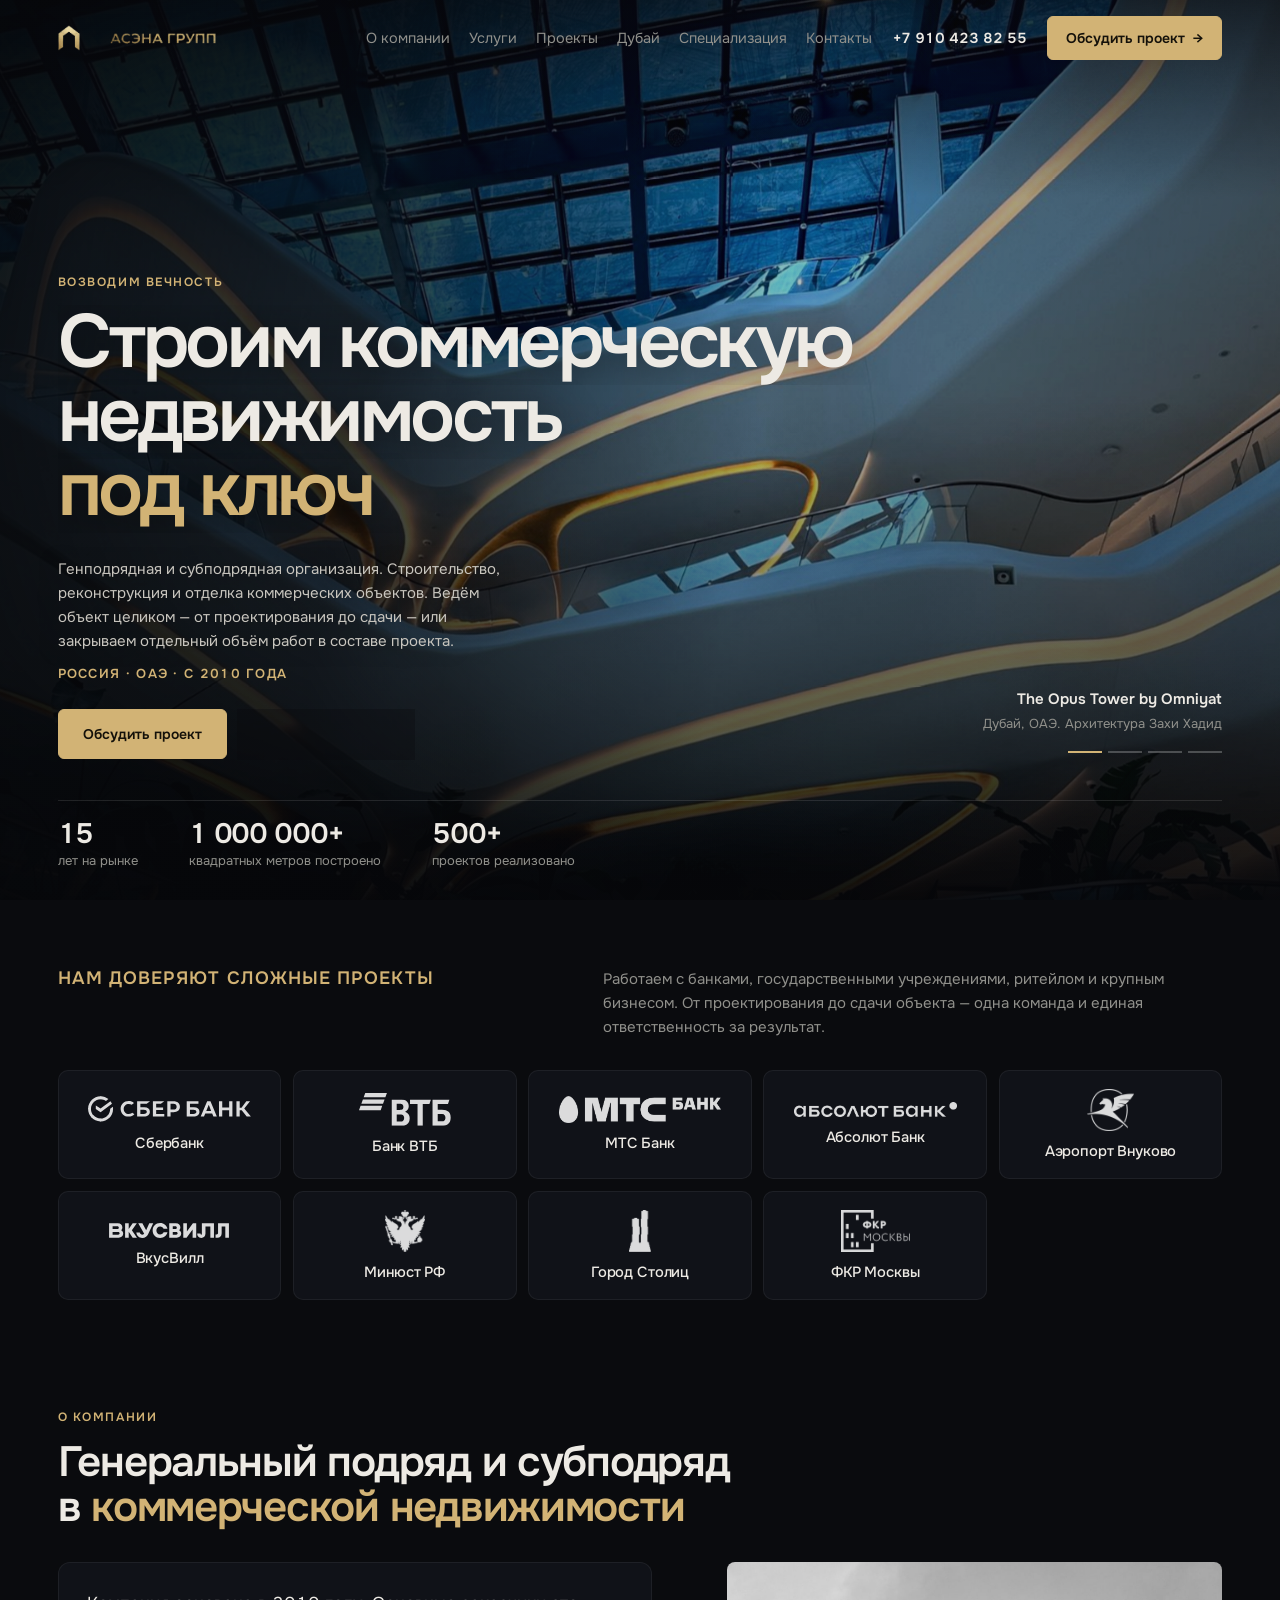
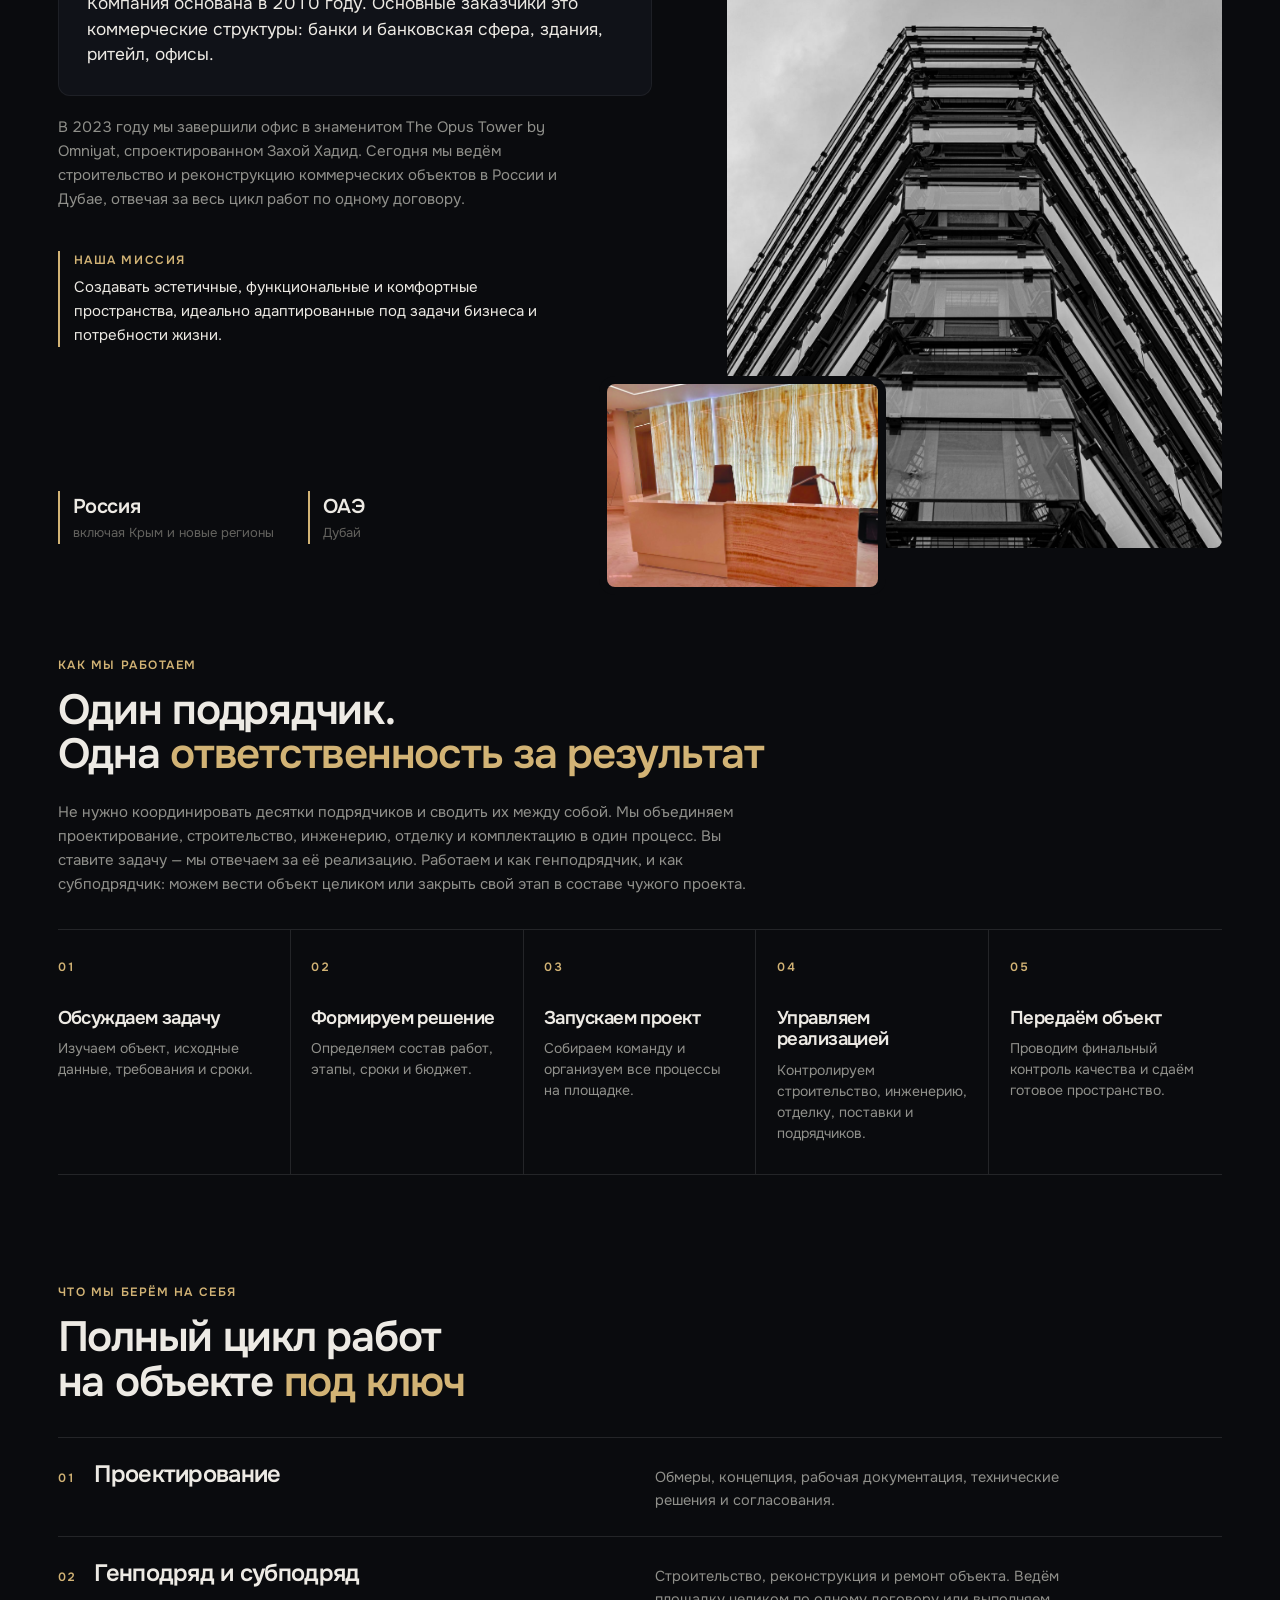
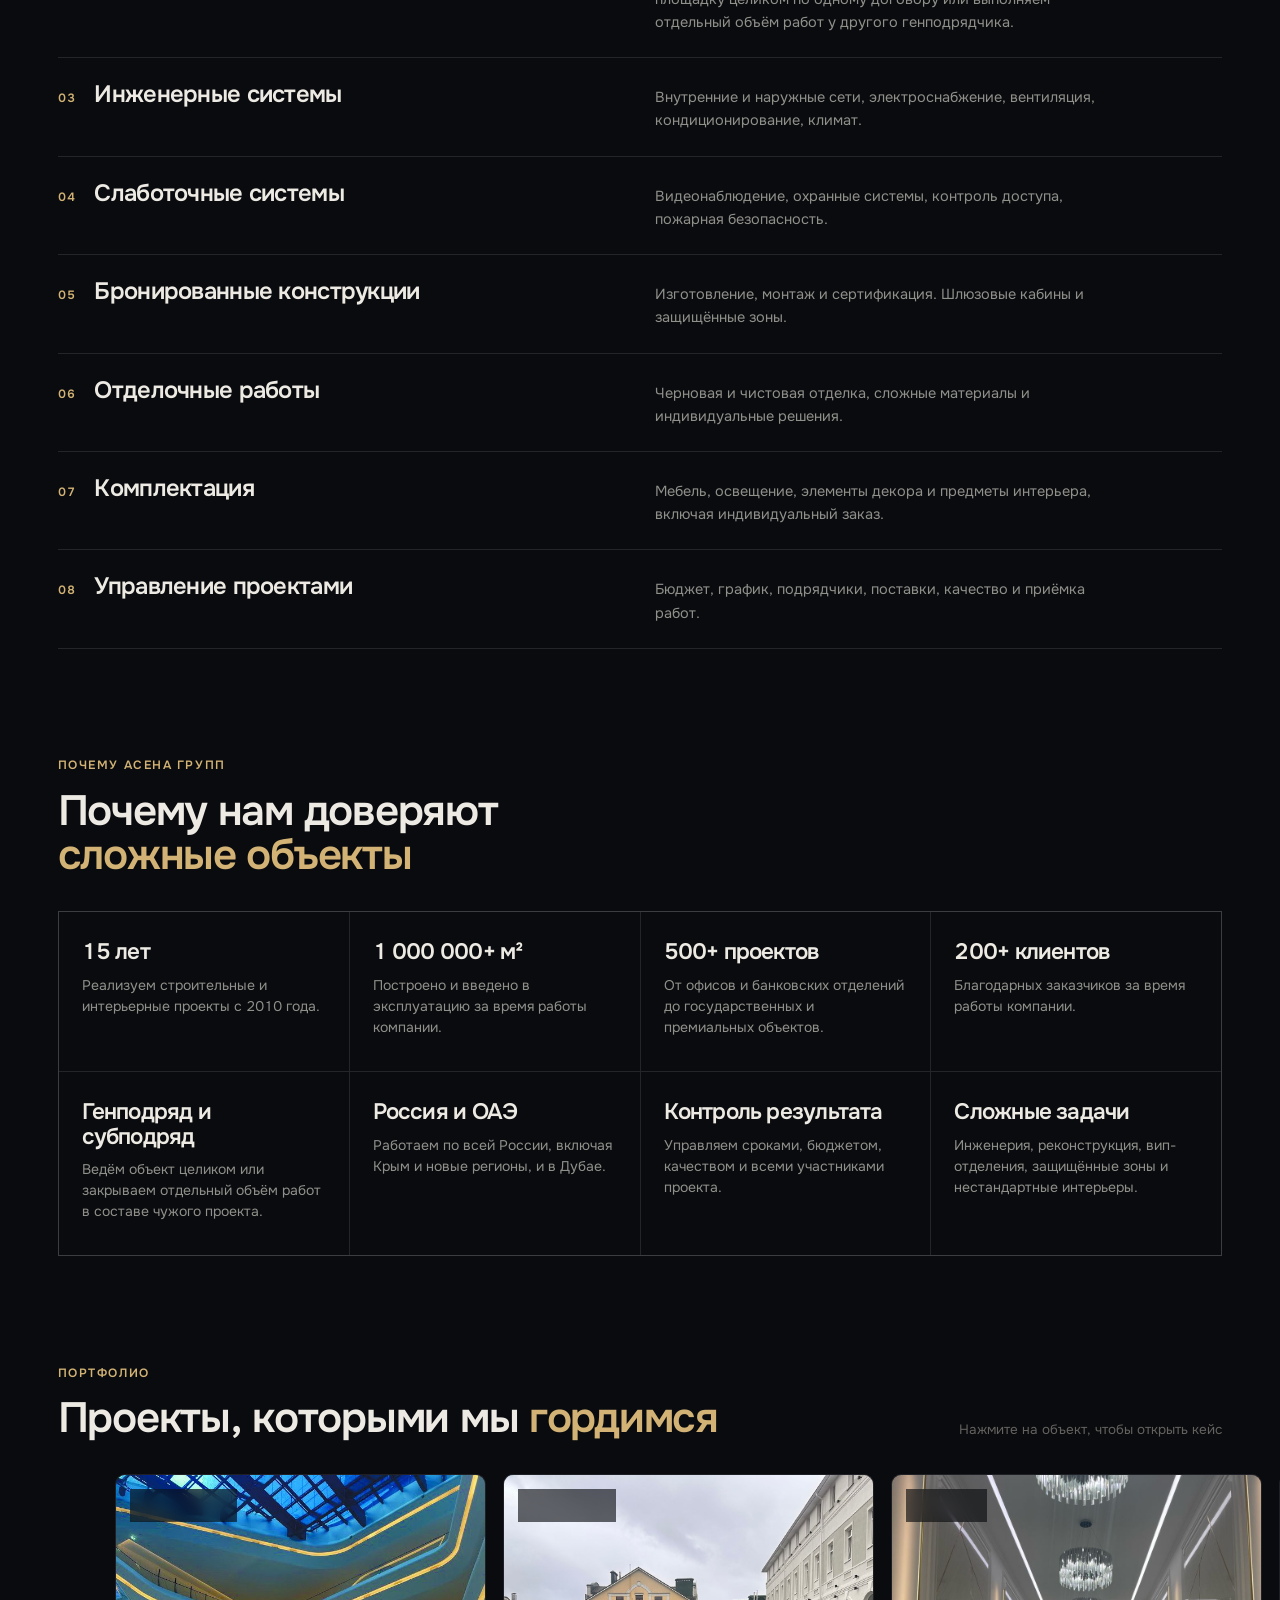
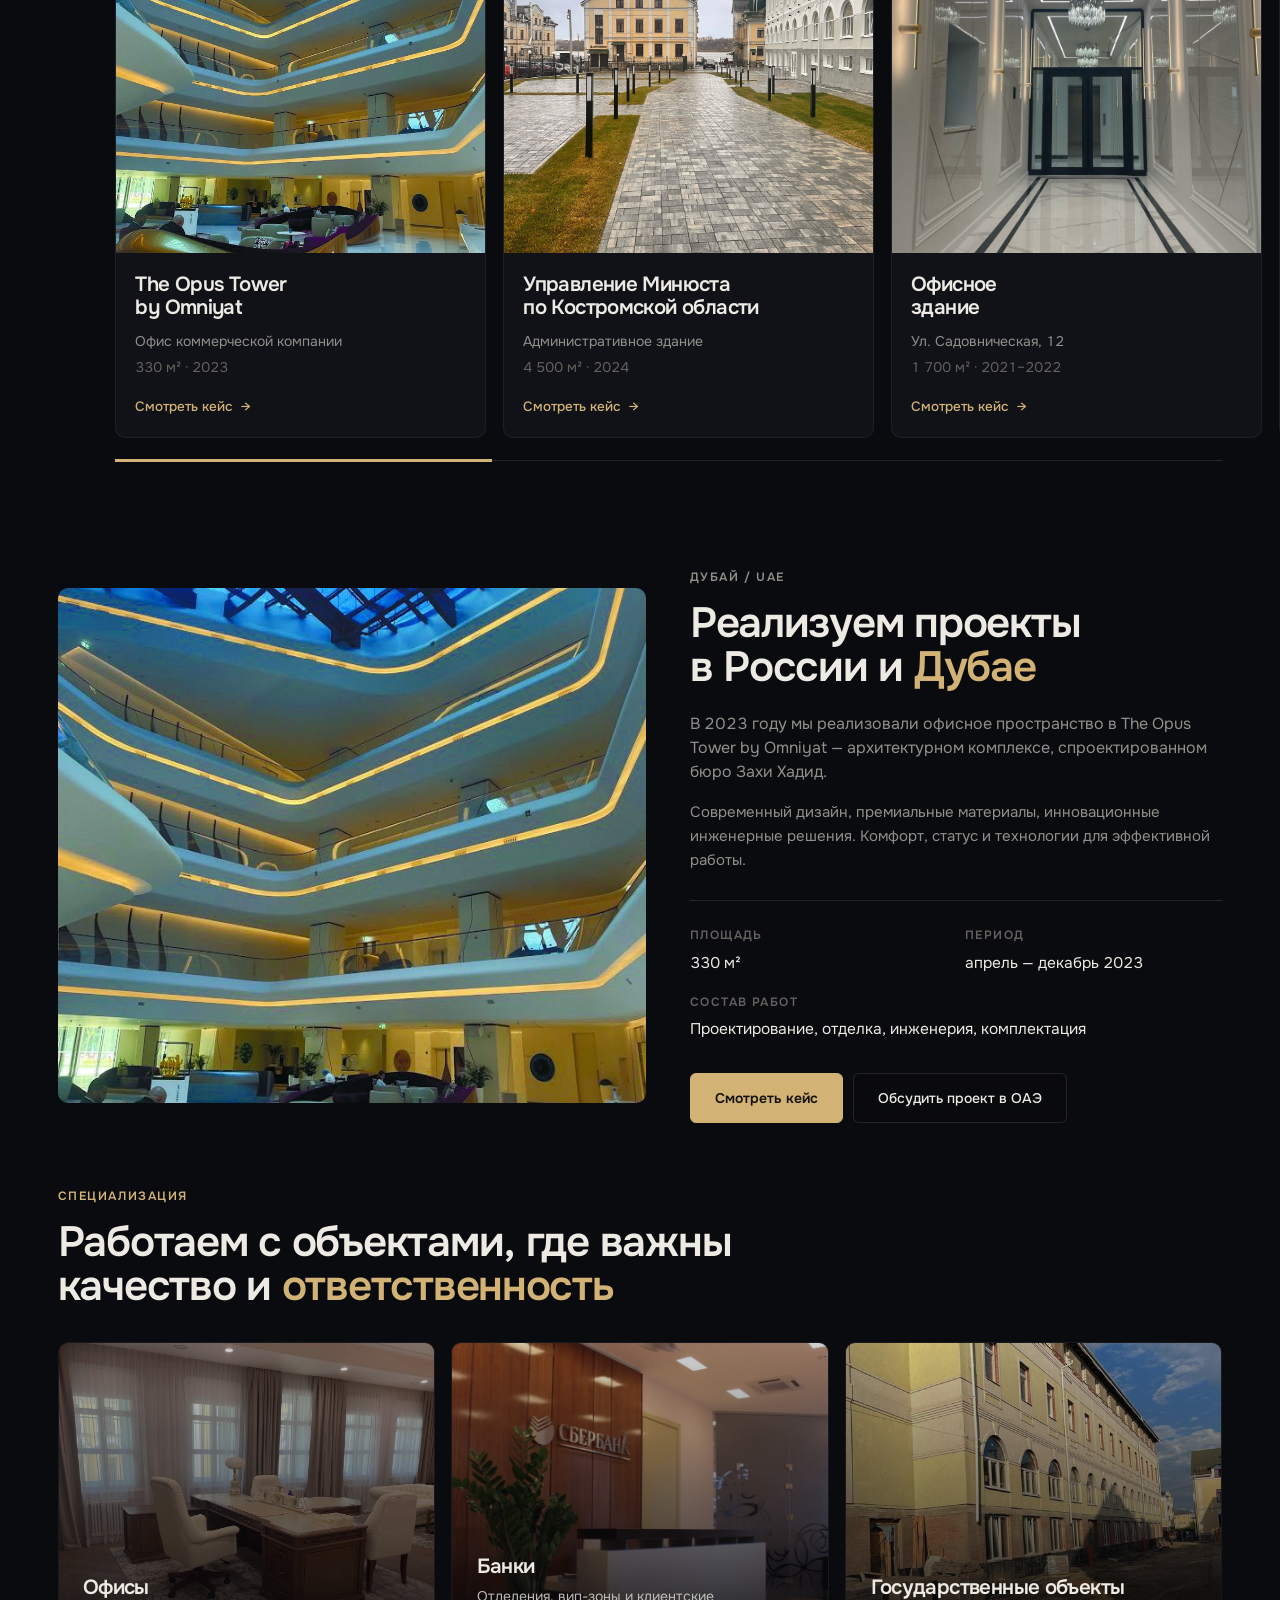
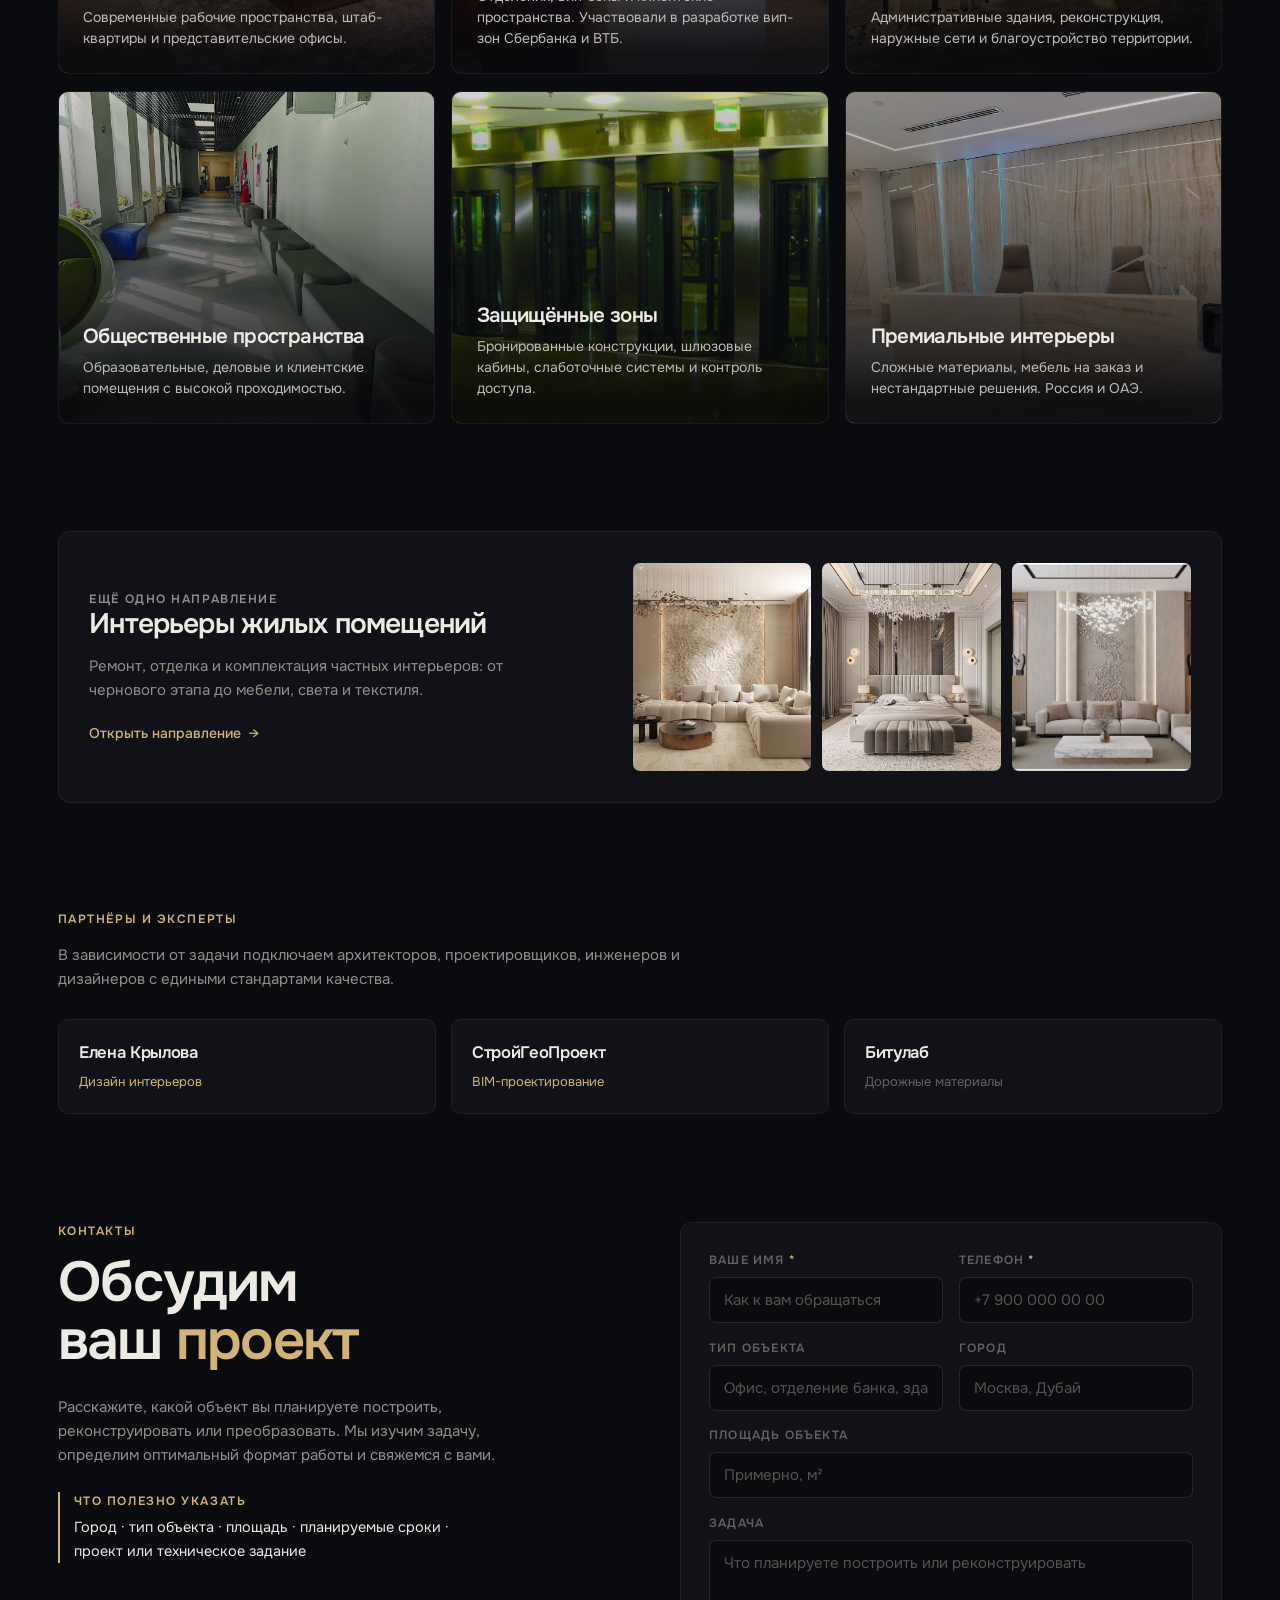
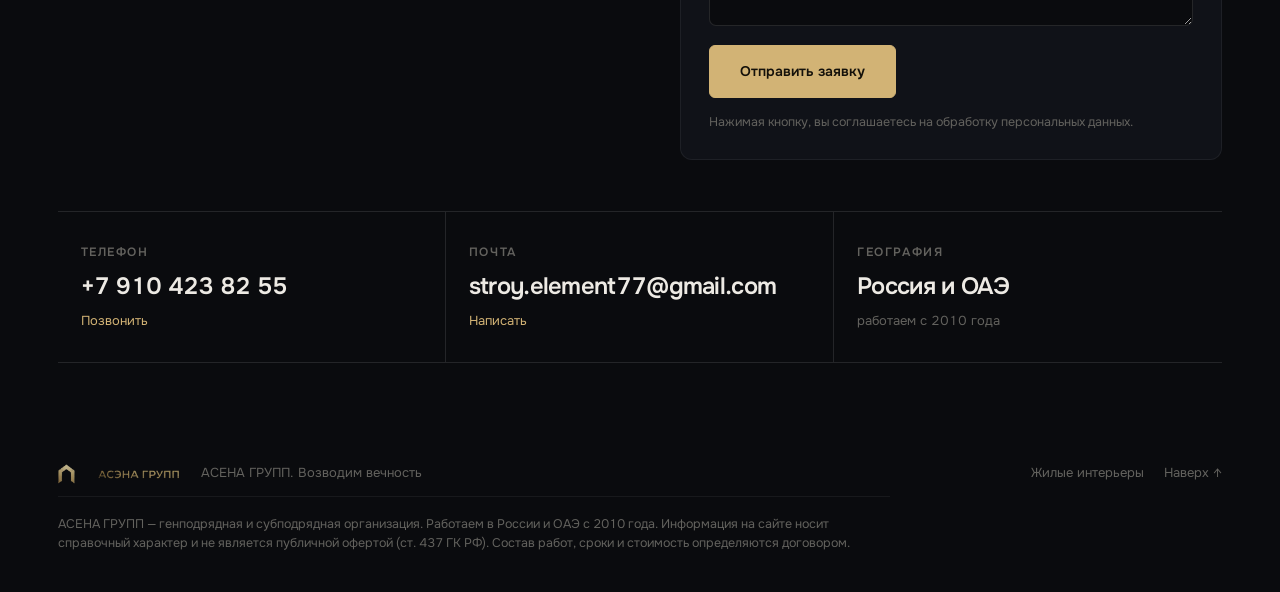
<file: index.html>
<!DOCTYPE html>
<html lang="ru">
<head>
<meta charset="utf-8">
<meta name="viewport" content="width=device-width, initial-scale=1">
<title>АСЕНА ГРУПП. Строительство коммерческой недвижимости под ключ</title>
<meta name="description" content="АСЕНА ГРУПП: генподрядная и субподрядная организация. Строительство, реконструкция и отделка коммерческой недвижимости под ключ. 15 лет, 1 000 000+ м², 500+ проектов. Россия и ОАЭ.">
<meta name="theme-color" content="#0A0B0E">
<meta property="og:title" content="АСЕНА ГРУПП. Строим коммерческую недвижимость под ключ">
<meta property="og:description" content="Генподряд и субподряд, строительство, реконструкция и отделка коммерческих объектов. 15 лет, 500+ проектов, Россия и ОАЭ.">
<meta property="og:image" content="assets/img/hero-opus.jpg">
<meta property="og:type" content="website">
<link rel="icon" href="assets/img/favicon.png">
<link rel="preconnect" href="https://fonts.googleapis.com">
<link rel="preconnect" href="https://fonts.gstatic.com" crossorigin>
<link href="https://fonts.googleapis.com/css2?family=Onest:wght@300;400;500;600;700&display=swap" rel="stylesheet">
<!-- ?v= в конце пути сбрасывает кэш браузера: после правки css или js увеличить номер -->
<link rel="stylesheet" href="assets/css/style.css?v=8">
</head>
<body>

<!-- ========== ЖИВОЙ ФОН ==========
     Четыре слоя: тёплое свечение, текстура оникса из материалов компании,
     зерно и виньетка. Всё регулируется в :root, блок .bg в style.css -->
<div class="bg" aria-hidden="true">
  <span class="bg__glow"></span>
  <span class="bg__stone"></span>
  <span class="bg__cursor"></span>
  <span class="bg__grain"></span>
  <span class="bg__vignette"></span>
</div>

<div class="blueprint" aria-hidden="true"><span></span><span></span><span></span><span></span><span></span></div>

<!-- ========== ШАПКА ==========
     Кнопка «Обсудить проект» видна всегда, на любом экране и на любой высоте
     прокрутки: это главный путь к заявке -->
<header class="hdr" id="hdr">
  <a class="hdr__logo" href="#top" aria-label="АСЕНА ГРУПП, на главную">
    <img src="assets/img/logo.png" alt="АСЕНА ГРУПП">
  </a>
  <nav class="hdr__nav" id="nav">
    <a href="#about">О компании</a>
    <a href="#services">Услуги</a>
    <a href="#projects">Проекты</a>
    <a href="#dubai">Дубай</a>
    <a href="#spec">Специализация</a>
    <a href="#contacts">Контакты</a>
    <a class="nav-tel" href="tel:+79104238255">+7 910 423 82 55</a>
  </nav>
  <a class="hdr__tel" href="tel:+79104238255">+7 910 423 82 55</a>
  <button class="hdr__cta" type="button" data-lead="Шапка сайта">Обсудить проект <i>&rarr;</i></button>
  <button class="burger" id="burger" aria-label="Меню" aria-expanded="false"><i></i><i></i></button>
</header>

<main id="top">

<!-- ========== ПЕРВЫЙ ЭКРАН ==========
     Кадр во весь экран: объекты сменяют друг друга сами,
     текст лежит поверх фотографии. Разметка слайдов ниже,
     логика в assets/js/main.js, стили в блоке «ПЕРВЫЙ ЭКРАН» -->
<section class="hero" id="hero">

  <div class="hero__stage">
    <div class="hero__slide is-on" style="--pos:38%" data-title="The Opus Tower by Omniyat" data-place="Дубай, ОАЭ. Архитектура Захи Хадид">
      <img src="assets/img/hero-opus.jpg" alt="Атриум The Opus Tower by Omniyat, Дубай" fetchpriority="high">
    </div>
    <div class="hero__slide" data-title="Офис в Дубае" data-place="Ресепшн из подсвеченного оникса">
      <img src="assets/img/dubai-onyx.jpg" alt="Ресепшн из оникса, офис в Дубае" fetchpriority="low" decoding="async">
    </div>
    <div class="hero__slide" style="--pos:62%" data-title="Офис в Москве" data-place="Статус и комфорт">
      <img src="assets/img/moscow-lounge.jpg" alt="Зона отдыха офиса в Москве" fetchpriority="low" decoding="async">
    </div>
    <div class="hero__slide" style="--pos:40%" data-title="Управление Минюста" data-place="Кострома. Холл административного здания">
      <img src="assets/img/kostroma-lobby.jpg" alt="Холл административного здания в Костроме" fetchpriority="low" decoding="async">
    </div>
  </div>
  <span class="hero__scrim" aria-hidden="true"></span>

  <div class="hero__body">
    <div class="hero__in">
      <div class="hero__text">
        <p class="tag hero__up">Возводим вечность</p>
        <h1>
          <span class="l" style="--i:0"><b>Строим коммерческую</b></span>
          <span class="l" style="--i:1"><b>недвижимость</b></span>
          <span class="l" style="--i:2"><b><em class="accent">под ключ</em></b></span>
        </h1>
        <p class="hero__lead hero__up">Генподрядная и субподрядная организация. Строительство, реконструкция и отделка коммерческих объектов. Ведём объект целиком — от проектирования до сдачи — или закрываем отдельный объём работ в составе проекта.</p>
        <p class="hero__geo hero__up">Россия · ОАЭ · с 2010 года</p>
        <div class="hero__act hero__up">
          <button class="btn btn--solid" type="button" data-lead="Первый экран">Обсудить проект</button>
          <a class="btn btn--ghost" href="#projects">Смотреть проекты</a>
        </div>
      </div>

      <div class="hero__ctrl hero__up">
        <div class="hero__cap is-in">
          <b>The Opus Tower by Omniyat</b>
          <i>Дубай, ОАЭ. Архитектура Захи Хадид</i>
        </div>
        <div class="hero__bars">
          <button class="hero__bar is-on" type="button" aria-label="Объект 1"><i></i></button>
          <button class="hero__bar" type="button" aria-label="Объект 2"><i></i></button>
          <button class="hero__bar" type="button" aria-label="Объект 3"><i></i></button>
          <button class="hero__bar" type="button" aria-label="Объект 4"><i></i></button>
        </div>
      </div>
    </div>

    <div class="hero__meta hero__up">
      <div><b>15</b><span>лет на рынке</span></div>
      <div><b>1 000 000+</b><span>квадратных метров построено</span></div>
      <div><b>500+</b><span>проектов реализовано</span></div>
    </div>
  </div>
</section>

<!-- ========== НАМ ДОВЕРЯЮТ ==========
     Заказчики подняты сразу под первый экран: это самое сильное
     доказательство уровня компании, ему нельзя лежать в подвале.
     Логотипов у нас нет, поэтому названия набраны крупным текстом -->
<section class="sect trust" id="trust">
  <div class="trust__head">
    <p class="tag">Нам доверяют сложные проекты</p>
    <p class="trust__lead">Работаем с банками, государственными учреждениями, ритейлом и крупным бизнесом. От проектирования до сдачи объекта — одна команда и единая ответственность за результат.</p>
  </div>
  <!-- Плитка заказчика. Когда заказчик пришлёт настоящие логотипы:
       положить файл в assets/img/clients/ и добавить первой строкой внутрь <li>
       <img src="assets/img/clients/sber.svg" alt="Сбербанк">
       Название под логотипом остаётся, размеры подстроятся сами.
       Логотипы чужих компаний стоит согласовать с их владельцами. -->
  <ul class="trust__list">
    <li class="trust__i"><img src="assets/img/clients/sber.svg" alt="Сбербанк" loading="lazy"><span>Сбербанк</span></li>
    <li class="trust__i"><img src="assets/img/clients/vtb.svg" alt="Банк ВТБ" loading="lazy"><span>Банк ВТБ</span></li>
    <li class="trust__i"><img src="assets/img/clients/mts.png" alt="МТС Банк" loading="lazy"><span>МТС Банк</span></li>
    <li class="trust__i"><img src="assets/img/clients/absolut.png" alt="Абсолют Банк" loading="lazy"><span>Абсолют Банк</span></li>
    <li class="trust__i"><img src="assets/img/clients/vnukovo.png" alt="Аэропорт Внуково" loading="lazy"><span>Аэропорт Внуково</span></li>
    <li class="trust__i"><img src="assets/img/clients/vkusvill.svg" alt="ВкусВилл" loading="lazy"><span>ВкусВилл</span></li>
    <li class="trust__i"><img src="assets/img/clients/minjust.png" alt="Минюст РФ" loading="lazy"><span>Минюст РФ</span></li>
    <li class="trust__i"><img src="assets/img/clients/gorod.png" alt="Город Столиц" loading="lazy"><span>Город Столиц</span></li>
    <li class="trust__i"><img src="assets/img/clients/fkr.png" alt="ФКР Москвы" loading="lazy"><span>ФКР Москвы</span></li>
  </ul>
</section>

<!-- ========== О КОМПАНИИ ========== -->
<section class="sect about" id="about">
  <div class="sect__head">
    <p class="tag">О компании</p>
    <h2 class="h2">Генеральный подряд и субподряд<br>в <span class="accent">коммерческой недвижимости</span></h2>
  </div>

  <div class="about__body">
    <div class="about__txt">
      <p class="lead reveal">Компания основана в 2010 году. Основные заказчики это коммерческие структуры: банки и банковская сфера, здания, ритейл, офисы.</p>
      <p class="reveal">В 2023 году мы завершили офис в знаменитом The Opus Tower by Omniyat, спроектированном Захой Хадид. Сегодня мы ведём строительство и реконструкцию коммерческих объектов в России и Дубае, отвечая за весь цикл работ по одному договору.</p>

      <p class="mission reveal"><span>Наша миссия</span>Создавать эстетичные, функциональные и комфортные пространства, идеально адаптированные под задачи бизнеса и потребности жизни.</p>

      <ul class="about__pins reveal">
        <li><b>Россия</b><span>включая Крым и новые регионы</span></li>
        <li><b>ОАЭ</b><span>Дубай</span></li>
      </ul>
    </div>

    <div class="about__media">
      <figure class="reveal"><img src="assets/img/opus-tower.jpg" alt="The Opus Tower, Дубай" loading="lazy"></figure>
      <figure class="about__off reveal"><img src="assets/img/dubai-onyx.jpg" alt="Ресепшн из оникса, офис в Дубае" loading="lazy"></figure>
    </div>
  </div>
</section>

<!-- ========== КАК МЫ РАБОТАЕМ ==========
     Главный смысловой блок: объясняет, почему выгодно отдать объект целиком.
     Пять шагов вместо перечисления услуг — снимает у заказчика тревогу
     «а что будет происходить после подписания договора» -->
<section class="sect flow" id="flow">
  <div class="sect__head">
    <p class="tag">Как мы работаем</p>
    <h2 class="h2">Один подрядчик.<br>Одна <span class="accent">ответственность за результат</span></h2>
    <p class="flow__lead reveal">Не нужно координировать десятки подрядчиков и сводить их между собой. Мы объединяем проектирование, строительство, инженерию, отделку и комплектацию в один процесс. Вы ставите задачу — мы отвечаем за её реализацию. Работаем и как генподрядчик, и как субподрядчик: можем вести объект целиком или закрыть свой этап в составе чужого проекта.</p>
  </div>

  <ol class="flow__list">
    <li class="flow__i reveal">
      <b>01</b>
      <h3>Обсуждаем задачу</h3>
      <p>Изучаем объект, исходные данные, требования и сроки.</p>
    </li>
    <li class="flow__i reveal">
      <b>02</b>
      <h3>Формируем решение</h3>
      <p>Определяем состав работ, этапы, сроки и бюджет.</p>
    </li>
    <li class="flow__i reveal">
      <b>03</b>
      <h3>Запускаем проект</h3>
      <p>Собираем команду и организуем все процессы на площадке.</p>
    </li>
    <li class="flow__i reveal">
      <b>04</b>
      <h3>Управляем реализацией</h3>
      <p>Контролируем строительство, инженерию, отделку, поставки и подрядчиков.</p>
    </li>
    <li class="flow__i reveal">
      <b>05</b>
      <h3>Передаём объект</h3>
      <p>Проводим финальный контроль качества и сдаём готовое пространство.</p>
    </li>
  </ol>
</section>

<!-- ========== УСЛУГИ ========== -->
<section class="sect services" id="services">
  <div class="sect__head">
    <p class="tag">Что мы берём на себя</p>
    <h2 class="h2">Полный цикл работ<br>на объекте <span class="accent">под ключ</span></h2>
  </div>

  <ul class="srv" id="srv">
    <li class="srv__i reveal" data-img="assets/img/kostroma-raw.jpg">
      <h3><b>01</b>Проектирование</h3><p>Обмеры, концепция, рабочая документация, технические решения и согласования.</p>
    </li>
    <li class="srv__i reveal" data-img="assets/img/kostroma-yard.jpg">
      <h3><b>02</b>Генподряд и субподряд</h3><p>Строительство, реконструкция и ремонт объекта. Ведём площадку целиком по одному договору или выполняем отдельный объём работ у другого генподрядчика.</p>
    </li>
    <li class="srv__i reveal" data-img="assets/img/dubai-window.jpg">
      <h3><b>03</b>Инженерные системы</h3><p>Внутренние и наружные сети, электроснабжение, вентиляция, кондиционирование, климат.</p>
    </li>
    <li class="srv__i reveal" data-img="assets/img/bank-branch.jpg">
      <h3><b>04</b>Слаботочные системы</h3><p>Видеонаблюдение, охранные системы, контроль доступа, пожарная безопасность.</p>
    </li>
    <li class="srv__i reveal" data-img="assets/img/gates.jpg">
      <h3><b>05</b>Бронированные конструкции</h3><p>Изготовление, монтаж и сертификация. Шлюзовые кабины и защищённые зоны.</p>
    </li>
    <li class="srv__i reveal" data-img="assets/img/moscow-corridor.jpg">
      <h3><b>06</b>Отделочные работы</h3><p>Черновая и чистовая отделка, сложные материалы и индивидуальные решения.</p>
    </li>
    <li class="srv__i reveal" data-img="assets/img/moscow-lounge.jpg">
      <h3><b>07</b>Комплектация</h3><p>Мебель, освещение, элементы декора и предметы интерьера, включая индивидуальный заказ.</p>
    </li>
    <li class="srv__i reveal" data-img="assets/img/dubai-meeting.jpg">
      <h3><b>08</b>Управление проектами</h3><p>Бюджет, график, подрядчики, поставки, качество и приёмка работ.</p>
    </li>
  </ul>
  <div class="srv__peek" id="srvPeek" aria-hidden="true"><img src="assets/img/dubai-lobby.jpg" alt=""></div>
</section>

<!-- ========== ПОЧЕМУ МЫ ==========
     Отвечает на главный вопрос заказчика: «почему я должен отдать вам объект».
     Сюда же собраны все цифры, поэтому отдельного блока с цифрами больше нет -->
<section class="sect why" id="why">
  <div class="sect__head">
    <p class="tag">Почему АСЕНА ГРУПП</p>
    <h2 class="h2">Почему нам доверяют<br><span class="accent">сложные объекты</span></h2>
  </div>

  <div class="why__grid">
    <div class="why__i reveal"><b>15 лет</b><span>Реализуем строительные и интерьерные проекты с 2010 года.</span></div>
    <div class="why__i reveal"><b>1 000 000+ м²</b><span>Построено и введено в эксплуатацию за время работы компании.</span></div>
    <div class="why__i reveal"><b>500+ проектов</b><span>От офисов и банковских отделений до государственных и премиальных объектов.</span></div>
    <div class="why__i reveal"><b>200+ клиентов</b><span>Благодарных заказчиков за время работы компании.</span></div>
    <div class="why__i reveal"><b>Генподряд и субподряд</b><span>Ведём объект целиком или закрываем отдельный объём работ в составе чужого проекта.</span></div>
    <div class="why__i reveal"><b>Россия и ОАЭ</b><span>Работаем по всей России, включая Крым и новые регионы, и в Дубае.</span></div>
    <div class="why__i reveal"><b>Контроль результата</b><span>Управляем сроками, бюджетом, качеством и всеми участниками проекта.</span></div>
    <div class="why__i reveal"><b>Сложные задачи</b><span>Инженерия, реконструкция, вип-отделения, защищённые зоны и нестандартные интерьеры.</span></div>
  </div>
</section>

<!-- ========== ПРОЕКТЫ ==========
     Карточка открывает кейс: описание, факты и большая галерея.
     Содержимое кейса лежит в <template> в конце страницы, id совпадает
     со значением data-case у карточки. Фотографии внутри <template>
     браузер не грузит, пока кейс не открыли -->
<section class="sect projects" id="projects">
  <div class="sect__head projects__head">
    <div>
      <p class="tag">Портфолио</p>
      <h2 class="h2">Проекты, которыми мы <span class="accent">гордимся</span></h2>
    </div>
    <p class="projects__hint">Нажмите на объект, чтобы открыть кейс</p>
  </div>

  <div class="railx" id="railx">
    <div class="railx__track">

      <article class="card" data-case="case-opus" tabindex="0" role="button" aria-label="Открыть кейс: The Opus Tower by Omniyat">
        <div class="card__img"><img src="assets/img/dubai-atrium.jpg" alt="Офис в The Opus Tower, Дубай" loading="lazy"><span class="card__flag">Дубай, ОАЭ</span></div>
        <div class="card__body">
          <h3>The Opus Tower<br>by Omniyat</h3>
          <p class="card__sub">Офис коммерческой компании</p>
          <p class="card__facts">330 м² · 2023</p>
          <span class="card__more">Смотреть кейс <i>&rarr;</i></span>
        </div>
      </article>

      <article class="card" data-case="case-kostroma" tabindex="0" role="button" aria-label="Открыть кейс: Управление Минюста по Костромской области">
        <div class="card__img"><img src="assets/img/kostroma-yard.jpg" alt="Административное здание в Костроме" loading="lazy"><span class="card__flag">Кострома</span></div>
        <div class="card__body">
          <h3>Управление Минюста<br>по Костромской области</h3>
          <p class="card__sub">Административное здание</p>
          <p class="card__facts">4 500 м² · 2024</p>
          <span class="card__more">Смотреть кейс <i>&rarr;</i></span>
        </div>
      </article>

      <article class="card" data-case="case-moscow" tabindex="0" role="button" aria-label="Открыть кейс: офисное здание в Москве">
        <div class="card__img"><img src="assets/img/moscow-corridor.jpg" alt="Офисное здание на Садовнической, Москва" loading="lazy"><span class="card__flag">Москва</span></div>
        <div class="card__body">
          <h3>Офисное<br>здание</h3>
          <p class="card__sub">Ул. Садовническая, 12</p>
          <p class="card__facts">1 700 м² · 2021–2022</p>
          <span class="card__more">Смотреть кейс <i>&rarr;</i></span>
        </div>
      </article>

      <article class="card" data-case="case-college" tabindex="0" role="button" aria-label="Открыть кейс: Московский колледж бизнес-технологий">
        <div class="card__img"><img src="assets/img/college-class.jpg" alt="Московский колледж бизнес-технологий" loading="lazy"><span class="card__flag">Москва</span></div>
        <div class="card__body">
          <h3>Московский колледж<br>бизнес-технологий</h3>
          <p class="card__sub">Образовательный объект</p>
          <p class="card__facts">4 000 м² · 2025</p>
          <span class="card__more">Смотреть кейс <i>&rarr;</i></span>
        </div>
      </article>

      <article class="card" data-case="case-sochi" tabindex="0" role="button" aria-label="Открыть кейс: вип-отделение Сбербанка в Сочи">
        <div class="card__img"><img src="assets/img/bank-sochi.jpg" alt="VIP-отделение Сбербанка в Сочи" loading="lazy"><span class="card__flag">Сочи</span></div>
        <div class="card__body">
          <h3>Сбербанк,<br>вип-отделение</h3>
          <p class="card__sub">Реконструкция здания</p>
          <p class="card__facts">2012</p>
          <span class="card__more">Смотреть кейс <i>&rarr;</i></span>
        </div>
      </article>

      <article class="card" data-case="case-makeevka" tabindex="0" role="button" aria-label="Открыть кейс: отделение Сбербизнес в Макеевке">
        <div class="card__img"><img src="assets/img/bank-makeevka.jpg" alt="Отделение Сбербизнес после переформатирования, Макеевка" loading="lazy"><span class="card__flag">ДНР, Макеевка</span></div>
        <div class="card__body">
          <h3>Отделение<br>Сбербизнес</h3>
          <p class="card__sub">Переформатирование отделения</p>
          <p class="card__facts">2024–2025</p>
          <span class="card__more">Смотреть кейс <i>&rarr;</i></span>
        </div>
      </article>

      <article class="card" data-case="case-admin" tabindex="0" role="button" aria-label="Открыть кейс: административное здание">
        <div class="card__img"><img src="assets/img/admin-office.jpg" alt="Административное здание" loading="lazy"><span class="card__flag">Россия</span></div>
        <div class="card__body">
          <h3>Административное<br>здание</h3>
          <p class="card__sub">Ремонт помещений</p>
          <p class="card__facts">350 м² · 2025</p>
          <span class="card__more">Смотреть кейс <i>&rarr;</i></span>
        </div>
      </article>

      <article class="card" data-case="case-gates" tabindex="0" role="button" aria-label="Открыть кейс: шлюзовые кабины">
        <div class="card__img"><img src="assets/img/gates.jpg" alt="Шлюзовые кабины" loading="lazy"><span class="card__flag">Россия</span></div>
        <div class="card__body">
          <h3>Шлюзовые<br>кабины</h3>
          <p class="card__sub">Поставка и установка</p>
          <p class="card__facts">2017</p>
          <span class="card__more">Смотреть кейс <i>&rarr;</i></span>
        </div>
      </article>

      <article class="card" data-case="case-absolut" tabindex="0" role="button" aria-label="Открыть кейс: Абсолют Банк">
        <div class="card__img"><img src="assets/img/bank-absolut.jpg" alt="Отделение Абсолют Банка" loading="lazy"><span class="card__flag">Россия</span></div>
        <div class="card__body">
          <h3>Абсолют<br>Банк</h3>
          <p class="card__sub">Ремонт отделения</p>
          <p class="card__facts">2008</p>
          <span class="card__more">Смотреть кейс <i>&rarr;</i></span>
        </div>
      </article>

    </div>
  </div>
  <div class="railx__bar"><i id="railBar"></i></div>
</section>

<!-- ========== ДУБАЙ ==========
     The Opus Tower by Omniyat — самый сильный объект в портфолио,
     поэтому у него отдельная широкая секция, а не карточка в общем ряду -->
<section class="dubai" id="dubai">
  <div class="dubai__media">
    <img src="assets/img/dubai-atrium.jpg" alt="Офис в The Opus Tower by Omniyat, Дубай" loading="lazy">
  </div>
  <div class="dubai__txt">
    <p class="tag">Дубай / UAE</p>
    <h2 class="h2">Реализуем проекты<br>в России и <span class="accent">Дубае</span></h2>
    <p class="dubai__lead">В 2023 году мы реализовали офисное пространство в The Opus Tower by Omniyat — архитектурном комплексе, спроектированном бюро Захи Хадид.</p>
    <p>Современный дизайн, премиальные материалы, инновационные инженерные решения. Комфорт, статус и технологии для эффективной работы.</p>
    <dl class="dubai__facts">
      <div><dt>Площадь</dt><dd>330 м²</dd></div>
      <div><dt>Период</dt><dd>апрель — декабрь 2023</dd></div>
      <div><dt>Состав работ</dt><dd>Проектирование, отделка, инженерия, комплектация</dd></div>
    </dl>
    <div class="dubai__act">
      <button class="btn btn--solid" type="button" data-case="case-opus">Смотреть кейс</button>
      <button class="btn btn--ghost" type="button" data-lead="Блок Дубай">Обсудить проект в ОАЭ</button>
    </div>
  </div>
</section>

<!-- ========== СПЕЦИАЛИЗАЦИЯ ==========
     Пришло на место блока «Задачи, в которых мы сильнее всего»:
     заказчик за секунду находит свой тип объекта -->
<section class="sect spec" id="spec">
  <div class="sect__head">
    <p class="tag">Специализация</p>
    <h2 class="h2">Работаем с объектами, где важны<br>качество и <span class="accent">ответственность</span></h2>
  </div>

  <div class="spec__grid">
    <article class="sp reveal">
      <img src="assets/img/moscow-cabinet.jpg" alt="Кабинет руководителя, офис в Москве" loading="lazy">
      <div class="sp__txt">
        <h3>Офисы</h3>
        <p>Современные рабочие пространства, штаб-квартиры и представительские офисы.</p>
      </div>
    </article>

    <article class="sp reveal">
      <img src="assets/img/bank-sber-desk.jpg" alt="Ресепшн отделения Сбербанка" loading="lazy">
      <div class="sp__txt">
        <h3>Банки</h3>
        <p>Отделения, вип-зоны и клиентские пространства. Участвовали в разработке вип-зон Сбербанка и ВТБ.</p>
      </div>
    </article>

    <article class="sp reveal">
      <img src="assets/img/kostroma-facade.jpg" alt="Административное здание в Костроме" loading="lazy">
      <div class="sp__txt">
        <h3>Государственные объекты</h3>
        <p>Административные здания, реконструкция, наружные сети и благоустройство территории.</p>
      </div>
    </article>

    <article class="sp reveal">
      <img src="assets/img/college-corridor.jpg" alt="Коридор Московского колледжа бизнес-технологий" loading="lazy">
      <div class="sp__txt">
        <h3>Общественные пространства</h3>
        <p>Образовательные, деловые и клиентские помещения с высокой проходимостью.</p>
      </div>
    </article>

    <article class="sp reveal">
      <img src="assets/img/gates.jpg" alt="Шлюзовые кабины" loading="lazy">
      <div class="sp__txt">
        <h3>Защищённые зоны</h3>
        <p>Бронированные конструкции, шлюзовые кабины, слаботочные системы и контроль доступа.</p>
      </div>
    </article>

    <article class="sp reveal">
      <img src="assets/img/dubai-reception.jpg" alt="Ресепшн офиса в Дубае" loading="lazy">
      <div class="sp__txt">
        <h3>Премиальные интерьеры</h3>
        <p>Сложные материалы, мебель на заказ и нестандартные решения. Россия и ОАЭ.</p>
      </div>
    </article>
  </div>
</section>

<!-- ========== ЖИЛОЕ НАПРАВЛЕНИЕ ==========
     Раньше здесь был большой блок про шторы и мебель. Он спорил
     с коммерческим позиционированием, поэтому направление переехало
     на отдельную страницу residential.html, а здесь осталась ссылка -->
<section class="sect resid" id="resid">
  <a class="resid__box reveal" href="residential.html">
    <div class="resid__txt">
      <p class="tag">Ещё одно направление</p>
      <h3>Интерьеры жилых помещений</h3>
      <p>Ремонт, отделка и комплектация частных интерьеров: от чернового этапа до мебели, света и текстиля.</p>
      <span class="resid__link">Открыть направление <i>&rarr;</i></span>
    </div>
    <div class="resid__gal">
      <img src="assets/img/home-living.jpg" alt="Гостиная" loading="lazy">
      <img src="assets/img/home-bedroom.jpg" alt="Спальня" loading="lazy">
      <img src="assets/img/home-hall.jpg" alt="Холл квартиры" loading="lazy">
    </div>
  </a>
</section>

<!-- ========== ПАРТНЁРЫ ==========
     Блок намеренно уменьшен: главная страница продаёт АСЕНА ГРУПП,
     а не партнёров -->
<section class="sect partners" id="partners">
  <p class="tag">Партнёры и эксперты</p>
  <p class="partners__lead">В зависимости от задачи подключаем архитекторов, проектировщиков, инженеров и дизайнеров с едиными стандартами качества.</p>
  <div class="pt">
    <a class="pt__i" href="https://helendesign.ru/" target="_blank" rel="noopener noreferrer">
      <b>Елена Крылова</b><span>Дизайн интерьеров</span>
    </a>
    <a class="pt__i" href="https://stroygeoproekt.ru" target="_blank" rel="noopener noreferrer">
      <b>СтройГеоПроект</b><span>BIM-проектирование</span>
    </a>
    <div class="pt__i">
      <b>Битулаб</b><span>Дорожные материалы</span>
    </div>
  </div>
</section>

<!-- ========== КОНТАКТЫ И ЗАЯВКА ========== -->
<section class="sect contacts" id="contacts">
  <div class="contacts__top">
    <div class="contacts__txt">
      <p class="tag">Контакты</p>
      <h2 class="cta">Обсудим<br>ваш <span class="accent">проект</span></h2>
      <p class="contacts__lead">Расскажите, какой объект вы планируете построить, реконструировать или преобразовать. Мы изучим задачу, определим оптимальный формат работы и свяжемся с вами.</p>
      <p class="contacts__note"><span>Что полезно указать</span>Город · тип объекта · площадь · планируемые сроки · проект или техническое задание</p>
    </div>

    <!-- Короткая форма: обязательны только имя и телефон.
         Отправка настраивается в assets/js/main.js, блок «Форма заявки» -->
    <form class="lead" id="leadForm" novalidate>
      <input type="hidden" name="source" value="Блок контактов">
      <div class="lead__row">
        <label class="fld"><span>Ваше имя <i>*</i></span><input type="text" name="name" required autocomplete="name" placeholder="Как к вам обращаться"></label>
        <label class="fld"><span>Телефон <i>*</i></span><input type="tel" name="phone" required autocomplete="tel" inputmode="tel" placeholder="+7 900 000 00 00"></label>
      </div>
      <div class="lead__row">
        <label class="fld"><span>Тип объекта</span><input type="text" name="kind" placeholder="Офис, отделение банка, здание"></label>
        <label class="fld"><span>Город</span><input type="text" name="city" placeholder="Москва, Дубай"></label>
      </div>
      <label class="fld"><span>Площадь объекта</span><input type="text" name="area" inputmode="numeric" placeholder="Примерно, м²"></label>
      <label class="fld"><span>Задача</span><textarea name="task" rows="3" placeholder="Что планируете построить или реконструировать"></textarea></label>
      <button class="btn btn--solid lead__send" type="submit">Отправить заявку</button>
      <p class="lead__legal">Нажимая кнопку, вы соглашаетесь на обработку персональных данных.</p>
      <p class="lead__done" id="leadDone" role="status" hidden></p>
    </form>
  </div>

  <div class="contacts__grid">
    <a class="cnt" href="tel:+79104238255">
      <span class="cnt__k">Телефон</span>
      <span class="cnt__v">+7 910 423 82 55</span>
      <span class="cnt__a">Позвонить</span>
    </a>
    <a class="cnt" href="mailto:stroy.element77@gmail.com">
      <span class="cnt__k">Почта</span>
      <span class="cnt__v">stroy.element77@gmail.com</span>
      <span class="cnt__a">Написать</span>
    </a>
    <div class="cnt cnt--static">
      <span class="cnt__k">География</span>
      <span class="cnt__v">Россия и ОАЭ</span>
      <span class="cnt__a">работаем с 2010 года</span>
    </div>
  </div>
</section>

</main>

<footer class="ftr">
  <div class="ftr__top">
    <img class="ftr__logo" src="assets/img/logo.png" alt="АСЕНА ГРУПП">
    <p>АСЕНА ГРУПП. Возводим вечность</p>
    <a class="ftr__resid" href="residential.html">Жилые интерьеры</a>
    <a href="#top">Наверх ↑</a>
  </div>
  <p class="ftr__legal">АСЕНА ГРУПП — генподрядная и субподрядная организация. Работаем в России и ОАЭ с 2010 года. Информация на сайте носит справочный характер и не является публичной офертой (ст. 437 ГК РФ). Состав работ, сроки и стоимость определяются договором.</p>
</footer>

<!-- ========== ОКНО КЕЙСА ==========
     Одно окно на все объекты: содержимое подставляется из <template> ниже -->
<div class="modal" id="caseModal" hidden>
  <div class="modal__scrim" data-close></div>
  <div class="modal__win" role="dialog" aria-modal="true" aria-label="Кейс объекта">
    <button class="modal__x" type="button" data-close aria-label="Закрыть">&times;</button>
    <div class="modal__body" id="caseBody"></div>
    <div class="modal__foot">
      <p>Нужен подрядчик для похожего объекта?</p>
      <button class="btn btn--solid" type="button" data-lead="Кейс объекта">Обсудить задачу</button>
    </div>
  </div>
</div>

<!-- ========== ОКНО ЗАЯВКИ ==========
     Та же форма, что в контактах, но вызывается кнопками по всей странице -->
<div class="modal modal--lead" id="leadModal" hidden>
  <div class="modal__scrim" data-close></div>
  <div class="modal__win modal__win--sm" role="dialog" aria-modal="true" aria-label="Обсудить проект">
    <button class="modal__x" type="button" data-close aria-label="Закрыть">&times;</button>
    <div class="modal__pad">
      <p class="tag">Заявка</p>
      <h3 class="modal__h">Обсудить проект</h3>
      <p class="modal__sub">Оставьте контакты — остальное берём на себя. Ответим в рабочее время и уточним детали.</p>

      <form class="lead" id="leadFormModal" novalidate>
        <input type="hidden" name="source" value="Модальное окно">
        <label class="fld"><span>Ваше имя <i>*</i></span><input type="text" name="name" required autocomplete="name" placeholder="Как к вам обращаться"></label>
        <label class="fld"><span>Телефон <i>*</i></span><input type="tel" name="phone" required autocomplete="tel" inputmode="tel" placeholder="+7 900 000 00 00"></label>
        <label class="fld"><span>Задача</span><textarea name="task" rows="3" placeholder="Тип объекта, город, площадь, сроки"></textarea></label>
        <button class="btn btn--solid lead__send" type="submit">Отправить заявку</button>
        <p class="lead__legal">Нажимая кнопку, вы соглашаетесь на обработку персональных данных.</p>
        <p class="lead__done" id="leadDoneModal" role="status" hidden></p>
      </form>

      <div class="modal__alt">
        <a href="tel:+79104238255">+7 910 423 82 55</a>
        <a href="mailto:stroy.element77@gmail.com">stroy.element77@gmail.com</a>
      </div>
    </div>
  </div>
</div>

<!-- ========== СОДЕРЖИМОЕ КЕЙСОВ ==========
     Фотографии внутри <template> браузер не загружает, пока кейс не открыли,
     поэтому большие галереи не тормозят первую загрузку страницы.
     Чтобы добавить объект: новый <template id="case-…"> и data-case у карточки -->

<template id="case-opus">
  <p class="cs__place">Дубай, ОАЭ</p>
  <h2 class="cs__h">The Opus Tower by Omniyat</h2>
  <dl class="cs__facts">
    <div><dt>Площадь</dt><dd>330 м²</dd></div>
    <div><dt>Период</dt><dd>с апреля по декабрь 2023</dd></div>
    <div><dt>Тип объекта</dt><dd>Офис коммерческой компании</dd></div>
    <div><dt>Архитектура здания</dt><dd>Бюро Захи Хадид</dd></div>
  </dl>
  <div class="cs__txt">
    <p>Офисное пространство в The Opus Tower by Omniyat — одном из самых узнаваемых зданий Дубая. Современный дизайн, премиальные материалы, инновационные инженерные решения. Комфорт, статус и технологии для эффективной работы.</p>
    <p><b>Состав работ:</b> проектирование, отделочные работы, инженерные системы, комплектация и индивидуальные элементы интерьера.</p>
  </div>
  <div class="cs__gal">
    <img class="w" src="assets/img/dubai-atrium.jpg" alt="Атриум офиса в The Opus Tower">
    <img src="assets/img/dubai-lobby.jpg" alt="Лобби офиса в Дубае">
    <img src="assets/img/dubai-reception.jpg" alt="Ресепшн офиса в Дубае">
    <img class="w" src="assets/img/dubai-onyx.jpg" alt="Ресепшн из подсвеченного оникса">
    <img src="assets/img/dubai-lounge.jpg" alt="Лаунж-зона офиса в Дубае">
    <img src="assets/img/dubai-meeting.jpg" alt="Переговорная офиса в Дубае">
    <img src="assets/img/dubai-round.jpg" alt="Круглая зона офиса в Дубае">
    <img src="assets/img/dubai-window.jpg" alt="Панорамное остекление офиса в Дубае">
    <img class="w" src="assets/img/opus-tower.jpg" alt="The Opus Tower, Дубай">
  </div>
</template>

<template id="case-kostroma">
  <p class="cs__place">Кострома, ул. Лесная, 11</p>
  <h2 class="cs__h">Управление Минюста по Костромской области</h2>
  <dl class="cs__facts">
    <div><dt>Площадь</dt><dd>4 500 м²</dd></div>
    <div><dt>Период</dt><dd>с апреля по сентябрь 2024</dd></div>
    <div><dt>Тип объекта</dt><dd>Административное здание</dd></div>
    <div><dt>Работы</dt><dd>Ремонт и реставрация, наружные инженерные сети, благоустройство</dd></div>
  </dl>
  <div class="cs__txt">
    <p>Здесь мы воплотили комплексный подход от внутренних работ до благоустройства территории. Элегантные интерьеры, качественные отделочные материалы и современные инженерные системы подчёркивают статус учреждения. Продуманный ландшафтный дизайн гармонично дополняет архитектуру.</p>
  </div>
  <div class="cs__gal">
    <img class="w" src="assets/img/kostroma-facade.jpg" alt="Фасад административного здания в Костроме">
    <img src="assets/img/kostroma-raw.jpg" alt="Здание до начала работ">
    <img src="assets/img/kostroma-yard.jpg" alt="Благоустройство территории">
    <img class="w" src="assets/img/kostroma-lobby.jpg" alt="Холл административного здания">
    <img src="assets/img/kostroma-hall.jpg" alt="Актовый зал">
    <img src="assets/img/kostroma-meeting.jpg" alt="Переговорная">
    <img class="w" src="assets/img/kostroma-cafe.jpg" alt="Зона отдыха">
  </div>
</template>

<template id="case-moscow">
  <p class="cs__place">Москва, ул. Садовническая, 12</p>
  <h2 class="cs__h">Офисное здание</h2>
  <dl class="cs__facts">
    <div><dt>Площадь</dt><dd>1 700 м²</dd></div>
    <div><dt>Период</dt><dd>с октября 2021 по июнь 2022</dd></div>
    <div><dt>Тип объекта</dt><dd>Офисное здание</dd></div>
    <div><dt>Работы</dt><dd>Ремонтные работы здания</dd></div>
  </dl>
  <div class="cs__txt">
    <p>Продуманное пространство, сочетание благородных материалов и функциональных решений. Классика и современность объединены в элегантном интерьере, создавая рабочую атмосферу высокого уровня.</p>
    <p><b>Что вошло в проект:</b> кабинеты руководства, переговорные, рабочие зоны, коридоры и зоны отдыха.</p>
  </div>
  <div class="cs__gal">
    <img class="w" src="assets/img/moscow-corridor.jpg" alt="Коридор офисного здания">
    <img src="assets/img/moscow-cabinet.jpg" alt="Кабинет руководителя">
    <img src="assets/img/moscow-classic.jpg" alt="Переговорная в классическом стиле">
    <img class="w" src="assets/img/moscow-lounge.jpg" alt="Зона отдыха офиса">
    <img src="assets/img/moscow-white.jpg" alt="Светлый кабинет">
    <img src="assets/img/moscow-living.jpg" alt="Лаунж-зона офиса">
  </div>
</template>

<template id="case-college">
  <p class="cs__place">Москва</p>
  <h2 class="cs__h">Московский колледж бизнес-технологий</h2>
  <dl class="cs__facts">
    <div><dt>Площадь</dt><dd>4 000 м²</dd></div>
    <div><dt>Период</dt><dd>с мая по август 2025</dd></div>
    <div><dt>Тип объекта</dt><dd>Образовательное учреждение</dd></div>
    <div><dt>Работы</dt><dd>Ремонтные работы в помещениях</dd></div>
  </dl>
  <div class="cs__txt">
    <p>Ремонтные работы в помещениях колледжа: учебные аудитории, коридоры и общественные зоны. Работы выполнены с мая по август 2025 года.</p>
  </div>
  <div class="cs__gal">
    <img class="w" src="assets/img/college-hall.jpg" alt="Холл колледжа">
    <img src="assets/img/college-class.jpg" alt="Учебная аудитория">
    <img src="assets/img/college-corridor.jpg" alt="Коридор колледжа">
    <img class="w" src="assets/img/college-open.jpg" alt="Открытое пространство колледжа">
  </div>
</template>

<template id="case-sochi">
  <p class="cs__place">Сочи</p>
  <h2 class="cs__h">Сбербанк, вип-отделение</h2>
  <dl class="cs__facts">
    <div><dt>Период</dt><dd>2012 год</dd></div>
    <div><dt>Тип объекта</dt><dd>Вип-отделение банка</dd></div>
    <div><dt>Работы</dt><dd>Реконструкция здания под размещение вип-отделения</dd></div>
  </dl>
  <div class="cs__txt">
    <p>Создаём интерьеры, которые подчёркивают статус и престиж, сочетая элегантный дизайн с комфортом для клиентов. Участвуем в разработке вип-зон Сбербанка и ВТБ, где продуманы все детали, от эксклюзивного текстиля до мебели, созданной на заказ.</p>
  </div>
  <div class="cs__gal">
    <img class="w" src="assets/img/bank-sochi.jpg" alt="Вип-отделение Сбербанка в Сочи">
    <img src="assets/img/bank-sber-desk.jpg" alt="Ресепшн отделения Сбербанка">
    <img src="assets/img/bank-sber-sign.jpg" alt="Вывеска Сбербанка в интерьере">
  </div>
</template>

<template id="case-makeevka">
  <p class="cs__place">ДНР, Макеевка, ул. 250-летия Донбасса, 5Г</p>
  <h2 class="cs__h">Отделение Сбербизнес</h2>
  <dl class="cs__facts">
    <div><dt>Период</dt><dd>с декабря 2024 по январь 2025</dd></div>
    <div><dt>Тип объекта</dt><dd>Отделение банка</dd></div>
    <div><dt>Работы</dt><dd>Переформатирование отделения</dd></div>
  </dl>
  <div class="cs__txt">
    <p>Переформатирование отделения под новый стандарт обслуживания: клиентская зона, рабочие места сотрудников, навигация и оформление. Работаем по всей России, включая Крым и новые регионы.</p>
  </div>
  <div class="cs__gal">
    <img class="w" src="assets/img/bank-makeevka.jpg" alt="Отделение Сбербизнес после переформатирования">
    <img class="w" src="assets/img/bank-branch.jpg" alt="Клиентская зона отделения">
  </div>
</template>

<template id="case-admin">
  <p class="cs__place">Россия</p>
  <h2 class="cs__h">Административное здание</h2>
  <dl class="cs__facts">
    <div><dt>Площадь</dt><dd>350 м²</dd></div>
    <div><dt>Период</dt><dd>май 2025</dd></div>
    <div><dt>Тип объекта</dt><dd>Административное здание</dd></div>
    <div><dt>Работы</dt><dd>Ремонтные работы в помещениях</dd></div>
  </dl>
  <div class="cs__txt">
    <p>Ремонт помещений административного здания: отделка, инженерные системы и приведение пространства к единому стандарту.</p>
  </div>
  <div class="cs__gal">
    <img class="w" src="assets/img/admin-office.jpg" alt="Административное здание, помещение после ремонта">
    <img class="w" src="assets/img/admin-office2.jpg" alt="Административное здание, интерьер">
  </div>
</template>

<template id="case-gates">
  <p class="cs__place">Россия</p>
  <h2 class="cs__h">Шлюзовые кабины</h2>
  <dl class="cs__facts">
    <div><dt>Период</dt><dd>2017 год</dd></div>
    <div><dt>Тип объекта</dt><dd>Защищённые зоны</dd></div>
    <div><dt>Работы</dt><dd>Поставка и установка</dd></div>
  </dl>
  <div class="cs__txt">
    <p>Шлюзовые кабины для контроля доступа в защищённые зоны. Направление бронированных конструкций мы ведём целиком: изготовление, монтаж и сертификация.</p>
  </div>
  <div class="cs__gal">
    <img class="w" src="assets/img/gates.jpg" alt="Шлюзовые кабины">
  </div>
</template>

<template id="case-absolut">
  <p class="cs__place">Россия</p>
  <h2 class="cs__h">Абсолют Банк</h2>
  <dl class="cs__facts">
    <div><dt>Период</dt><dd>2008 год</dd></div>
    <div><dt>Тип объекта</dt><dd>Отделение банка</dd></div>
    <div><dt>Работы</dt><dd>Ремонтные работы в отделении</dd></div>
  </dl>
  <div class="cs__txt">
    <p>Ремонт отделения банка: клиентская зона, рабочие места и оформление пространства в стандартах заказчика.</p>
  </div>
  <div class="cs__gal">
    <img class="w" src="assets/img/bank-absolut.jpg" alt="Отделение Абсолют Банка">
    <img class="w" src="assets/img/bank-absolut2.jpg" alt="Клиентская зона Абсолют Банка">
  </div>
</template>

<script src="assets/js/main.js?v=8"></script>
</body>
</html>
</file>
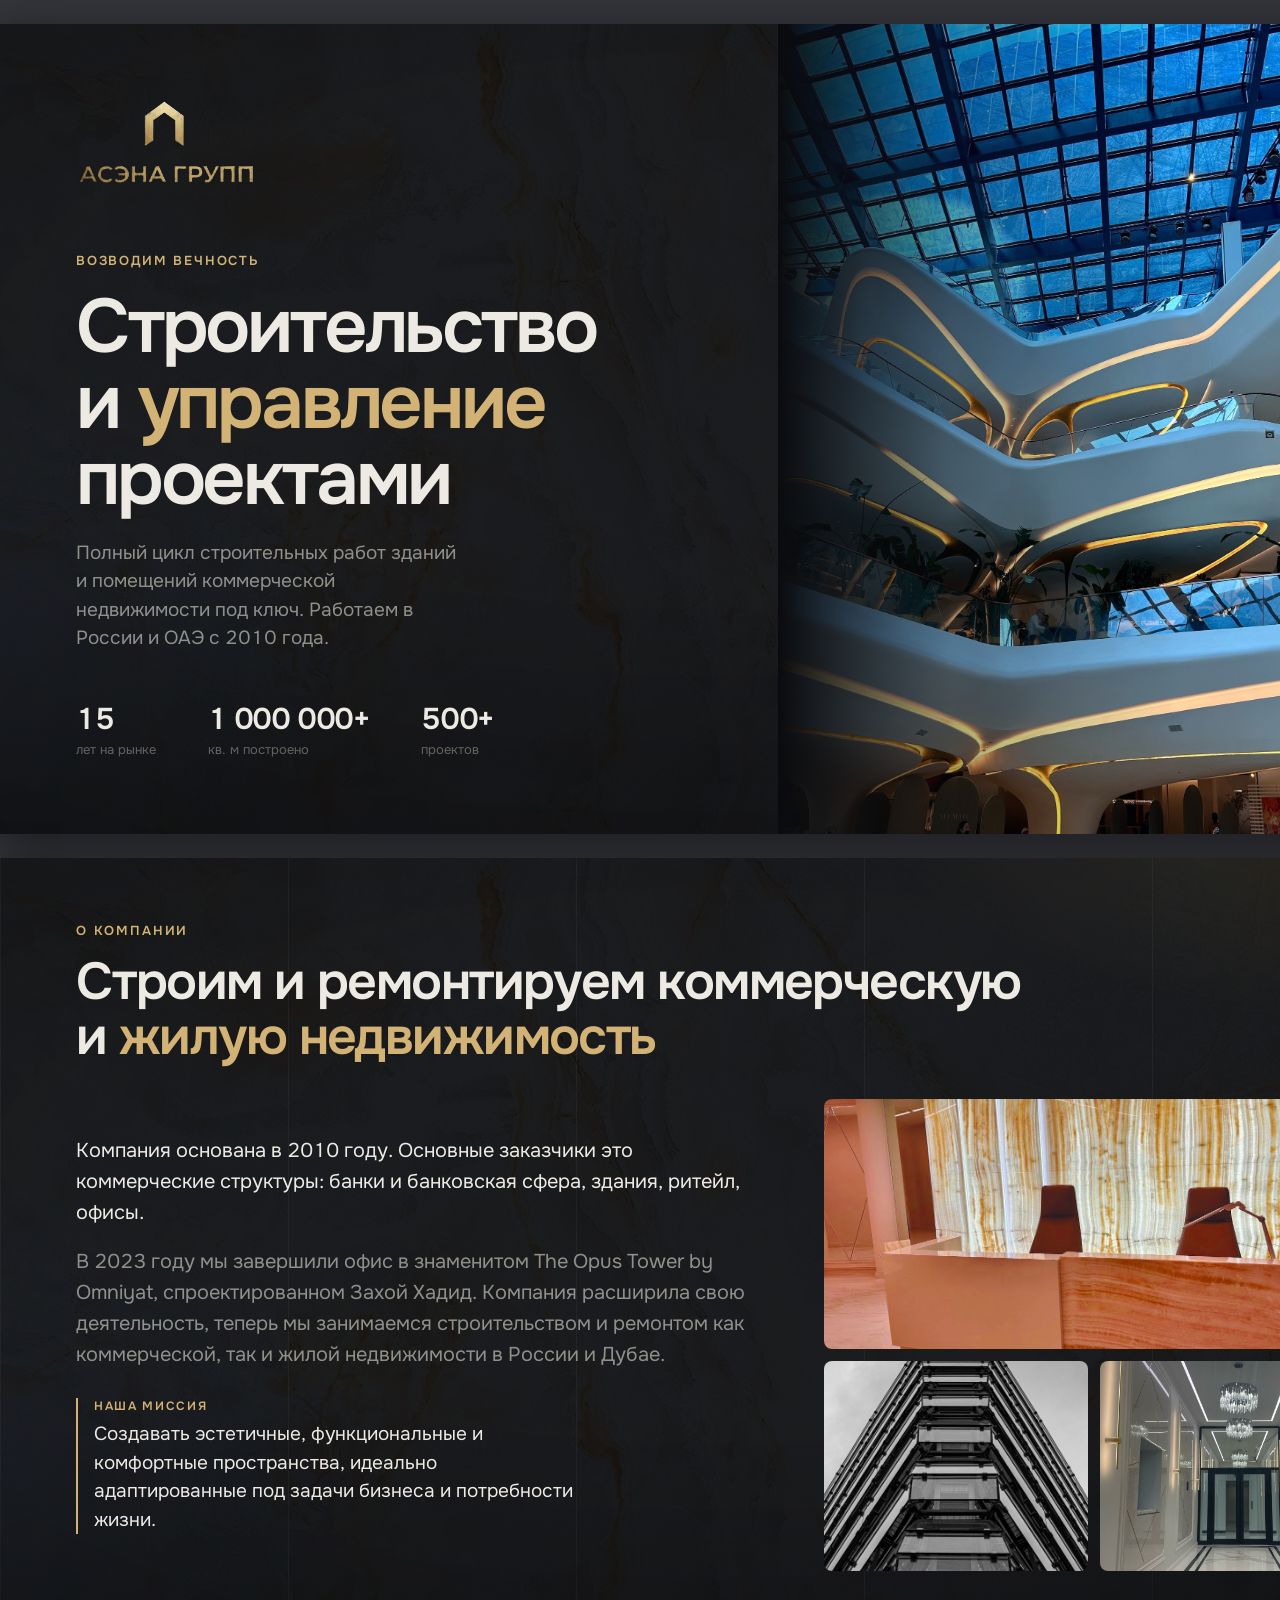
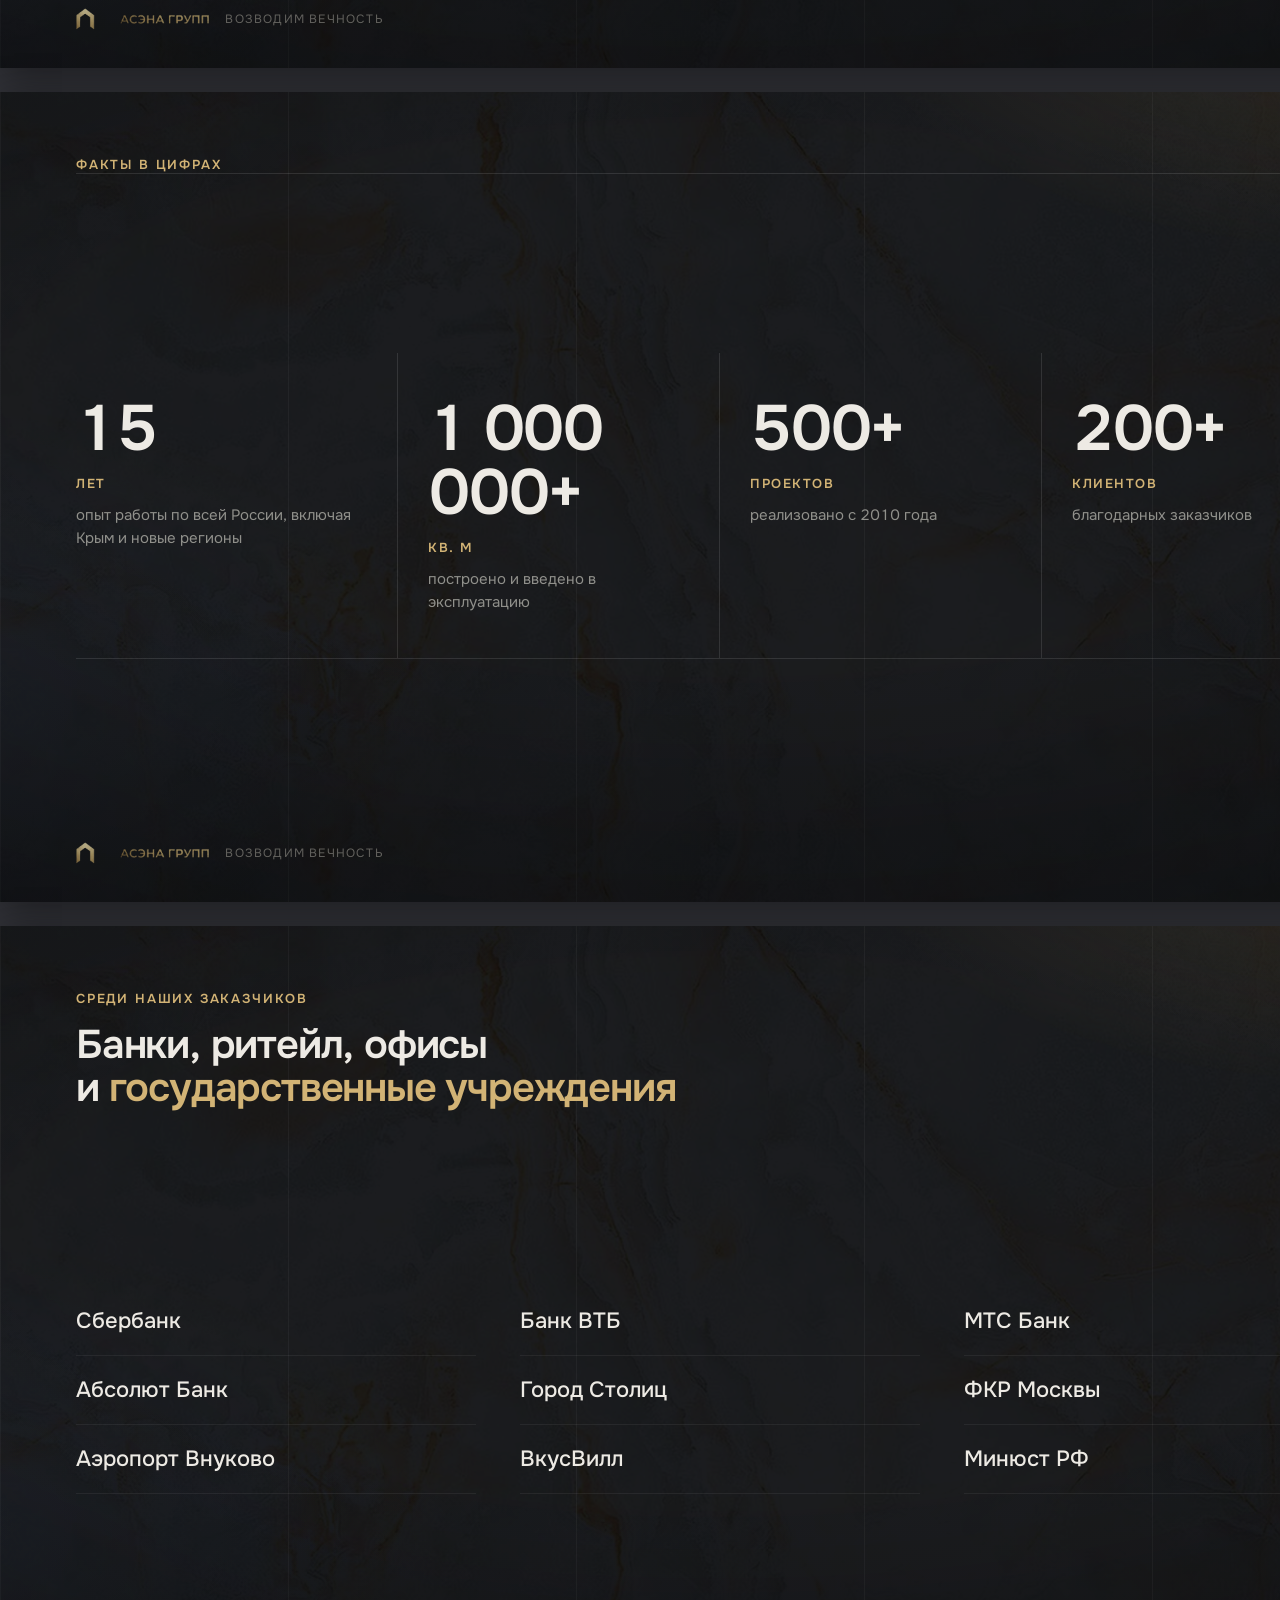
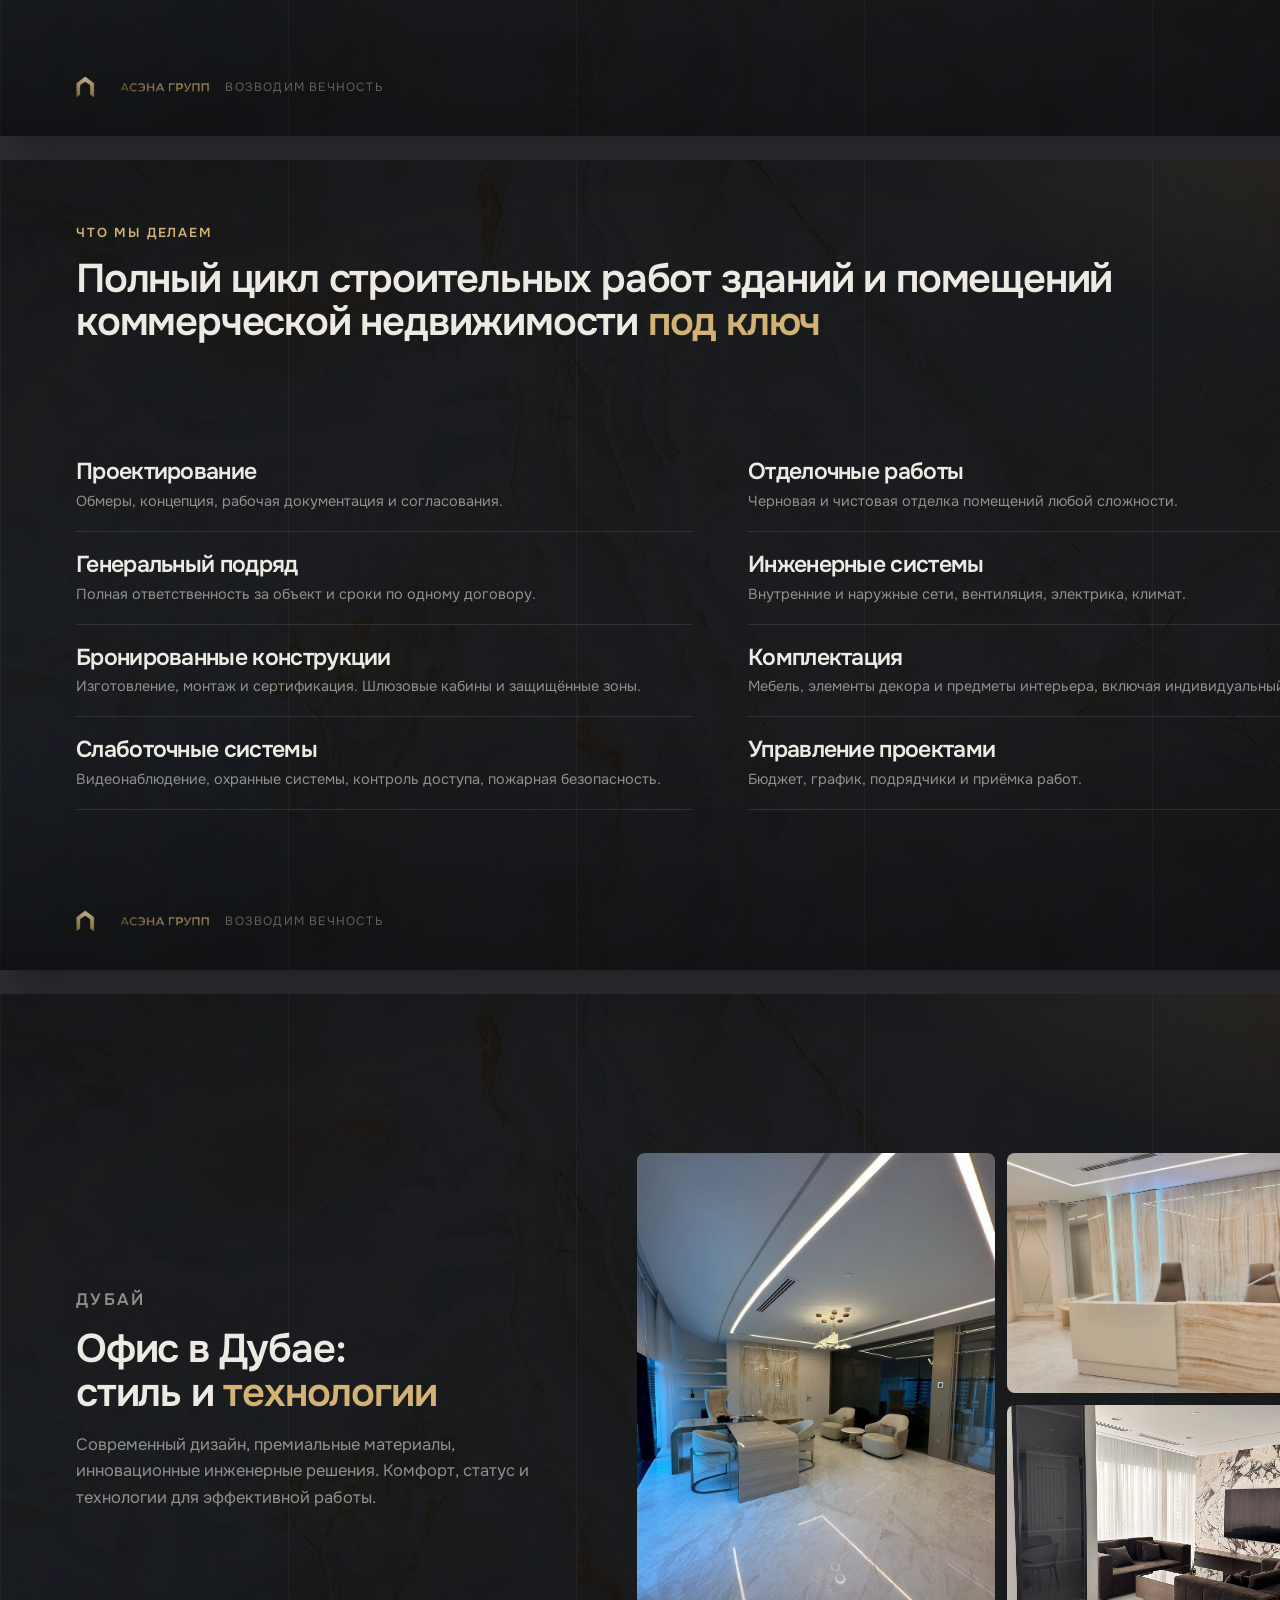
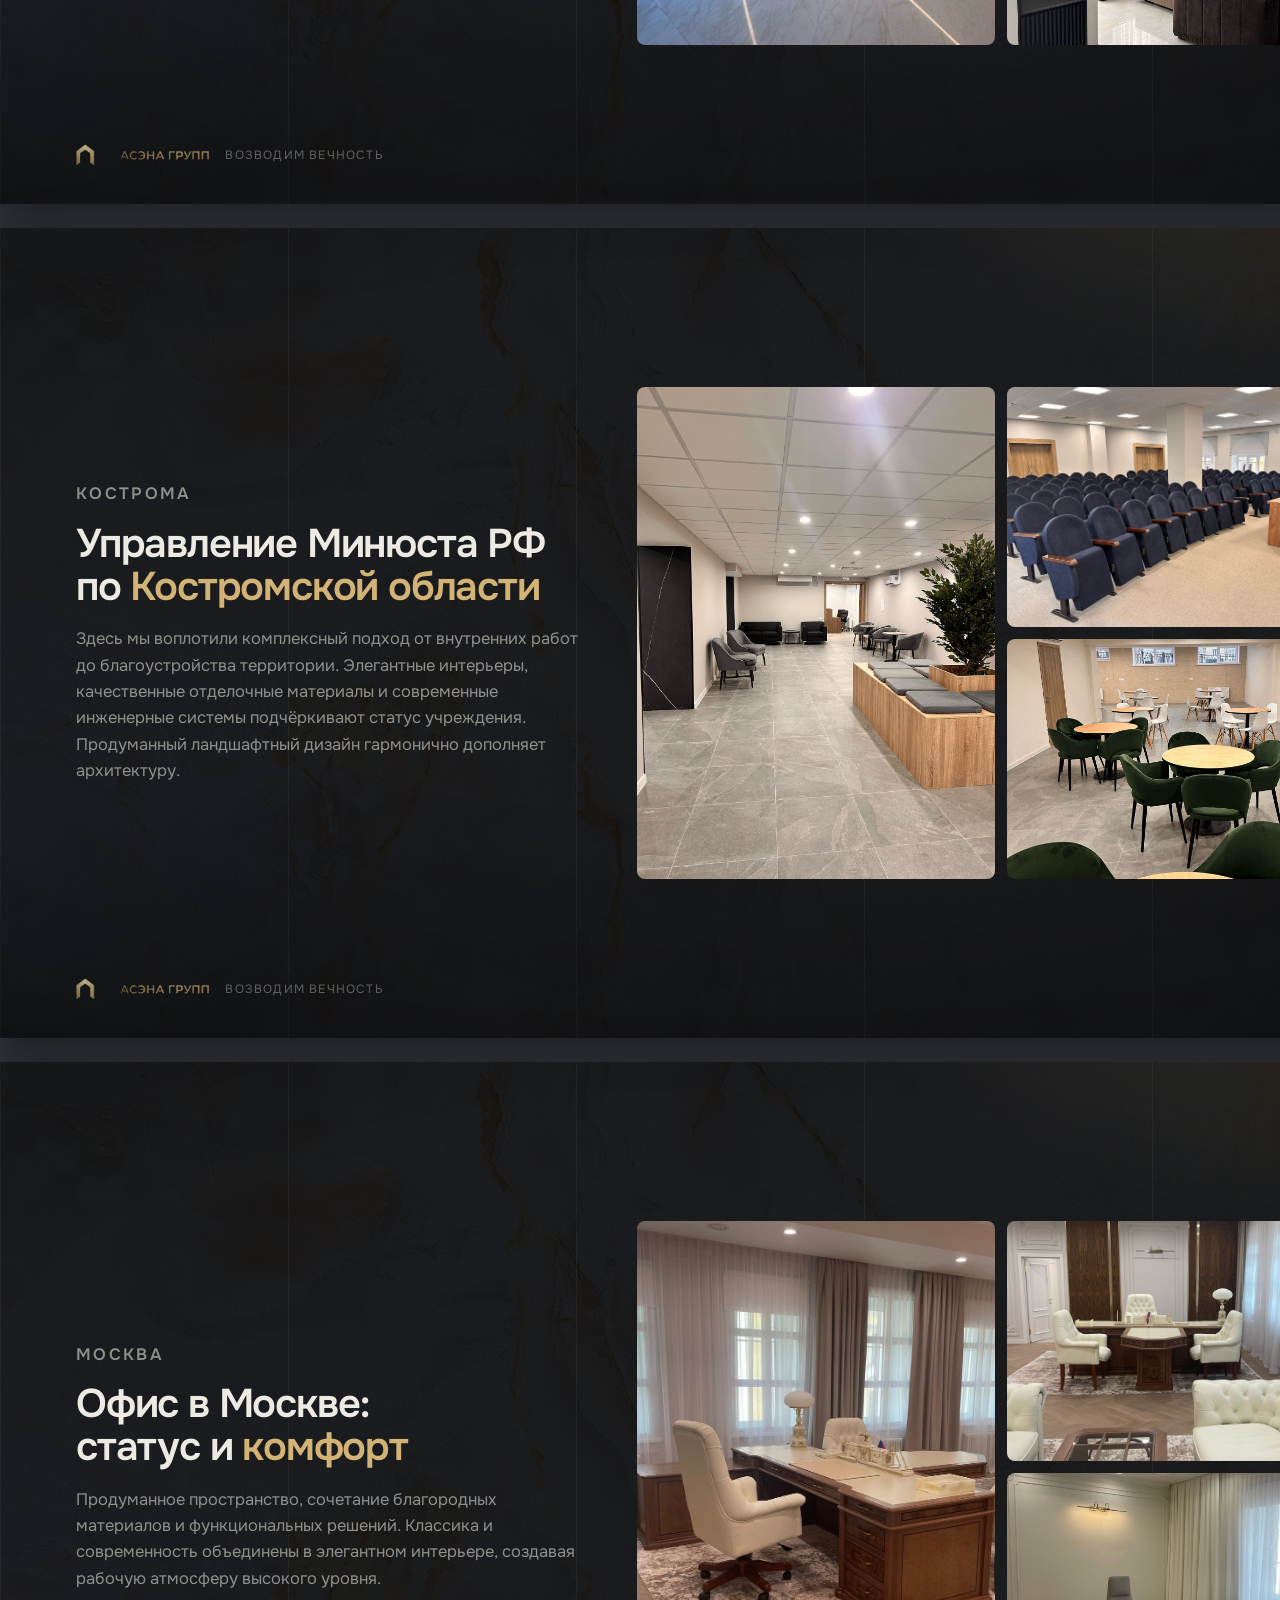
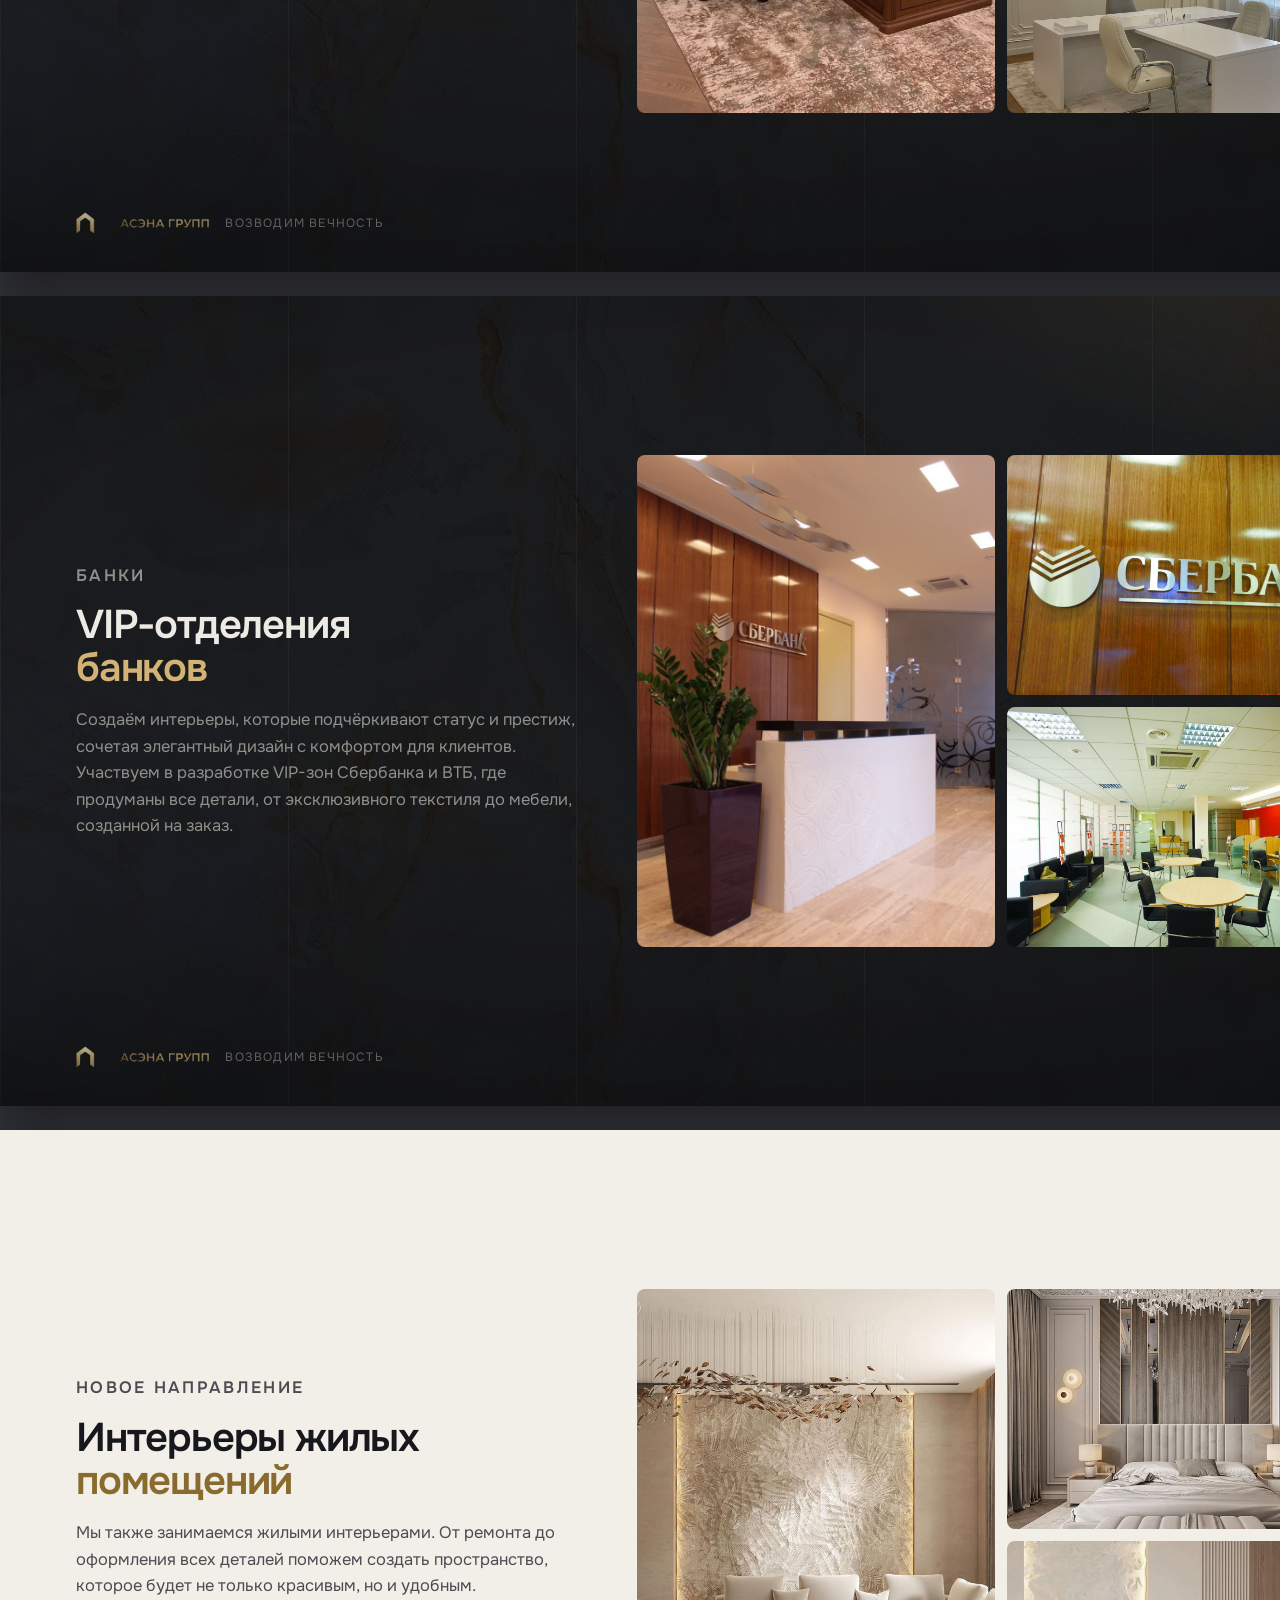
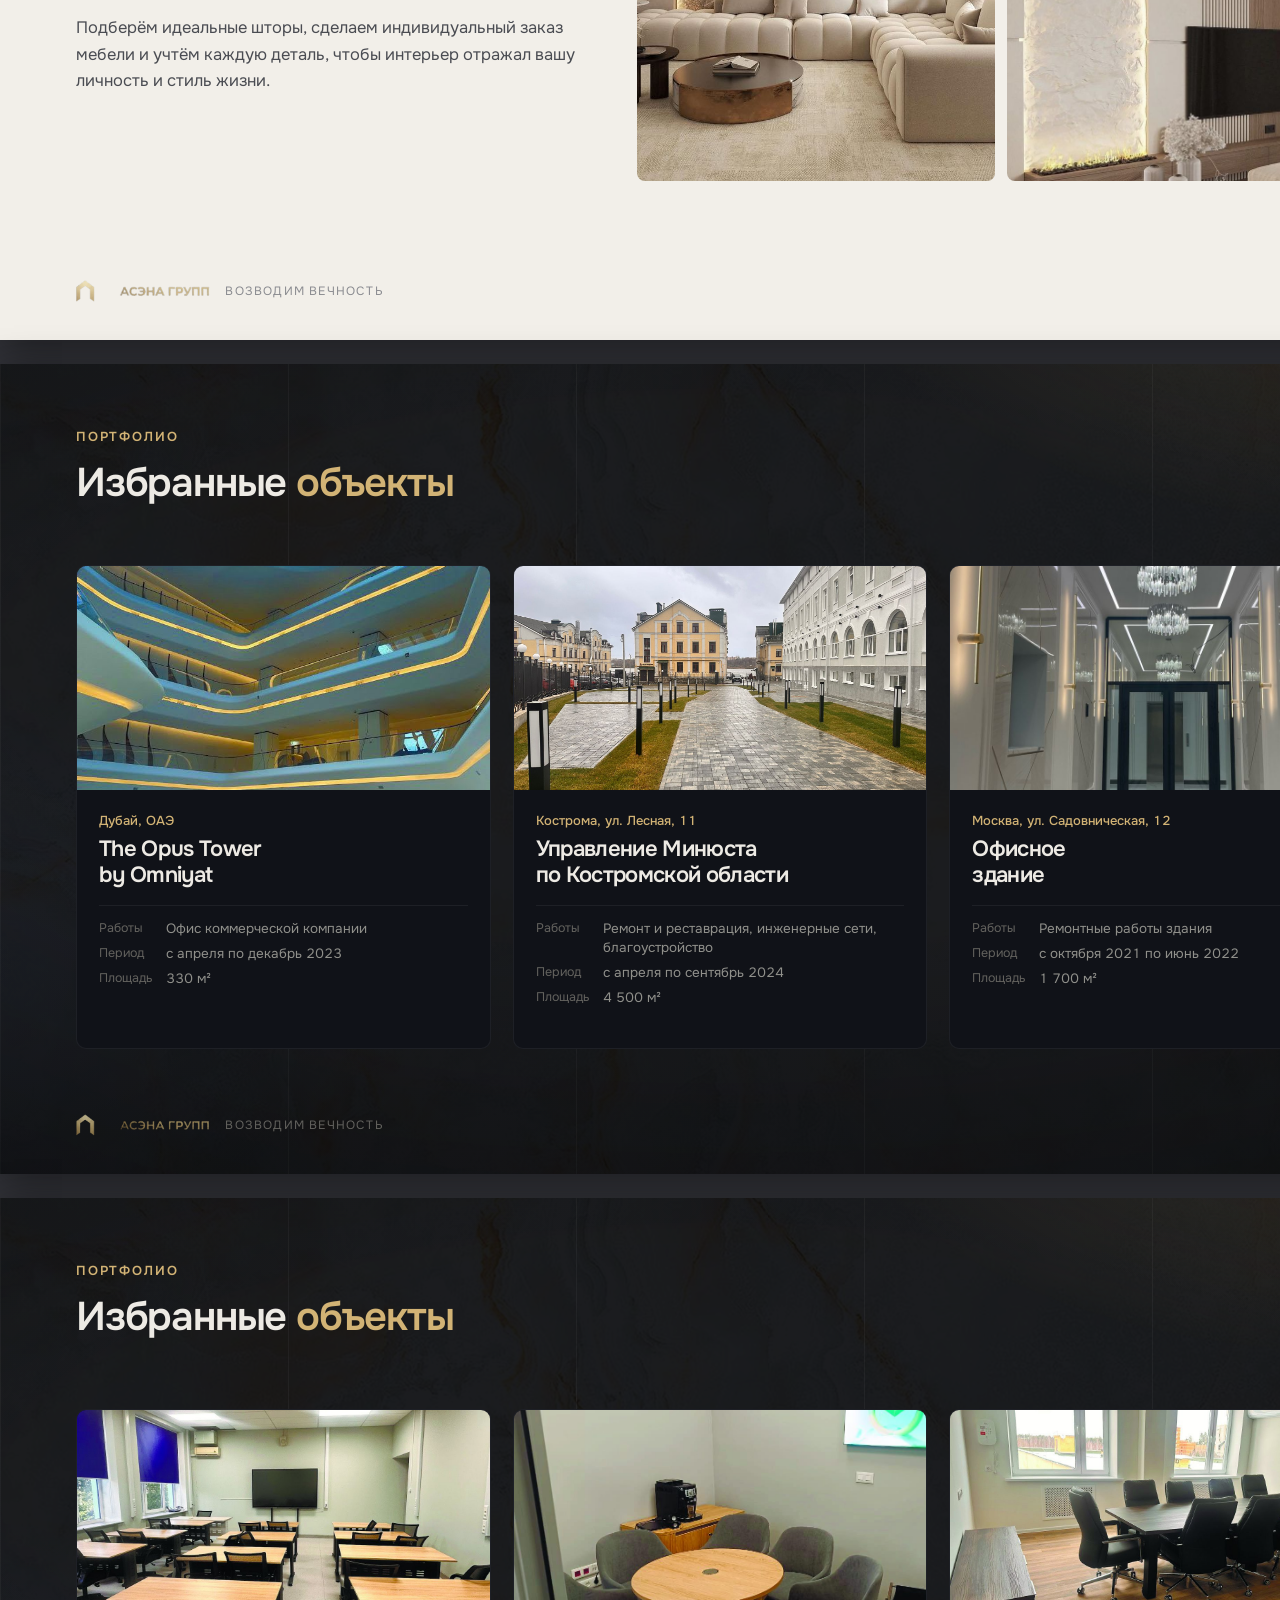
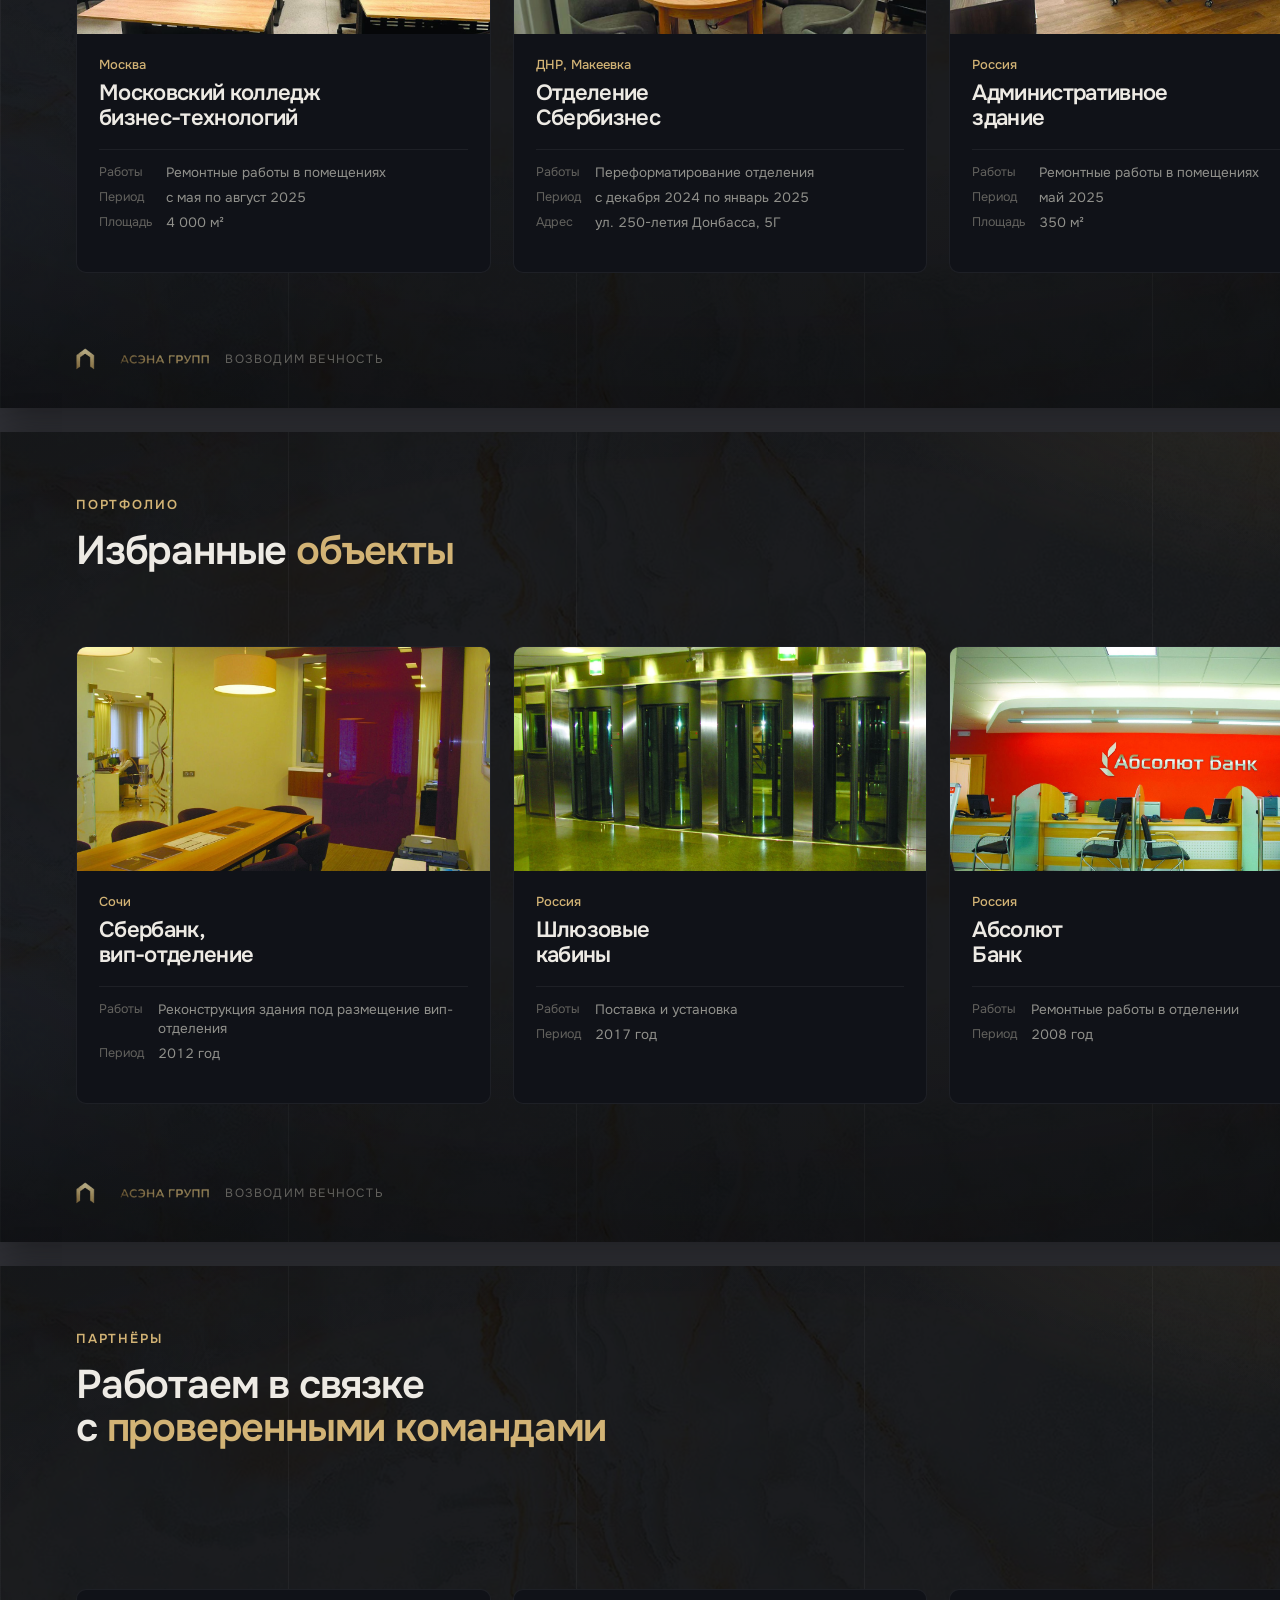
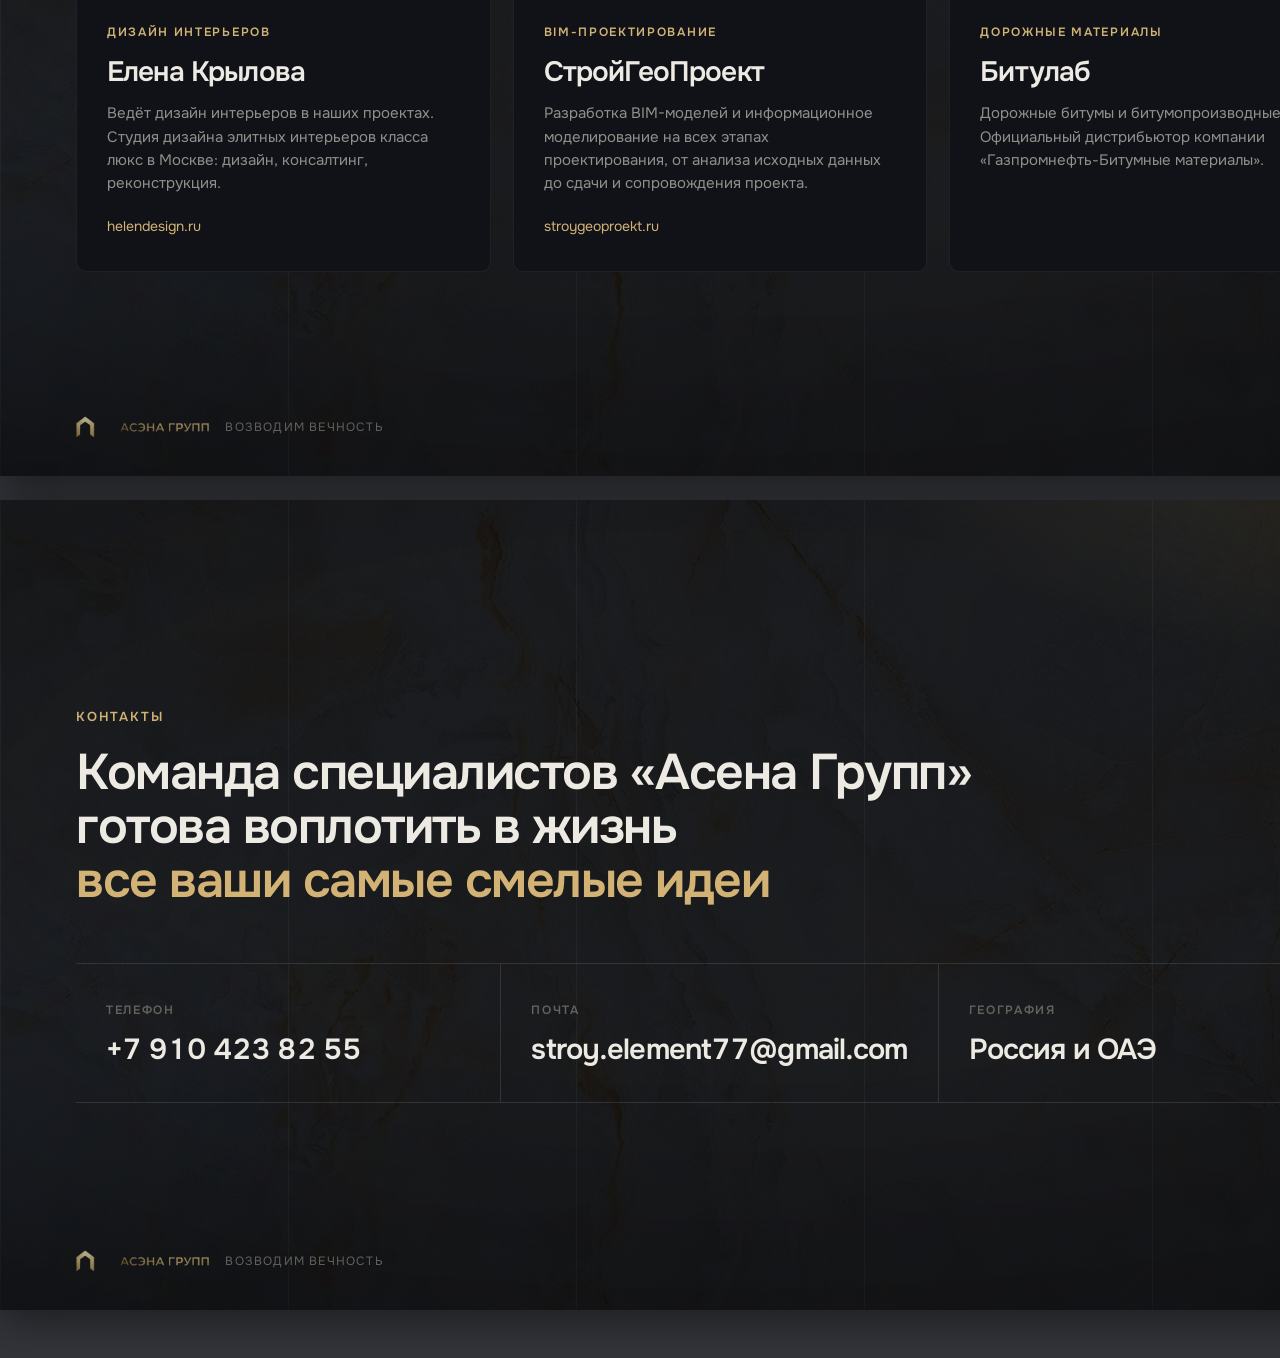
<file: presentation.html>
<!DOCTYPE html>
<html lang="ru">
<head>
<meta charset="utf-8">
<title>АСЕНА ГРУПП. Презентация</title>
<link rel="preconnect" href="https://fonts.googleapis.com">
<link rel="preconnect" href="https://fonts.gstatic.com" crossorigin>
<link href="https://fonts.googleapis.com/css2?family=Onest:wght@300;400;500;600;700&display=swap" rel="stylesheet">
<style>
/* ============================================================
   АСЕНА ГРУПП — презентация, 1440x810 (16:9)
   Источник дизайна: лендинг. Печать: Chrome -> PDF, фон включён.
   ============================================================ */

:root{
  --ink:#0A0B0E; --ink-2:#101218; --paper:#F2EFE9;
  --txt:#EDEAE4; --dim:#90908B; --dim-2:#63625E;
  --gold:#D2B375; --line:rgba(255,255,255,.11); --line-soft:rgba(255,255,255,.06);
  --f:"Onest","Segoe UI",system-ui,sans-serif;
}
*,*::before,*::after{ box-sizing:border-box; }
html,body{ margin:0; padding:0; background:#33343a; }
body{ font-family:var(--f); font-variant-numeric:tabular-nums; -webkit-font-smoothing:antialiased; }
img{ display:block; max-width:100%; }
h1,h2,h3{ margin:0; font-weight:600; letter-spacing:-.03em; }
p{ margin:0; }
ul{ margin:0; padding:0; list-style:none; }

.slide{
  position:relative; width:1440px; height:810px; overflow:hidden;
  background:var(--ink); color:var(--txt);
  page-break-after:always; break-after:page;
  margin:0 auto 24px;
}
.slide:last-child{ page-break-after:auto; break-after:auto; }

/* ---------- фоновые слои, как на сайте ---------- */
.bg{ position:absolute; inset:0; overflow:hidden; z-index:0; }
.bg i{ position:absolute; display:block; }
.bg .glow{
  inset:-25%; opacity:.34;
  background:
    radial-gradient(36% 32% at 80% 8%,  rgba(210,179,117,.52), transparent 68%),
    radial-gradient(42% 36% at 8% 66%,  rgba(62,84,124,.40),  transparent 70%),
    radial-gradient(28% 26% at 58% 100%,rgba(210,179,117,.26), transparent 66%);
}
.bg .stone{
  inset:0; opacity:.07; mix-blend-mode:soft-light;
  background:url("assets/img/texture-onyx.jpg") center/cover no-repeat;
}
.bg .grid{ inset:0; display:grid; grid-template-columns:repeat(5,1fr); }
.bg .grid b{ border-left:1px solid rgba(255,255,255,.045); }
.bg .vig{
  inset:0;
  background:radial-gradient(125% 85% at 50% 38%, transparent 38%, rgba(5,6,8,.62) 100%);
}

.in{ position:relative; z-index:1; height:100%; padding:64px 76px; display:flex; flex-direction:column; }

/* ---------- служебное ---------- */
.tag{ font-size:13px; font-weight:600; letter-spacing:.14em; text-transform:uppercase; color:var(--gold); }
.accent{ color:var(--gold); }
.h{ font-size:52px; line-height:1.06; }
.h--sm{ font-size:40px; line-height:1.08; }
.lead{ font-size:20px; line-height:1.55; color:var(--dim); }
.num{ position:absolute; right:76px; bottom:42px; font-size:13px; color:var(--dim-2); z-index:2; }
.mark{ position:absolute; left:76px; bottom:38px; z-index:2; display:flex; align-items:center; gap:14px; }
.mark img{ height:22px; opacity:.75; }
.mark span{ font-size:12px; letter-spacing:.1em; text-transform:uppercase; color:var(--dim-2); }

/* ---------- 1. титул ---------- */
.cover .in{ padding:0; }
.cover__txt{
  position:absolute; inset:0 46% 0 0; z-index:2;
  padding:76px; display:flex; flex-direction:column; justify-content:space-between;
}
.cover__logo{ height:104px; width:auto; align-self:flex-start; flex:0 0 auto; }
.cover h1{ font-size:76px; line-height:1; letter-spacing:-.042em; }
.cover__sub{ font-size:19px; color:var(--dim); margin-top:22px; max-width:30ch; line-height:1.5; }
.cover__shot{ position:absolute; inset:0 0 0 54%; z-index:1; }
.cover__shot img{ width:100%; height:100%; object-fit:cover; }
.cover__shot::after{
  content:""; position:absolute; inset:0;
  background:linear-gradient(to right, var(--ink) 0%, rgba(10,11,14,.35) 26%, transparent 60%);
}
.cover__meta{ display:flex; gap:52px; }
.cover__meta div{ display:flex; flex-direction:column; gap:3px; }
.cover__meta b{ font-size:30px; font-weight:600; letter-spacing:-.04em; }
.cover__meta span{ font-size:13px; color:var(--dim-2); }

/* ---------- 2. о компании ---------- */
.about__body{ display:grid; grid-template-columns:1fr .78fr; gap:56px; flex:1; align-items:center; }
.about__body p + p{ margin-top:18px; }
.mission{ margin-top:28px; padding-left:16px; border-left:2px solid var(--gold); max-width:46ch; }
.mission span{ display:block; font-size:12px; font-weight:600; letter-spacing:.14em; text-transform:uppercase; color:var(--gold); margin-bottom:6px; }
.mission p{ font-size:19px; line-height:1.5; color:var(--txt); }
.about__pics{ display:grid; grid-template-columns:1fr 1fr; gap:12px; }
.about__pics img{ width:100%; height:210px; object-fit:cover; border-radius:8px; }
.about__pics img:first-child{ grid-column:span 2; height:250px; }

/* ---------- 3. цифры ---------- */
.figs{ display:grid; grid-template-columns:repeat(4,1fr); border-top:1px solid var(--line); flex:1; align-content:center; }
.fig{ padding:44px 30px 44px 0; border-right:1px solid var(--line); border-bottom:1px solid var(--line); }
.fig:last-child{ border-right:none; }
.fig:nth-child(n+2){ padding-left:30px; }
.fig b{ display:block; font-size:64px; font-weight:600; letter-spacing:-.05em; line-height:1; }
.fig i{ display:block; font-style:normal; font-size:13px; font-weight:600; letter-spacing:.12em; text-transform:uppercase; color:var(--gold); margin:14px 0 12px; }
.fig span{ font-size:15px; color:var(--dim); line-height:1.45; }

/* ---------- 4. заказчики ---------- */
.clients{ display:grid; grid-template-columns:repeat(3,1fr); column-gap:44px; flex:1; align-content:center; }
.clients li{ font-size:22px; font-weight:500; padding:20px 0; border-bottom:1px solid var(--line-soft); }

/* ---------- 5. услуги ---------- */
.srv{ display:grid; grid-template-columns:1fr 1fr; column-gap:56px; flex:1; align-content:center; }
.srv li{ padding:19px 0; border-bottom:1px solid var(--line); }
.srv h3{ font-size:23px; line-height:1.2; }
.srv p{ font-size:14.5px; color:var(--dim); margin-top:5px; line-height:1.45; }

/* ---------- 6-9. направления ---------- */
.dir{ display:grid; grid-template-columns:.82fr 1.18fr; gap:56px; flex:1; align-items:center; }
.dir h2{ font-size:40px; line-height:1.08; margin:14px 0 18px; }
.dir p{ font-size:16.5px; line-height:1.6; color:var(--dim); }
.dir__gal{ display:grid; grid-template-columns:1fr 1fr; gap:12px; }
.dir__gal figure{ margin:0; overflow:hidden; border-radius:8px; }
.dir__gal img{ width:100%; height:100%; object-fit:cover; }
.dir__gal .a{ grid-row:span 2; }
.dir__gal .a img{ height:492px; }
.dir__gal .b img, .dir__gal .c img{ height:240px; }

/* ---------- 10. жилые интерьеры (светлый) ---------- */
.light{ background:var(--paper); color:#16181D; }
.light .tag{ color:#8A6B2E; }
.light .accent{ color:#8A6B2E; }
.light .dir p{ color:#4A4C52; }
.light .mark span{ color:#8A8B90; }
.light .num{ color:#8A8B90; }

/* ---------- 11-13. портфолио ---------- */
.cards{ display:grid; grid-template-columns:repeat(3,1fr); gap:22px; flex:1; align-content:center; }
.card{ background:var(--ink-2); border:1px solid var(--line-soft); border-radius:10px; overflow:hidden; }
.card__img{ height:224px; }
.card__img img{ width:100%; height:100%; object-fit:cover; }
.card__b{ padding:22px 22px 24px; }
.card__place{ font-size:13px; color:var(--gold); font-weight:500; margin-bottom:8px; }
.card h3{ font-size:22px; line-height:1.16; min-height:52px; }
.card dl{ display:grid; grid-template-columns:auto 1fr; gap:6px 14px; margin-top:16px; padding-top:14px; border-top:1px solid var(--line-soft); }
.card dt{ font-size:12.5px; color:var(--dim-2); }
.card dd{ font-size:13.5px; color:var(--dim); margin:0; line-height:1.4; }

/* ---------- 14. партнёры ---------- */
.pt{ display:grid; grid-template-columns:repeat(3,1fr); gap:22px; flex:1; align-content:center; }
.pt__i{ background:var(--ink-2); border:1px solid var(--line-soft); border-radius:10px; padding:34px 30px 36px; display:flex; flex-direction:column; }
.pt__role{ font-size:12px; font-weight:600; letter-spacing:.14em; text-transform:uppercase; color:var(--gold); }
.pt__i h3{ font-size:28px; line-height:1.15; margin:16px 0 14px; }
.pt__i p{ font-size:15px; line-height:1.55; color:var(--dim); }
.pt__link{ margin-top:auto; padding-top:22px; font-size:14px; color:var(--gold); }

/* ---------- 15. контакты ---------- */
.cta{ font-size:50px; line-height:1.08; }
.cnt{ display:grid; grid-template-columns:repeat(3,1fr); border-top:1px solid var(--line); margin-top:56px; }
.cnt > div{ padding:34px 30px; border-right:1px solid var(--line); border-bottom:1px solid var(--line); }
.cnt > div:last-child{ border-right:none; }
.cnt__k{ font-size:12px; font-weight:600; letter-spacing:.14em; text-transform:uppercase; color:var(--dim-2); }
.cnt__v{ display:block; font-size:29px; font-weight:600; letter-spacing:-.03em; margin-top:12px; }

/* ---------- печать ---------- */
@page{ size:1440px 810px; margin:0; }
@media print{
  html,body{ background:#fff; }
  .slide{ margin:0; box-shadow:none; }
}
@media screen{
  .slide{ box-shadow:0 10px 40px rgba(0,0,0,.45); }
  body{ padding:24px 0; }
}
</style>
</head>
<body>

<!-- ═══════════ 1. ТИТУЛ ═══════════ -->
<section class="slide cover">
  <div class="bg"><i class="glow"></i><i class="stone"></i><i class="vig"></i></div>
  <div class="cover__shot"><img src="assets/img/hero-opus.jpg" alt=""></div>
  <div class="cover__txt">
    <img class="cover__logo" src="assets/img/logo-full.png" alt="АСЕНА ГРУПП">
    <div>
      <p class="tag">Возводим вечность</p>
      <h1 style="margin-top:20px">Строительство<br>и <span class="accent">управление</span><br>проектами</h1>
      <p class="cover__sub">Полный цикл строительных работ зданий и помещений коммерческой недвижимости под ключ. Работаем в России и ОАЭ с 2010 года.</p>
    </div>
    <div class="cover__meta">
      <div><b>15</b><span>лет на рынке</span></div>
      <div><b>1 000 000+</b><span>кв. м построено</span></div>
      <div><b>500+</b><span>проектов</span></div>
    </div>
  </div>
</section>

<!-- ═══════════ 2. О КОМПАНИИ ═══════════ -->
<section class="slide">
  <div class="bg"><i class="glow"></i><i class="stone"></i><i class="grid"><b></b><b></b><b></b><b></b><b></b></i><i class="vig"></i></div>
  <div class="in">
    <p class="tag">О компании</p>
    <h2 class="h" style="margin-top:16px">Строим и ремонтируем коммерческую<br>и <span class="accent">жилую недвижимость</span></h2>
    <div class="about__body">
      <div>
        <p class="lead" style="color:var(--txt)">Компания основана в 2010 году. Основные заказчики это коммерческие структуры: банки и банковская сфера, здания, ритейл, офисы.</p>
        <p class="lead">В 2023 году мы завершили офис в знаменитом The Opus Tower by Omniyat, спроектированном Захой Хадид. Компания расширила свою деятельность, теперь мы занимаемся строительством и ремонтом как коммерческой, так и жилой недвижимости в России и Дубае.</p>
        <div class="mission">
          <span>Наша миссия</span>
          <p>Создавать эстетичные, функциональные и комфортные пространства, идеально адаптированные под задачи бизнеса и потребности жизни.</p>
        </div>
      </div>
      <div class="about__pics">
        <img src="assets/img/dubai-onyx.jpg" alt="">
        <img src="assets/img/opus-tower.jpg" alt="">
        <img src="assets/img/moscow-corridor.jpg" alt="">
      </div>
    </div>
  </div>
  <div class="mark"><img src="assets/img/logo.png" alt=""><span>Возводим вечность</span></div>
  <div class="num">02</div>
</section>

<!-- ═══════════ 3. ЦИФРЫ ═══════════ -->
<section class="slide">
  <div class="bg"><i class="glow"></i><i class="stone"></i><i class="grid"><b></b><b></b><b></b><b></b><b></b></i><i class="vig"></i></div>
  <div class="in">
    <p class="tag">Факты в цифрах</p>
    <div class="figs">
      <div class="fig"><b>15</b><i>лет</i><span>опыт работы по всей России, включая Крым и новые регионы</span></div>
      <div class="fig"><b>1 000 000+</b><i>кв. м</i><span>построено и введено в эксплуатацию</span></div>
      <div class="fig"><b>500+</b><i>проектов</i><span>реализовано с 2010 года</span></div>
      <div class="fig"><b>200+</b><i>клиентов</i><span>благодарных заказчиков</span></div>
    </div>
  </div>
  <div class="mark"><img src="assets/img/logo.png" alt=""><span>Возводим вечность</span></div>
  <div class="num">03</div>
</section>

<!-- ═══════════ 4. ЗАКАЗЧИКИ ═══════════ -->
<section class="slide">
  <div class="bg"><i class="glow"></i><i class="stone"></i><i class="grid"><b></b><b></b><b></b><b></b><b></b></i><i class="vig"></i></div>
  <div class="in">
    <p class="tag">Среди наших заказчиков</p>
    <h2 class="h--sm" style="margin-top:16px">Банки, ритейл, офисы<br>и <span class="accent">государственные учреждения</span></h2>
    <ul class="clients">
      <li>Сбербанк</li><li>Банк ВТБ</li><li>МТС Банк</li>
      <li>Абсолют Банк</li><li>Город Столиц</li><li>ФКР Москвы</li>
      <li>Аэропорт Внуково</li><li>ВкусВилл</li><li>Минюст РФ</li>
    </ul>
  </div>
  <div class="mark"><img src="assets/img/logo.png" alt=""><span>Возводим вечность</span></div>
  <div class="num">04</div>
</section>

<!-- ═══════════ 5. УСЛУГИ ═══════════ -->
<section class="slide">
  <div class="bg"><i class="glow"></i><i class="stone"></i><i class="grid"><b></b><b></b><b></b><b></b><b></b></i><i class="vig"></i></div>
  <div class="in">
    <p class="tag">Что мы делаем</p>
    <h2 class="h--sm" style="margin-top:16px">Полный цикл строительных работ зданий и помещений<br>коммерческой недвижимости <span class="accent">под ключ</span></h2>
    <ul class="srv">
      <li><h3>Проектирование</h3><p>Обмеры, концепция, рабочая документация и согласования.</p></li>
      <li><h3>Отделочные работы</h3><p>Черновая и чистовая отделка помещений любой сложности.</p></li>
      <li><h3>Генеральный подряд</h3><p>Полная ответственность за объект и сроки по одному договору.</p></li>
      <li><h3>Инженерные системы</h3><p>Внутренние и наружные сети, вентиляция, электрика, климат.</p></li>
      <li><h3>Бронированные конструкции</h3><p>Изготовление, монтаж и сертификация. Шлюзовые кабины и защищённые зоны.</p></li>
      <li><h3>Комплектация</h3><p>Мебель, элементы декора и предметы интерьера, включая индивидуальный заказ.</p></li>
      <li><h3>Слаботочные системы</h3><p>Видеонаблюдение, охранные системы, контроль доступа, пожарная безопасность.</p></li>
      <li><h3>Управление проектами</h3><p>Бюджет, график, подрядчики и приёмка работ.</p></li>
    </ul>
  </div>
  <div class="mark"><img src="assets/img/logo.png" alt=""><span>Возводим вечность</span></div>
  <div class="num">05</div>
</section>

<!-- ═══════════ 6. ДУБАЙ ═══════════ -->
<section class="slide">
  <div class="bg"><i class="glow"></i><i class="stone"></i><i class="grid"><b></b><b></b><b></b><b></b><b></b></i><i class="vig"></i></div>
  <div class="in">
    <div class="dir">
      <div>
        <p class="tag">Дубай</p>
        <h2>Офис в Дубае:<br>стиль и <span class="accent">технологии</span></h2>
        <p>Современный дизайн, премиальные материалы, инновационные инженерные решения. Комфорт, статус и технологии для эффективной работы.</p>
      </div>
      <div class="dir__gal">
        <figure class="a"><img src="assets/img/dubai-lobby.jpg" alt=""></figure>
        <figure class="b"><img src="assets/img/dubai-reception.jpg" alt=""></figure>
        <figure class="c"><img src="assets/img/dubai-lounge.jpg" alt=""></figure>
      </div>
    </div>
  </div>
  <div class="mark"><img src="assets/img/logo.png" alt=""><span>Возводим вечность</span></div>
  <div class="num">06</div>
</section>

<!-- ═══════════ 7. КОСТРОМА ═══════════ -->
<section class="slide">
  <div class="bg"><i class="glow"></i><i class="stone"></i><i class="grid"><b></b><b></b><b></b><b></b><b></b></i><i class="vig"></i></div>
  <div class="in">
    <div class="dir">
      <div>
        <p class="tag">Кострома</p>
        <h2>Управление Минюста РФ<br>по <span class="accent">Костромской области</span></h2>
        <p>Здесь мы воплотили комплексный подход от внутренних работ до благоустройства территории. Элегантные интерьеры, качественные отделочные материалы и современные инженерные системы подчёркивают статус учреждения. Продуманный ландшафтный дизайн гармонично дополняет архитектуру.</p>
      </div>
      <div class="dir__gal">
        <figure class="a"><img src="assets/img/kostroma-lobby.jpg" alt=""></figure>
        <figure class="b"><img src="assets/img/kostroma-hall.jpg" alt=""></figure>
        <figure class="c"><img src="assets/img/kostroma-cafe.jpg" alt=""></figure>
      </div>
    </div>
  </div>
  <div class="mark"><img src="assets/img/logo.png" alt=""><span>Возводим вечность</span></div>
  <div class="num">07</div>
</section>

<!-- ═══════════ 8. МОСКВА ═══════════ -->
<section class="slide">
  <div class="bg"><i class="glow"></i><i class="stone"></i><i class="grid"><b></b><b></b><b></b><b></b><b></b></i><i class="vig"></i></div>
  <div class="in">
    <div class="dir">
      <div>
        <p class="tag">Москва</p>
        <h2>Офис в Москве:<br>статус и <span class="accent">комфорт</span></h2>
        <p>Продуманное пространство, сочетание благородных материалов и функциональных решений. Классика и современность объединены в элегантном интерьере, создавая рабочую атмосферу высокого уровня.</p>
      </div>
      <div class="dir__gal">
        <figure class="a"><img src="assets/img/moscow-cabinet.jpg" alt=""></figure>
        <figure class="b"><img src="assets/img/moscow-classic.jpg" alt=""></figure>
        <figure class="c"><img src="assets/img/moscow-white.jpg" alt=""></figure>
      </div>
    </div>
  </div>
  <div class="mark"><img src="assets/img/logo.png" alt=""><span>Возводим вечность</span></div>
  <div class="num">08</div>
</section>

<!-- ═══════════ 9. VIP-ОТДЕЛЕНИЯ БАНКОВ ═══════════ -->
<section class="slide">
  <div class="bg"><i class="glow"></i><i class="stone"></i><i class="grid"><b></b><b></b><b></b><b></b><b></b></i><i class="vig"></i></div>
  <div class="in">
    <div class="dir">
      <div>
        <p class="tag">Банки</p>
        <h2>VIP-отделения<br><span class="accent">банков</span></h2>
        <p>Создаём интерьеры, которые подчёркивают статус и престиж, сочетая элегантный дизайн с комфортом для клиентов. Участвуем в разработке VIP-зон Сбербанка и ВТБ, где продуманы все детали, от эксклюзивного текстиля до мебели, созданной на заказ.</p>
      </div>
      <div class="dir__gal">
        <figure class="a"><img src="assets/img/bank-sber-desk.jpg" alt=""></figure>
        <figure class="b"><img src="assets/img/bank-sber-sign.jpg" alt=""></figure>
        <figure class="c"><img src="assets/img/bank-absolut2.jpg" alt=""></figure>
      </div>
    </div>
  </div>
  <div class="mark"><img src="assets/img/logo.png" alt=""><span>Возводим вечность</span></div>
  <div class="num">09</div>
</section>

<!-- ═══════════ 10. ЖИЛЫЕ ИНТЕРЬЕРЫ ═══════════ -->
<section class="slide light">
  <div class="in">
    <div class="dir">
      <div>
        <p class="tag">Новое направление</p>
        <h2>Интерьеры жилых<br><span class="accent">помещений</span></h2>
        <p>Мы также занимаемся жилыми интерьерами. От ремонта до оформления всех деталей поможем создать пространство, которое будет не только красивым, но и удобным.</p>
        <p style="margin-top:16px">Подберём идеальные шторы, сделаем индивидуальный заказ мебели и учтём каждую деталь, чтобы интерьер отражал вашу личность и стиль жизни.</p>
      </div>
      <div class="dir__gal">
        <figure class="a"><img src="assets/img/home-living.jpg" alt=""></figure>
        <figure class="b"><img src="assets/img/home-bedroom.jpg" alt=""></figure>
        <figure class="c"><img src="assets/img/home-tv.jpg" alt=""></figure>
      </div>
    </div>
  </div>
  <div class="mark"><img src="assets/img/logo.png" alt=""><span>Возводим вечность</span></div>
  <div class="num">10</div>
</section>

<!-- ═══════════ 11. ПОРТФОЛИО 1 ═══════════ -->
<section class="slide">
  <div class="bg"><i class="glow"></i><i class="stone"></i><i class="grid"><b></b><b></b><b></b><b></b><b></b></i><i class="vig"></i></div>
  <div class="in">
    <p class="tag">Портфолио</p>
    <h2 class="h--sm" style="margin-top:16px">Избранные <span class="accent">объекты</span></h2>
    <div class="cards">
      <article class="card">
        <div class="card__img"><img src="assets/img/dubai-atrium.jpg" alt=""></div>
        <div class="card__b">
          <p class="card__place">Дубай, ОАЭ</p>
          <h3>The Opus Tower<br>by Omniyat</h3>
          <dl><dt>Работы</dt><dd>Офис коммерческой компании</dd><dt>Период</dt><dd>с апреля по декабрь 2023</dd><dt>Площадь</dt><dd>330 м²</dd></dl>
        </div>
      </article>
      <article class="card">
        <div class="card__img"><img src="assets/img/kostroma-yard.jpg" alt=""></div>
        <div class="card__b">
          <p class="card__place">Кострома, ул. Лесная, 11</p>
          <h3>Управление Минюста<br>по Костромской области</h3>
          <dl><dt>Работы</dt><dd>Ремонт и реставрация, инженерные сети, благоустройство</dd><dt>Период</dt><dd>с апреля по сентябрь 2024</dd><dt>Площадь</dt><dd>4 500 м²</dd></dl>
        </div>
      </article>
      <article class="card">
        <div class="card__img"><img src="assets/img/moscow-corridor.jpg" alt=""></div>
        <div class="card__b">
          <p class="card__place">Москва, ул. Садовническая, 12</p>
          <h3>Офисное<br>здание</h3>
          <dl><dt>Работы</dt><dd>Ремонтные работы здания</dd><dt>Период</dt><dd>с октября 2021 по июнь 2022</dd><dt>Площадь</dt><dd>1 700 м²</dd></dl>
        </div>
      </article>
    </div>
  </div>
  <div class="mark"><img src="assets/img/logo.png" alt=""><span>Возводим вечность</span></div>
  <div class="num">11</div>
</section>

<!-- ═══════════ 12. ПОРТФОЛИО 2 ═══════════ -->
<section class="slide">
  <div class="bg"><i class="glow"></i><i class="stone"></i><i class="grid"><b></b><b></b><b></b><b></b><b></b></i><i class="vig"></i></div>
  <div class="in">
    <p class="tag">Портфолио</p>
    <h2 class="h--sm" style="margin-top:16px">Избранные <span class="accent">объекты</span></h2>
    <div class="cards">
      <article class="card">
        <div class="card__img"><img src="assets/img/college-class.jpg" alt=""></div>
        <div class="card__b">
          <p class="card__place">Москва</p>
          <h3>Московский колледж<br>бизнес-технологий</h3>
          <dl><dt>Работы</dt><dd>Ремонтные работы в помещениях</dd><dt>Период</dt><dd>с мая по август 2025</dd><dt>Площадь</dt><dd>4 000 м²</dd></dl>
        </div>
      </article>
      <article class="card">
        <div class="card__img"><img src="assets/img/bank-makeevka.jpg" alt=""></div>
        <div class="card__b">
          <p class="card__place">ДНР, Макеевка</p>
          <h3>Отделение<br>Сбербизнес</h3>
          <dl><dt>Работы</dt><dd>Переформатирование отделения</dd><dt>Период</dt><dd>с декабря 2024 по январь 2025</dd><dt>Адрес</dt><dd>ул. 250-летия Донбасса, 5Г</dd></dl>
        </div>
      </article>
      <article class="card">
        <div class="card__img"><img src="assets/img/admin-office.jpg" alt=""></div>
        <div class="card__b">
          <p class="card__place">Россия</p>
          <h3>Административное<br>здание</h3>
          <dl><dt>Работы</dt><dd>Ремонтные работы в помещениях</dd><dt>Период</dt><dd>май 2025</dd><dt>Площадь</dt><dd>350 м²</dd></dl>
        </div>
      </article>
    </div>
  </div>
  <div class="mark"><img src="assets/img/logo.png" alt=""><span>Возводим вечность</span></div>
  <div class="num">12</div>
</section>

<!-- ═══════════ 13. ПОРТФОЛИО 3 ═══════════ -->
<section class="slide">
  <div class="bg"><i class="glow"></i><i class="stone"></i><i class="grid"><b></b><b></b><b></b><b></b><b></b></i><i class="vig"></i></div>
  <div class="in">
    <p class="tag">Портфолио</p>
    <h2 class="h--sm" style="margin-top:16px">Избранные <span class="accent">объекты</span></h2>
    <div class="cards">
      <article class="card">
        <div class="card__img"><img src="assets/img/bank-sochi.jpg" alt=""></div>
        <div class="card__b">
          <p class="card__place">Сочи</p>
          <h3>Сбербанк,<br>вип-отделение</h3>
          <dl><dt>Работы</dt><dd>Реконструкция здания под размещение вип-отделения</dd><dt>Период</dt><dd>2012 год</dd></dl>
        </div>
      </article>
      <article class="card">
        <div class="card__img"><img src="assets/img/gates.jpg" alt=""></div>
        <div class="card__b">
          <p class="card__place">Россия</p>
          <h3>Шлюзовые<br>кабины</h3>
          <dl><dt>Работы</dt><dd>Поставка и установка</dd><dt>Период</dt><dd>2017 год</dd></dl>
        </div>
      </article>
      <article class="card">
        <div class="card__img"><img src="assets/img/bank-absolut.jpg" alt=""></div>
        <div class="card__b">
          <p class="card__place">Россия</p>
          <h3>Абсолют<br>Банк</h3>
          <dl><dt>Работы</dt><dd>Ремонтные работы в отделении</dd><dt>Период</dt><dd>2008 год</dd></dl>
        </div>
      </article>
    </div>
  </div>
  <div class="mark"><img src="assets/img/logo.png" alt=""><span>Возводим вечность</span></div>
  <div class="num">13</div>
</section>

<!-- ═══════════ 14. ПАРТНЁРЫ ═══════════ -->
<section class="slide">
  <div class="bg"><i class="glow"></i><i class="stone"></i><i class="grid"><b></b><b></b><b></b><b></b><b></b></i><i class="vig"></i></div>
  <div class="in">
    <p class="tag">Партнёры</p>
    <h2 class="h--sm" style="margin-top:16px">Работаем в связке<br>с <span class="accent">проверенными командами</span></h2>
    <div class="pt">
      <div class="pt__i">
        <span class="pt__role">Дизайн интерьеров</span>
        <h3>Елена Крылова</h3>
        <p>Ведёт дизайн интерьеров в наших проектах. Студия дизайна элитных интерьеров класса люкс в Москве: дизайн, консалтинг, реконструкция.</p>
        <span class="pt__link">helendesign.ru</span>
      </div>
      <div class="pt__i">
        <span class="pt__role">BIM-проектирование</span>
        <h3>СтройГеоПроект</h3>
        <p>Разработка BIM-моделей и информационное моделирование на всех этапах проектирования, от анализа исходных данных до сдачи и сопровождения проекта.</p>
        <span class="pt__link">stroygeoproekt.ru</span>
      </div>
      <div class="pt__i">
        <span class="pt__role">Дорожные материалы</span>
        <h3>Битулаб</h3>
        <p>Дорожные битумы и битумопроизводные. Официальный дистрибьютор компании «Газпромнефть-Битумные материалы».</p>
      </div>
    </div>
  </div>
  <div class="mark"><img src="assets/img/logo.png" alt=""><span>Возводим вечность</span></div>
  <div class="num">14</div>
</section>

<!-- ═══════════ 15. КОНТАКТЫ ═══════════ -->
<section class="slide">
  <div class="bg"><i class="glow"></i><i class="stone"></i><i class="grid"><b></b><b></b><b></b><b></b><b></b></i><i class="vig"></i></div>
  <div class="in" style="justify-content:center">
    <p class="tag">Контакты</p>
    <h2 class="cta" style="margin-top:20px">Команда специалистов «Асена Групп»<br>готова воплотить в жизнь<br><span class="accent">все ваши самые смелые идеи</span></h2>
    <div class="cnt">
      <div><span class="cnt__k">Телефон</span><span class="cnt__v">+7 910 423 82 55</span></div>
      <div><span class="cnt__k">Почта</span><span class="cnt__v">stroy.element77@gmail.com</span></div>
      <div><span class="cnt__k">География</span><span class="cnt__v">Россия и ОАЭ</span></div>
    </div>
  </div>
  <div class="mark"><img src="assets/img/logo.png" alt=""><span>Возводим вечность</span></div>
  <div class="num">15</div>
</section>

</body>
</html>
</file>
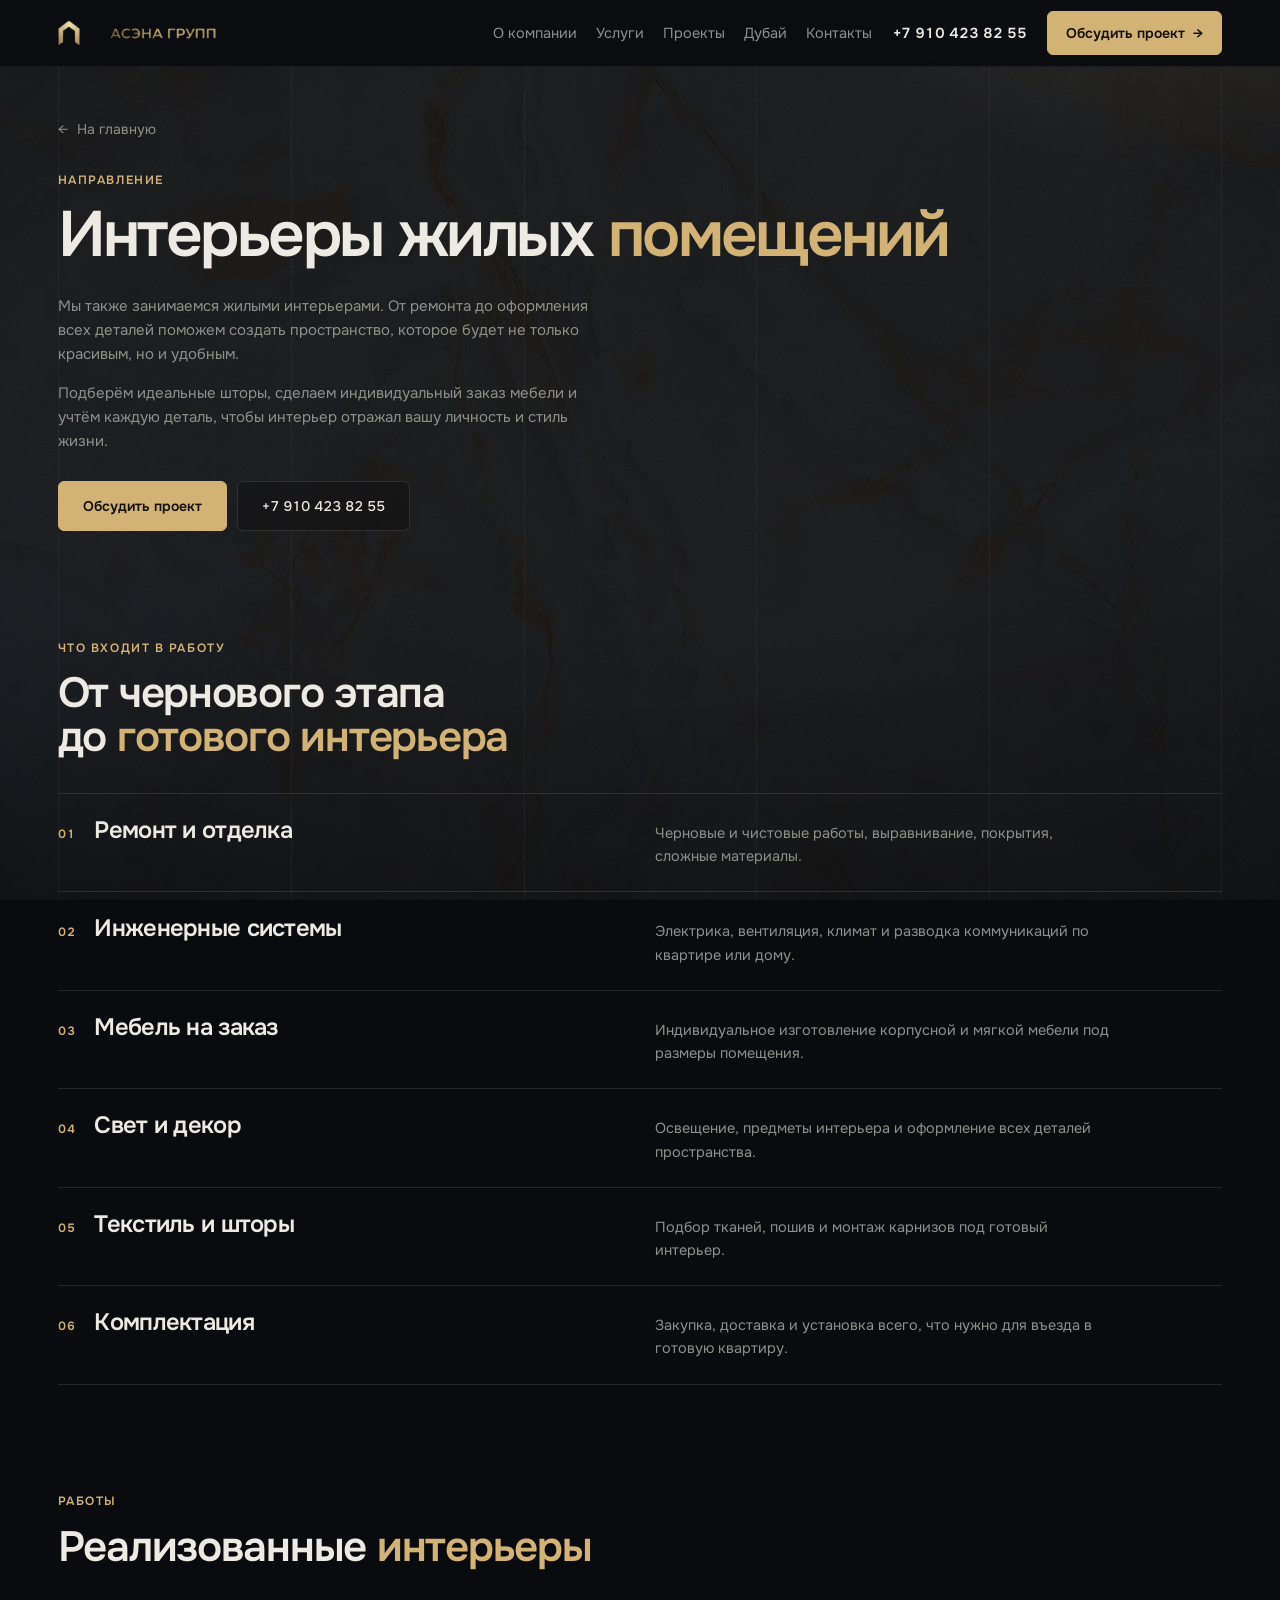
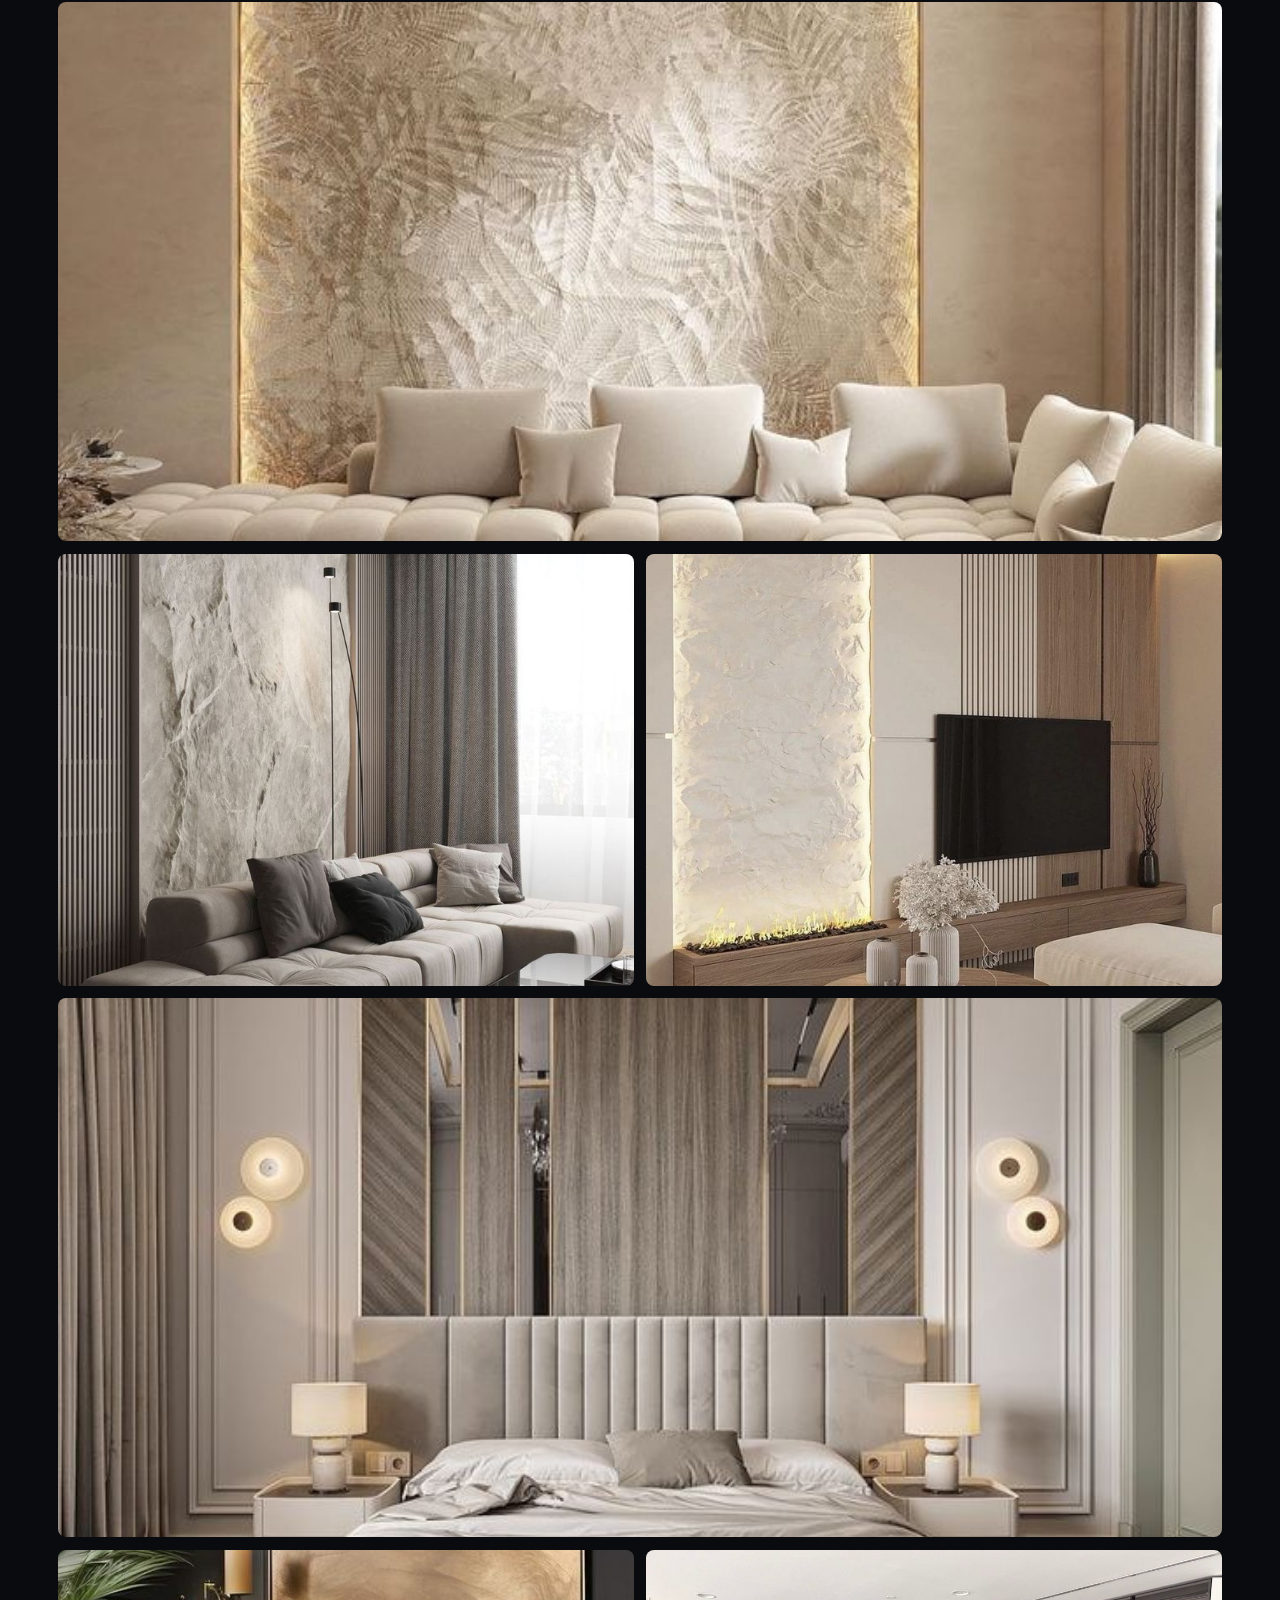
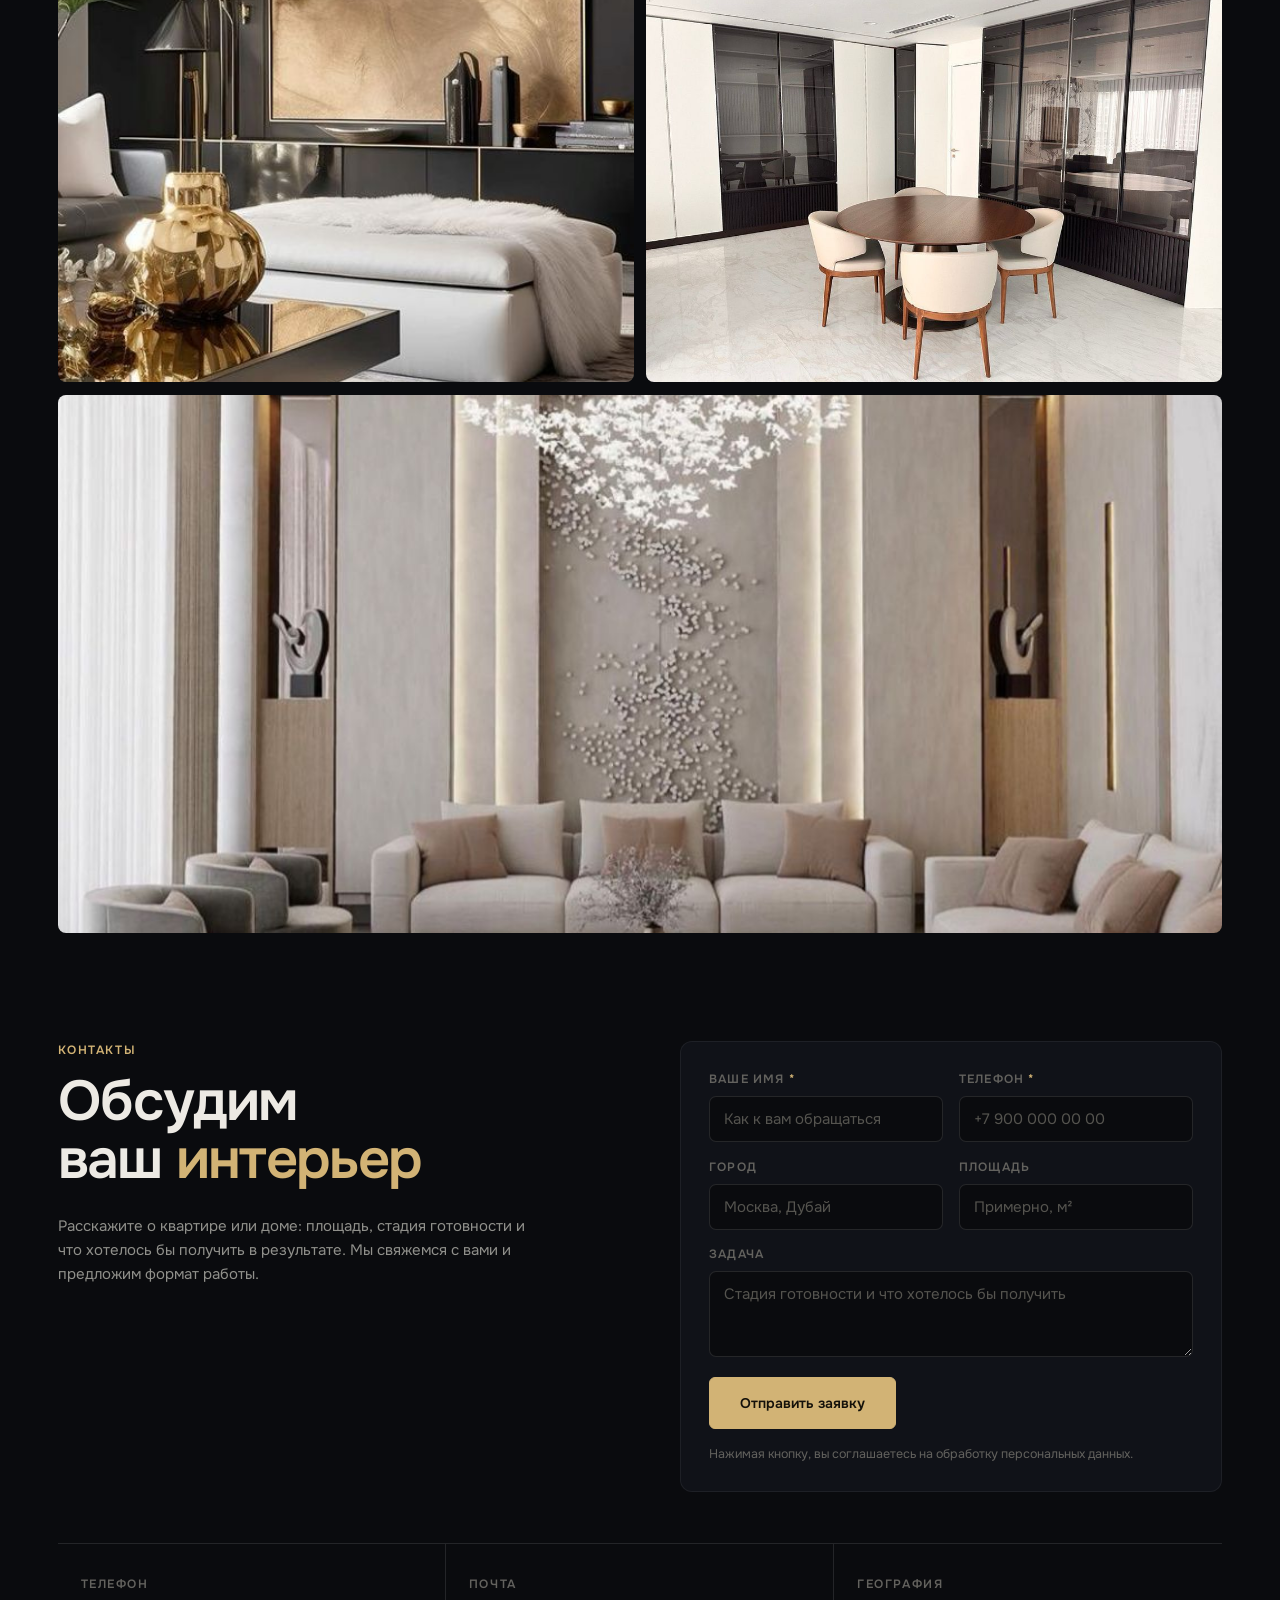
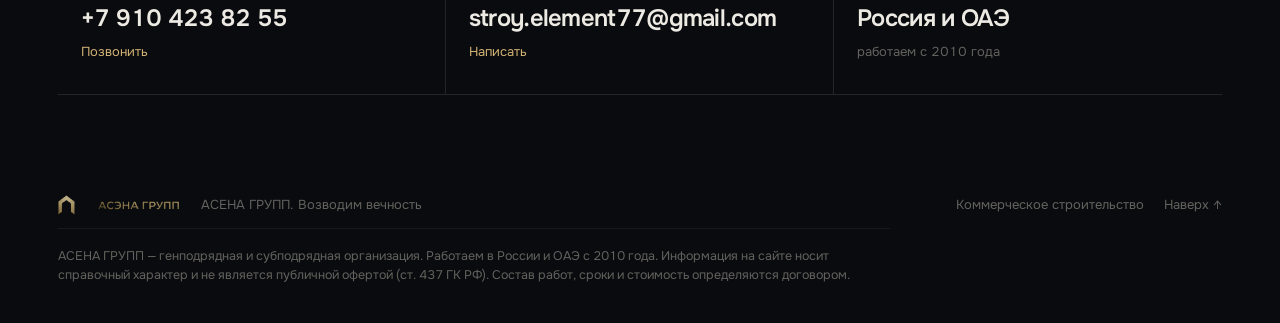
<file: residential.html>
<!DOCTYPE html>
<html lang="ru">
<head>
<meta charset="utf-8">
<meta name="viewport" content="width=device-width, initial-scale=1">
<title>Интерьеры жилых помещений. АСЕНА ГРУПП</title>
<meta name="description" content="АСЕНА ГРУПП: ремонт, отделка и комплектация жилых интерьеров. От чернового этапа до мебели, света и текстиля.">
<meta name="theme-color" content="#0A0B0E">
<meta property="og:title" content="Интерьеры жилых помещений. АСЕНА ГРУПП">
<meta property="og:description" content="Ремонт, отделка и комплектация жилых интерьеров под ключ.">
<meta property="og:image" content="assets/img/home-living.jpg">
<meta property="og:type" content="website">
<link rel="icon" href="assets/img/favicon.png">
<link rel="preconnect" href="https://fonts.googleapis.com">
<link rel="preconnect" href="https://fonts.gstatic.com" crossorigin>
<link href="https://fonts.googleapis.com/css2?family=Onest:wght@300;400;500;600;700&display=swap" rel="stylesheet">
<link rel="stylesheet" href="assets/css/style.css?v=8">
</head>
<body>

<div class="bg" aria-hidden="true">
  <span class="bg__glow"></span>
  <span class="bg__stone"></span>
  <span class="bg__cursor"></span>
  <span class="bg__grain"></span>
  <span class="bg__vignette"></span>
</div>

<div class="blueprint" aria-hidden="true"><span></span><span></span><span></span><span></span><span></span></div>

<header class="hdr is-stuck" id="hdr">
  <a class="hdr__logo" href="index.html" aria-label="АСЕНА ГРУПП, на главную">
    <img src="assets/img/logo.png" alt="АСЕНА ГРУПП">
  </a>
  <nav class="hdr__nav" id="nav">
    <a href="index.html#about">О компании</a>
    <a href="index.html#services">Услуги</a>
    <a href="index.html#projects">Проекты</a>
    <a href="index.html#dubai">Дубай</a>
    <a href="index.html#contacts">Контакты</a>
    <a class="nav-tel" href="tel:+79104238255">+7 910 423 82 55</a>
  </nav>
  <a class="hdr__tel" href="tel:+79104238255">+7 910 423 82 55</a>
  <button class="hdr__cta" type="button" data-lead="Жилые интерьеры, шапка">Обсудить проект <i>&rarr;</i></button>
  <button class="burger" id="burger" aria-label="Меню" aria-expanded="false"><i></i><i></i></button>
</header>

<main id="top">

<!-- ========== ШАПКА СТРАНИЦЫ ========== -->
<section class="sect page-top">
  <a class="page-back" href="index.html"><i>&larr;</i> На главную</a>
  <p class="tag">Направление</p>
  <h1 class="page-h">Интерьеры жилых <span class="accent">помещений</span></h1>
  <p class="page-lead">Мы также занимаемся жилыми интерьерами. От ремонта до оформления всех деталей поможем создать пространство, которое будет не только красивым, но и удобным.</p>
  <p class="page-lead">Подберём идеальные шторы, сделаем индивидуальный заказ мебели и учтём каждую деталь, чтобы интерьер отражал вашу личность и стиль жизни.</p>
  <div class="page-act">
    <button class="btn btn--solid" type="button" data-lead="Жилые интерьеры">Обсудить проект</button>
    <a class="btn btn--ghost" href="tel:+79104238255">+7 910 423 82 55</a>
  </div>
</section>

<!-- ========== ЧТО ВХОДИТ ========== -->
<section class="sect">
  <div class="sect__head">
    <p class="tag">Что входит в работу</p>
    <h2 class="h2">От чернового этапа<br>до <span class="accent">готового интерьера</span></h2>
  </div>
  <ul class="srv">
    <li class="srv__i reveal"><h3><b>01</b>Ремонт и отделка</h3><p>Черновые и чистовые работы, выравнивание, покрытия, сложные материалы.</p></li>
    <li class="srv__i reveal"><h3><b>02</b>Инженерные системы</h3><p>Электрика, вентиляция, климат и разводка коммуникаций по квартире или дому.</p></li>
    <li class="srv__i reveal"><h3><b>03</b>Мебель на заказ</h3><p>Индивидуальное изготовление корпусной и мягкой мебели под размеры помещения.</p></li>
    <li class="srv__i reveal"><h3><b>04</b>Свет и декор</h3><p>Освещение, предметы интерьера и оформление всех деталей пространства.</p></li>
    <li class="srv__i reveal"><h3><b>05</b>Текстиль и шторы</h3><p>Подбор тканей, пошив и монтаж карнизов под готовый интерьер.</p></li>
    <li class="srv__i reveal"><h3><b>06</b>Комплектация</h3><p>Закупка, доставка и установка всего, что нужно для въезда в готовую квартиру.</p></li>
  </ul>
</section>

<!-- ========== ГАЛЕРЕЯ ========== -->
<section class="sect">
  <div class="sect__head">
    <p class="tag">Работы</p>
    <h2 class="h2">Реализованные <span class="accent">интерьеры</span></h2>
  </div>
  <div class="resid-gal">
    <img class="w" src="assets/img/home-living.jpg" alt="Гостиная" loading="lazy">
    <img src="assets/img/home-sofa.jpg" alt="Зона отдыха с диваном" loading="lazy">
    <img src="assets/img/home-tv.jpg" alt="ТВ-зона гостиной" loading="lazy">
    <img class="w" src="assets/img/home-bedroom.jpg" alt="Спальня" loading="lazy">
    <img src="assets/img/home-bed.jpg" alt="Изголовье кровати в спальне" loading="lazy">
    <img src="assets/img/home-dining.jpg" alt="Обеденная зона" loading="lazy">
    <img class="w" src="assets/img/home-hall.jpg" alt="Холл квартиры" loading="lazy">
  </div>
</section>

<!-- ========== КОНТАКТЫ ========== -->
<section class="sect contacts" id="contacts">
  <div class="contacts__top">
    <div class="contacts__txt">
      <p class="tag">Контакты</p>
      <h2 class="cta">Обсудим<br>ваш <span class="accent">интерьер</span></h2>
      <p class="contacts__lead">Расскажите о квартире или доме: площадь, стадия готовности и что хотелось бы получить в результате. Мы свяжемся с вами и предложим формат работы.</p>
    </div>

    <form class="lead" id="leadForm" novalidate>
      <input type="hidden" name="source" value="Жилые интерьеры, форма">
      <div class="lead__row">
        <label class="fld"><span>Ваше имя <i>*</i></span><input type="text" name="name" required autocomplete="name" placeholder="Как к вам обращаться"></label>
        <label class="fld"><span>Телефон <i>*</i></span><input type="tel" name="phone" required autocomplete="tel" inputmode="tel" placeholder="+7 900 000 00 00"></label>
      </div>
      <div class="lead__row">
        <label class="fld"><span>Город</span><input type="text" name="city" placeholder="Москва, Дубай"></label>
        <label class="fld"><span>Площадь</span><input type="text" name="area" inputmode="numeric" placeholder="Примерно, м²"></label>
      </div>
      <label class="fld"><span>Задача</span><textarea name="task" rows="3" placeholder="Стадия готовности и что хотелось бы получить"></textarea></label>
      <button class="btn btn--solid lead__send" type="submit">Отправить заявку</button>
      <p class="lead__legal">Нажимая кнопку, вы соглашаетесь на обработку персональных данных.</p>
      <p class="lead__done" id="leadDone" role="status" hidden></p>
    </form>
  </div>

  <div class="contacts__grid">
    <a class="cnt" href="tel:+79104238255">
      <span class="cnt__k">Телефон</span>
      <span class="cnt__v">+7 910 423 82 55</span>
      <span class="cnt__a">Позвонить</span>
    </a>
    <a class="cnt" href="mailto:stroy.element77@gmail.com">
      <span class="cnt__k">Почта</span>
      <span class="cnt__v">stroy.element77@gmail.com</span>
      <span class="cnt__a">Написать</span>
    </a>
    <div class="cnt cnt--static">
      <span class="cnt__k">География</span>
      <span class="cnt__v">Россия и ОАЭ</span>
      <span class="cnt__a">работаем с 2010 года</span>
    </div>
  </div>
</section>

</main>

<footer class="ftr">
  <div class="ftr__top">
    <img class="ftr__logo" src="assets/img/logo.png" alt="АСЕНА ГРУПП">
    <p>АСЕНА ГРУПП. Возводим вечность</p>
    <a class="ftr__resid" href="index.html">Коммерческое строительство</a>
    <a href="#top">Наверх ↑</a>
  </div>
  <p class="ftr__legal">АСЕНА ГРУПП — генподрядная и субподрядная организация. Работаем в России и ОАЭ с 2010 года. Информация на сайте носит справочный характер и не является публичной офертой (ст. 437 ГК РФ). Состав работ, сроки и стоимость определяются договором.</p>
</footer>

<div class="modal modal--lead" id="leadModal" hidden>
  <div class="modal__scrim" data-close></div>
  <div class="modal__win modal__win--sm" role="dialog" aria-modal="true" aria-label="Обсудить проект">
    <button class="modal__x" type="button" data-close aria-label="Закрыть">&times;</button>
    <div class="modal__pad">
      <p class="tag">Заявка</p>
      <h3 class="modal__h">Обсудить проект</h3>
      <p class="modal__sub">Оставьте контакты — остальное берём на себя. Ответим в рабочее время и уточним детали.</p>

      <form class="lead" id="leadFormModal" novalidate>
        <input type="hidden" name="source" value="Модальное окно">
        <label class="fld"><span>Ваше имя <i>*</i></span><input type="text" name="name" required autocomplete="name" placeholder="Как к вам обращаться"></label>
        <label class="fld"><span>Телефон <i>*</i></span><input type="tel" name="phone" required autocomplete="tel" inputmode="tel" placeholder="+7 900 000 00 00"></label>
        <label class="fld"><span>Задача</span><textarea name="task" rows="3" placeholder="Площадь, город, стадия готовности"></textarea></label>
        <button class="btn btn--solid lead__send" type="submit">Отправить заявку</button>
        <p class="lead__legal">Нажимая кнопку, вы соглашаетесь на обработку персональных данных.</p>
        <p class="lead__done" id="leadDoneModal" role="status" hidden></p>
      </form>

      <div class="modal__alt">
        <a href="tel:+79104238255">+7 910 423 82 55</a>
        <a href="mailto:stroy.element77@gmail.com">stroy.element77@gmail.com</a>
      </div>
    </div>
  </div>
</div>

<script src="assets/js/main.js?v=8"></script>
</body>
</html>
</file>
<file: assets/css/style.css>
/* ============================================================
   АСЕНА ГРУПП — лендинг
   Один шрифт (Onest), плотный вертикальный ритм.
   ============================================================ */

:root{
  --ink:        #0A0B0E;
  --ink-2:      #101218;
  --ink-3:      #14161D;
  --paper:      #F2EFE9;
  --txt:        #EDEAE4;
  --txt-dim:    #90908B;
  --txt-dim-2:  #63625E;
  --gold:       #D2B375;
  --gold-dim:   #B49C60;
  --line:       rgba(255,255,255,.11);
  --line-soft:  rgba(255,255,255,.06);

  --f: "Onest", "Segoe UI", system-ui, -apple-system, sans-serif;

  --pad: clamp(18px, 4.5vw, 76px);
  --ease: cubic-bezier(.22,.61,.36,1);

  /* живой фон: три ручки громкости */
  --bg-glow:   .34;  /* тёплые световые пятна */
  --bg-stone:  .07;  /* текстура оникса */
  --bg-grain:  .05;  /* зерно */
  --bg-cursor: .5;   /* подсветка за курсором, 0 отключает */
}

*,*::before,*::after{ box-sizing:border-box; }

html{ scroll-behavior:smooth; -webkit-text-size-adjust:100%; }

/* переход по якорю не должен прятать заголовок под фиксированной шапкой */
section[id], main[id]{ scroll-margin-top:86px; }

body{
  margin:0;
  background:var(--ink);
  color:var(--txt);
  font-family:var(--f);
  font-size:clamp(15px,1vw,16.5px);
  line-height:1.6;
  font-weight:400;
  font-variant-numeric:tabular-nums;
  overflow-x:hidden;
  -webkit-font-smoothing:antialiased;
}
/* пока открыто модальное окно, страница под ним не прокручивается */
body.is-locked{ overflow:hidden; }

img{ display:block; max-width:100%; }
a{ color:inherit; text-decoration:none; }
h1,h2,h3{ margin:0; font-weight:600; letter-spacing:-.03em; }
p{ margin:0 0 .95em; }
ul,ol,dl,dd{ margin:0; padding:0; list-style:none; }
button{ font:inherit; color:inherit; }

::selection{ background:var(--gold); color:#0A0B0E; }

/* ---------- Атомы ---------- */

.tag{
  font-size:12px;
  font-weight:600;
  letter-spacing:.13em;
  text-transform:uppercase;
  color:var(--gold);
  margin:0 0 1.1em;
}

.accent{ color:var(--gold); }

.h2{
  font-size:clamp(25px,3.3vw,49px);
  line-height:1.05;
}

.sect{
  position:relative;
  padding:clamp(44px,5vw,76px) var(--pad);
  max-width:1520px;
  margin:0 auto;
}
.sect + .sect{ padding-top:clamp(30px,3.4vw,52px); }
.sect__head{ margin-bottom:clamp(24px,2.6vw,38px); }

.btn{
  display:inline-flex; align-items:center; justify-content:center;
  font-size:14px; font-weight:500;
  padding:13px 24px;
  border:1px solid var(--line);
  border-radius:6px;
  background:none; cursor:pointer;
  transition:border-color .25s var(--ease), background .25s var(--ease), color .25s var(--ease);
}
.btn:hover{ border-color:var(--gold); color:var(--gold); }
.btn--solid{ background:var(--gold); border-color:var(--gold); color:#14110A; font-weight:600; }
.btn--solid:hover{ background:transparent; color:var(--gold); }

/* ---------- Живой фон ---------- */

.bg{
  position:fixed; inset:0; z-index:0;
  pointer-events:none; overflow:hidden;
}
.bg span{ position:absolute; display:block; }

/* Тёплое свечение: медленно дышащие пятна в фирменных цветах */
.bg__glow{
  inset:-25%;
  opacity:var(--bg-glow);
  background:
    radial-gradient(36% 32% at 80% 8%,   rgba(210,179,117,.52), transparent 68%),
    radial-gradient(42% 36% at 8%  66%,  rgba(62,84,124,.40),  transparent 70%),
    radial-gradient(28% 26% at 58% 100%, rgba(210,179,117,.26), transparent 66%),
    radial-gradient(34% 30% at 100% 52%, rgba(62,84,124,.22),  transparent 70%);
  animation:bgDrift 78s var(--ease) infinite alternate;
  will-change:transform;
}
@keyframes bgDrift{
  0%   { transform:translate3d(0,0,0)      scale(1);    }
  35%  { transform:translate3d(-3%,2.5%,0) scale(1.09); }
  70%  { transform:translate3d(2.5%,-2%,0) scale(1.04); }
  100% { transform:translate3d(-1.5%,3%,0) scale(1.12); }
}

/* Оникс из материалов компании: даёт фону фактуру камня, а не заливку */
.bg__stone{
  inset:0;
  background:url("../img/texture-onyx.jpg") center/cover no-repeat;
  opacity:var(--bg-stone);
  mix-blend-mode:soft-light;
  animation:bgStone 120s linear infinite alternate;
  will-change:transform;
}
@keyframes bgStone{
  0%   { transform:scale(1.06) translate3d(0,0,0); }
  100% { transform:scale(1.16) translate3d(-2%,-1.5%,0); }
}

/* Зерно: убирает пластиковую плоскость и полосы на градиентах */
.bg__grain{
  inset:0;
  opacity:var(--bg-grain);
  background-image:url("data:image/svg+xml;utf8,<svg xmlns='http://www.w3.org/2000/svg' width='180' height='180'><filter id='n'><feTurbulence type='fractalNoise' baseFrequency='.85' numOctaves='3' stitchTiles='stitch'/></filter><rect width='180' height='180' filter='url(%23n)'/></svg>");
  background-size:180px 180px;
}

/* Подсветка за курсором: единственный слой, который реагирует на человека */
.bg__cursor{
  inset:0;
  opacity:0;
  background:radial-gradient(420px 420px at var(--mx,50%) var(--my,40%),
             rgba(210,179,117,.10), rgba(210,179,117,.035) 45%, transparent 70%);
  transition:opacity .6s var(--ease);
}
.bg.is-live .bg__cursor{ opacity:var(--bg-cursor); }

/* Виньетка: держит края тёмными, текст остаётся читаемым */
.bg__vignette{
  inset:0;
  background:radial-gradient(125% 85% at 50% 38%, transparent 38%, rgba(5,6,8,.62) 100%);
}

/* ---------- Фоновая сетка ---------- */

.blueprint{
  position:fixed; inset:0; z-index:0; pointer-events:none;
  max-width:1520px; margin:0 auto;
  padding:0 var(--pad);
  display:grid; grid-template-columns:repeat(5,1fr);
}
.blueprint span{ border-left:1px solid rgba(255,255,255,.045); }
.blueprint span:last-child{ border-right:1px solid rgba(255,255,255,.045); }

/* ---------- Шапка ---------- */

.hdr{
  position:fixed; top:0; left:0; right:0; z-index:60;
  display:flex; align-items:center; gap:clamp(12px,1.6vw,24px);
  padding:16px var(--pad);
  border-bottom:1px solid transparent;
  transition:background .35s var(--ease), padding .35s var(--ease), border-color .35s var(--ease);
}
.hdr.is-stuck{
  background:rgba(10,11,14,.88);
  backdrop-filter:blur(14px);
  -webkit-backdrop-filter:blur(14px);
  border-bottom-color:var(--line-soft);
  padding-top:11px; padding-bottom:11px;
}
.hdr__logo{
  position:relative; z-index:2;
  display:flex; align-items:center;
  padding:8px 0;                 /* область нажатия 44px */
}
.hdr__logo img{ height:26px; width:auto; }
.nav-tel{ display:none; }

.hdr__nav{ margin-left:auto; display:flex; gap:clamp(12px,1.5vw,26px); }
.hdr__nav a{
  font-size:14.5px; color:var(--txt-dim);
  position:relative; white-space:nowrap;
  transition:color .22s var(--ease);
}
.hdr__nav a::after{
  content:""; position:absolute; left:0; bottom:-5px; height:1px; width:0;
  background:var(--gold); transition:width .28s var(--ease);
}
/* расширяем область нажатия, не меняя вёрстку */
.hdr__nav a::before{ content:""; position:absolute; inset:-11px -7px; }
.hdr__nav a:hover{ color:var(--txt); }
.hdr__nav a:hover::after{ width:100%; }

.hdr__tel{
  font-size:14.5px; font-weight:600;
  white-space:nowrap;
  transition:color .25s var(--ease);
}
.hdr__tel:hover{ color:var(--gold); }

/* Кнопка заявки: видна на любой высоте прокрутки, это главный путь к лиду */
.hdr__cta{
  display:inline-flex; align-items:center; gap:8px;
  font-size:14px; font-weight:600; white-space:nowrap;
  padding:10px 18px;
  background:var(--gold); color:#14110A;
  border:1px solid var(--gold); border-radius:6px;
  cursor:pointer;
  transition:background .25s var(--ease), color .25s var(--ease);
}
.hdr__cta i{ font-style:normal; transition:transform .3s var(--ease); }
.hdr__cta:hover{ background:transparent; color:var(--gold); }
.hdr__cta:hover i{ transform:translateX(4px); }

.burger{
  display:none; width:44px; height:44px; padding:0;
  background:none; border:1px solid var(--line); border-radius:6px;
  cursor:pointer; position:relative;
}
.burger i{
  position:absolute; left:13px; width:18px; height:1px; background:var(--txt);
  transition:transform .28s var(--ease);
}
.burger i:nth-child(1){ top:19px; }
.burger i:nth-child(2){ top:24px; }
.hdr.is-open .burger i:nth-child(1){ transform:translateY(2.5px) rotate(45deg); }
.hdr.is-open .burger i:nth-child(2){ transform:translateY(-2.5px) rotate(-45deg); }

/* ============================================================
   ПЕРВЫЙ ЭКРАН
   Фотография объекта во весь экран, кадры сменяют друг друга.
   Текст лежит поверх, читаемость держит .hero__scrim.
   Длительность показа кадра задана дважды: в @keyframes heroBar
   и в переменной HOLD в main.js — менять надо оба места.
   ============================================================ */

.hero{
  position:relative; z-index:1;
  min-height:100svh;
  display:flex; flex-direction:column; justify-content:flex-end;
  padding:clamp(92px,12vh,150px) 0 clamp(18px,2.2vw,30px);
  overflow:hidden;
  isolation:isolate;
}

/* ---------- Сцена ---------- */

.hero__stage{ position:absolute; inset:0; z-index:0; background:#07080B; }
.hero__slide{
  position:absolute; inset:0; z-index:0;
  opacity:0; transition:opacity 1s var(--ease);
}
/* новый кадр проявляется поверх предыдущего: если гасить старый
   одновременно, на середине наплыва проступает тёмный фон */
.hero__slide.is-on{ opacity:1; z-index:1; }
.hero__slide.was-on{ opacity:1; transition:none; }
.hero__slide img{
  width:100%; height:100%; object-fit:cover;
  object-position:center var(--pos,50%);   /* --pos у слайда двигает кадр по вертикали */
  transform:scale(1.07);
  filter:contrast(1.05) saturate(.94);
}
/* медленный наезд, пока кадр на экране */
.hero__slide.is-on img{ animation:heroZoom 8s var(--ease) forwards; }
@keyframes heroZoom{ to{ transform:scale(1.17); } }

/* Затемнение: слева под текст, снизу под цифры, сверху под шапку */
.hero__scrim{
  position:absolute; inset:0; z-index:1; pointer-events:none;
  background:
    linear-gradient(100deg, rgba(6,7,10,.95) 0%, rgba(6,7,10,.78) 30%, rgba(6,7,10,.26) 58%, rgba(6,7,10,.5) 100%),
    linear-gradient(to top, rgba(6,7,10,.94) 0%, rgba(6,7,10,.34) 30%, transparent 56%),
    linear-gradient(to bottom, rgba(6,7,10,.72) 0%, transparent 22%);
}

/* ---------- Содержимое ---------- */

.hero__body{
  position:relative; z-index:2;
  flex:1;
  width:100%; max-width:1520px; margin:0 auto;
  padding:0 var(--pad);
  display:flex; flex-direction:column; justify-content:flex-end;
  gap:clamp(24px,3.2vw,44px);
}
.hero__in{
  display:grid;
  grid-template-columns:minmax(0,1fr) auto;
  align-items:end;
  gap:clamp(20px,3vw,56px);
}

.hero h1{
  font-size:clamp(35px,5.9vw,92px);
  line-height:.98;
  letter-spacing:-.045em;
  margin:0 0 .4em;
  text-shadow:0 2px 40px rgba(0,0,0,.45);
}
/* строки выезжают из-под маски */
.hero h1 .l{
  display:block; overflow:hidden;
  padding-bottom:.08em; margin-bottom:-.08em;
}
.hero h1 .l > b{
  display:block; font-weight:inherit;
  transform:translateY(112%);
  animation:heroLine 1.05s var(--ease) forwards;
  animation-delay:calc(.18s + var(--i) * .11s);
}
.hero h1 em{ font-style:normal; }
@keyframes heroLine{ to{ transform:none; } }

.hero__lead{
  max-width:46ch; color:#C9C6BF;
  font-size:clamp(15px,1.1vw,18px);
  text-shadow:0 1px 20px rgba(0,0,0,.5);
  margin-bottom:.7em;
}
.hero__geo{
  font-size:13px; font-weight:600;
  letter-spacing:.1em; text-transform:uppercase;
  color:var(--gold); margin:0;
}
.hero__act{ display:flex; flex-wrap:wrap; gap:10px; margin-top:24px; }
.btn--ghost{
  background:rgba(10,11,14,.32);
  backdrop-filter:blur(8px); -webkit-backdrop-filter:blur(8px);
}

/* всё, кроме заголовка, всплывает снизу */
.hero__up{
  opacity:0; transform:translateY(18px);
  animation:heroUp .9s var(--ease) forwards;
  animation-delay:var(--d,0s);
}
@keyframes heroUp{ to{ opacity:1; transform:none; } }
.hero .tag{ --d:.06s; }
.hero__lead{ --d:.66s; }
.hero__geo{ --d:.72s; }
.hero__act{ --d:.8s; }
.hero__ctrl{ --d:.9s; }
.hero__meta{ --d:1s; }

/* ---------- Подпись кадра и управление ---------- */

.hero__ctrl{
  display:flex; flex-direction:column; align-items:flex-end; gap:16px;
  text-align:right; padding-bottom:6px;
}
.hero__cap{
  display:flex; flex-direction:column; gap:3px;
  max-width:34ch;
  opacity:0; transform:translateY(7px);
  transition:opacity .45s var(--ease), transform .45s var(--ease);
}
.hero__cap.is-in{ opacity:1; transform:none; }
.hero__cap b{ font-size:15px; font-weight:600; }
.hero__cap i{ font-style:normal; font-size:13px; color:var(--txt-dim); }

.hero__bars{ display:flex; gap:6px; }
.hero__bar{
  position:relative; width:34px; height:2px; padding:0;
  border:0; background:rgba(255,255,255,.24);
  cursor:pointer; overflow:hidden;
}
.hero__bar::before{ content:""; position:absolute; inset:-14px -3px; }  /* область нажатия */
.hero__bar i{ position:absolute; inset:0 auto 0 0; width:0; background:var(--gold); }
.hero__bar.is-on i{ animation:heroBar 3s linear forwards; }
@keyframes heroBar{ to{ width:100%; } }

/* ---------- Цифры ---------- */

.hero__meta{
  display:flex; flex-wrap:wrap; align-items:flex-end;
  gap:clamp(22px,4vw,64px);
  border-top:1px solid var(--line);
  padding-top:18px;
}
.hero__meta > div{ display:flex; flex-direction:column; gap:1px; }
.hero__meta b{
  font-size:clamp(23px,2.2vw,32px); font-weight:600;
  letter-spacing:-.04em; line-height:1.1;
}
.hero__meta span{ font-size:13px; color:var(--txt-dim); }

/* ============================================================
   НАМ ДОВЕРЯЮТ
   Заказчики сразу под первым экраном. Логотипов нет,
   поэтому названия набраны крупно и разложены сеткой.
   ============================================================ */

.trust{ position:relative; z-index:1; }
.trust__head{
  display:grid; grid-template-columns:minmax(0,.9fr) minmax(0,1.1fr);
  gap:clamp(16px,3vw,60px); align-items:baseline;
  margin-bottom:clamp(22px,2.4vw,34px);
}
.trust .tag{ margin:0; font-size:clamp(13px,1.4vw,19px); letter-spacing:.06em; }
.trust__lead{ margin:0; color:var(--txt-dim); max-width:62ch; }

/* Плитки заказчиков. Раньше это была таблица с рамками — на телефоне
   пустая ячейка в конце ряда читалась как оборванная решётка. */
.trust__list{
  display:grid;
  grid-template-columns:repeat(5,1fr);   /* 9 заказчиков ложатся как 5 + 4 */
  gap:clamp(8px,.9vw,14px);
}
.trust__i{
  display:flex; flex-direction:column;
  align-items:center; justify-content:center;
  gap:11px; text-align:center;
  min-height:clamp(96px,8vw,122px);
  padding:18px 14px;
  background:var(--ink-2);
  border:1px solid var(--line-soft);
  border-radius:10px;
  transition:border-color .3s var(--ease), background .3s var(--ease);
}
.trust__i:hover{ border-color:rgba(210,179,117,.42); background:var(--ink-3); }
/* Логотипы разных брендов приведены к одному белому: на тёмном фоне
   зелёный Сбер рядом с синим ВТБ и красным МТС дают пестроту, а белый
   монохром совпадает с цветом названий в соседних плитках. */
.trust__i img{
  /* единый бокс: логотипы очень разной пропорции — от почти квадратного
     пегаса Внуково до вордмарка Абсолюта 10:1. object-fit вписывает
     каждый в одинаковую рамку, поэтому оптически они одного веса */
  max-height:clamp(34px,3.3vw,46px);   /* по высоте живут квадратные знаки */
  max-width:84%;                       /* по ширине — широкие вордмарки */
  width:auto; height:auto; object-fit:contain;
  filter:brightness(0) invert(1);
  opacity:.85;
  transition:opacity .3s var(--ease);
}
.trust__i:hover img{ opacity:1; }
.trust__i span{
  font-size:clamp(14.5px,1.15vw,18px);
  font-weight:500; letter-spacing:-.01em; line-height:1.25;
  color:var(--txt);
}

/* ============================================================
   О КОМПАНИИ
   ============================================================ */

.about{ position:relative; z-index:1; }
.about__body{
  display:grid; grid-template-columns:minmax(0,1fr) minmax(0,.8fr);
  gap:clamp(26px,4vw,72px);
}
.about__txt{ display:flex; flex-direction:column; }
.about__txt p{ color:var(--txt-dim); max-width:54ch; }
.about__txt .lead{
  color:var(--txt); font-size:clamp(17px,1.35vw,22px);
  font-weight:400; line-height:1.45; margin-bottom:1.1em;
}

.about__txt .mission{
  color:var(--txt);
  margin:26px 0 0; padding-left:14px;
  border-left:2px solid var(--gold);
  max-width:50ch;
}
.about__txt .mission span{
  display:block; font-size:12px; font-weight:600;
  letter-spacing:.13em; text-transform:uppercase;
  color:var(--gold); margin-bottom:5px;
}

.about__pins{ display:flex; gap:34px; margin:auto 0 4px; padding-top:28px; flex-wrap:wrap; }
.about__pins li{
  border-left:2px solid var(--gold); padding-left:13px;
  display:flex; flex-direction:column;
}
.about__pins b{ font-size:20px; font-weight:600; letter-spacing:-.02em; }
.about__pins span{ font-size:13px; color:var(--txt-dim-2); }

.about__media{ position:relative; }
.about__media figure{ margin:0; }
.about__media img{ width:100%; aspect-ratio:3/3.55; object-fit:cover; border-radius:8px; }
.about__off{
  position:absolute; left:-26%; bottom:-8%;
  width:58%; border:8px solid var(--ink); border-radius:16px;
}
.about__off img{ aspect-ratio:4/3; }

/* ============================================================
   КАК МЫ РАБОТАЕМ
   ============================================================ */

.flow{ position:relative; z-index:1; }
.flow__lead{
  margin:clamp(16px,1.8vw,24px) 0 0;
  color:var(--txt-dim); max-width:70ch;
  font-size:clamp(15px,1.15vw,18px);
}
.flow__list{
  display:grid;
  grid-template-columns:repeat(5,1fr);
  border-top:1px solid var(--line);
}
.flow__i{
  padding:clamp(20px,2.2vw,30px) clamp(14px,1.6vw,26px) clamp(22px,2.4vw,34px) 0;
  border-bottom:1px solid var(--line);
  border-right:1px solid var(--line);
  display:flex; flex-direction:column;
  position:relative;
}
.flow__i:last-child{ border-right:none; }
.flow__i:nth-child(n+2){ padding-left:clamp(14px,1.6vw,26px); }
.flow__i b{
  font-size:12px; font-weight:600; letter-spacing:.14em;
  color:var(--gold); margin-bottom:clamp(20px,2.4vw,38px);
}
.flow__i h3{ font-size:clamp(17px,1.45vw,22px); line-height:1.15; margin-bottom:9px; }
.flow__i p{ margin:0; font-size:14px; color:var(--txt-dim); line-height:1.5; }

/* ============================================================
   УСЛУГИ
   ============================================================ */

.services{ position:relative; z-index:1; }
.srv{ border-top:1px solid var(--line); }
.srv__i{
  display:grid;
  grid-template-columns:minmax(0,1fr) minmax(0,1fr);
  gap:clamp(14px,2.4vw,44px);
  align-items:baseline;
  padding:clamp(16px,1.8vw,26px) 0;
  border-bottom:1px solid var(--line);
  transition:padding-left .4s var(--ease), border-color .3s var(--ease);
}
.srv__i h3{
  font-size:clamp(19px,1.85vw,28px); line-height:1.15;
  display:flex; align-items:baseline; gap:clamp(12px,1.4vw,22px);
}
.srv__i h3 b{
  font-size:12px; font-weight:600; letter-spacing:.12em;
  color:var(--gold); flex:0 0 auto;
}
.srv__i p{ margin:0; color:var(--txt-dim); font-size:14.5px; max-width:46ch; }

@media (hover:hover){
  .srv__i:hover{ padding-left:20px; border-bottom-color:var(--gold); }
  .srv__i:hover h3{ color:var(--gold); }
}

.srv__peek{
  position:fixed; z-index:40; top:40%; left:50%;
  width:260px; height:330px; pointer-events:none;
  border-radius:8px; overflow:hidden;
  opacity:0; transform:translate(-50%,-50%) scale(.92);
  transition:opacity .3s var(--ease), transform .4s var(--ease);
}
.srv__peek img{ width:100%; height:100%; object-fit:cover; }
.srv__peek.on{ opacity:1; transform:translate(-50%,-50%) scale(1); }

/* ============================================================
   ПОЧЕМУ МЫ
   ============================================================ */

.why{ position:relative; z-index:1; }
.why__grid{
  display:grid; grid-template-columns:repeat(4,1fr);
  gap:1px; background:var(--line);
  border:1px solid var(--line);
}
.why__i{
  background:var(--ink);
  padding:clamp(20px,2.2vw,32px) clamp(16px,1.8vw,28px) clamp(24px,2.6vw,38px);
  display:flex; flex-direction:column; gap:10px;
}
.why__i b{
  font-size:clamp(19px,1.75vw,27px); font-weight:600;
  letter-spacing:-.035em; line-height:1.1;
}
.why__i span{ font-size:14px; color:var(--txt-dim); line-height:1.5; }

/* ============================================================
   ПРОЕКТЫ
   Карточка кликабельна целиком и открывает кейс.
   ============================================================ */

.projects{ position:relative; z-index:1; padding-right:0; max-width:none; }
.projects .sect__head{ max-width:1520px; margin-inline:auto; }
.projects__head{
  display:flex; align-items:flex-end; justify-content:space-between;
  gap:20px; flex-wrap:wrap;
  padding-right:var(--pad);
}
.projects__hint{ margin:0; font-size:13.5px; color:var(--txt-dim-2); }

.railx{
  overflow-x:auto; overflow-y:hidden;
  scrollbar-width:none; cursor:grab;
  padding-left:max(var(--pad), calc((100vw - 1520px)/2 + var(--pad)));
}
.railx::-webkit-scrollbar{ display:none; }
.railx.is-drag{ cursor:grabbing; }
.railx__track{ display:flex; gap:clamp(12px,1.3vw,20px); width:max-content; padding-right:var(--pad); }

.card{
  width:clamp(272px,29vw,438px); flex:0 0 auto;
  background:var(--ink-2);
  border:1px solid var(--line-soft);
  border-radius:10px; overflow:hidden;
  display:flex; flex-direction:column;
  cursor:pointer;
  transition:border-color .35s var(--ease), transform .45s var(--ease);
}
.card:hover,
.card:focus-visible{ border-color:rgba(210,179,117,.5); transform:translateY(-5px); }
.card:focus-visible{ outline:2px solid var(--gold); outline-offset:3px; }

/* фотография занимает большую часть карточки: объект продаёт кадр, а не текст */
.card__img{ overflow:hidden; aspect-ratio:4/4.1; position:relative; }
.card__img img{
  width:100%; height:100%; object-fit:cover;
  transition:transform 1s var(--ease);
}
.card:hover .card__img img{ transform:scale(1.05); }
.card__flag{
  position:absolute; left:14px; top:14px;
  font-size:11.5px; font-weight:600; letter-spacing:.11em; text-transform:uppercase;
  color:var(--txt); padding:7px 11px; border-radius:4px;
  background:rgba(8,9,12,.62);
  backdrop-filter:blur(8px); -webkit-backdrop-filter:blur(8px);
}
.card__body{ padding:clamp(16px,1.5vw,24px); display:flex; flex-direction:column; flex:1; }
.card h3{ font-size:clamp(19px,1.6vw,26px); line-height:1.14; margin-bottom:11px; }
.card__sub{ margin:0 0 3px; font-size:14px; color:var(--txt-dim); }
.card__facts{ margin:0; font-size:14px; color:var(--txt-dim-2); }
.card__more{
  margin-top:auto; padding-top:18px;
  display:flex; align-items:center; gap:8px;
  font-size:13.5px; font-weight:500; color:var(--gold);
}
.card__more i{ font-style:normal; transition:transform .3s var(--ease); }
.card:hover .card__more i{ transform:translateX(5px); }

.railx__bar{ max-width:1520px; margin:22px auto 0; padding:0 var(--pad); }
.railx__bar i{ display:block; height:1px; background:var(--line); position:relative; }
.railx__bar i::after{
  content:""; position:absolute; left:0; top:-1px; height:3px;
  width:var(--w,12%); background:var(--gold);
  transform:translateX(var(--x,0));
  transition:width .2s linear;
}

/* ============================================================
   ДУБАЙ
   ============================================================ */

.dubai{
  position:relative; z-index:1;
  max-width:1520px; margin:clamp(30px,3.4vw,52px) auto 0;
  padding:0 var(--pad);
  display:grid; grid-template-columns:minmax(0,1.05fr) minmax(0,.95fr);
  gap:clamp(24px,3.4vw,60px); align-items:center;
}
.dubai__media{ overflow:hidden; border-radius:10px; }
.dubai__media img{ width:100%; aspect-ratio:4/3.5; object-fit:cover; }
.dubai .h2{ margin-bottom:clamp(16px,1.8vw,26px); }
.dubai__lead{
  font-size:clamp(16px,1.25vw,20px); color:var(--txt);
  line-height:1.5;
}
.dubai__txt p{ color:var(--txt-dim); max-width:52ch; }
.dubai__facts{
  display:grid; grid-template-columns:repeat(2,minmax(0,1fr));
  gap:clamp(12px,1.4vw,20px);
  margin:clamp(20px,2.2vw,30px) 0 0;
  padding-top:clamp(18px,2vw,26px);
  border-top:1px solid var(--line);
}
.dubai__facts > div:last-child{ grid-column:1 / -1; }
.dubai__facts dt{ font-size:12px; font-weight:600; letter-spacing:.12em; text-transform:uppercase; color:var(--txt-dim-2); margin-bottom:5px; }
.dubai__facts dd{ font-size:15.5px; color:var(--txt); }
.dubai__act{ display:flex; flex-wrap:wrap; gap:10px; margin-top:clamp(22px,2.4vw,32px); }

/* ============================================================
   СПЕЦИАЛИЗАЦИЯ
   ============================================================ */

.spec{ position:relative; z-index:1; }
.spec__grid{
  display:grid; grid-template-columns:repeat(3,1fr);
  gap:clamp(12px,1.3vw,20px);
}
.sp{
  position:relative; overflow:hidden;
  border-radius:10px;
  border:1px solid var(--line-soft);
  min-height:clamp(250px,26vw,340px);
  display:flex; align-items:flex-end;
  transition:border-color .35s var(--ease);
}
.sp:hover{ border-color:rgba(210,179,117,.45); }
.sp img{
  position:absolute; inset:0;
  width:100%; height:100%; object-fit:cover;
  transition:transform 1.1s var(--ease);
}
.sp:hover img{ transform:scale(1.05); }
.sp::after{
  content:""; position:absolute; inset:0;
  background:linear-gradient(to top, rgba(6,7,10,.94) 6%, rgba(6,7,10,.6) 42%, rgba(6,7,10,.18) 100%);
}
.sp__txt{ position:relative; z-index:1; padding:clamp(18px,1.9vw,28px); }
.sp__txt h3{ font-size:clamp(19px,1.6vw,25px); line-height:1.15; margin-bottom:8px; }
.sp__txt p{ margin:0; font-size:14px; color:#BFBCB5; line-height:1.5; max-width:38ch; }

/* ============================================================
   ЖИЛОЕ НАПРАВЛЕНИЕ (ссылка на отдельную страницу)
   ============================================================ */

.resid{ position:relative; z-index:1; }
.resid__box{
  display:grid; grid-template-columns:minmax(0,.95fr) minmax(0,1.05fr);
  gap:clamp(20px,3vw,48px); align-items:center;
  padding:clamp(22px,2.4vw,36px);
  background:var(--ink-2);
  border:1px solid var(--line-soft); border-radius:12px;
  transition:border-color .3s var(--ease);
}
.resid__box:hover{ border-color:rgba(210,179,117,.45); }
.resid__txt h3{ font-size:clamp(22px,2.2vw,34px); line-height:1.1; margin-bottom:.5em; }
.resid__txt p{ margin:0; color:var(--txt-dim); max-width:44ch; }
.resid__link{
  display:inline-flex; align-items:center; gap:8px;
  margin-top:20px; font-size:14px; font-weight:500; color:var(--gold);
}
.resid__link i{ font-style:normal; transition:transform .3s var(--ease); }
.resid__box:hover .resid__link i{ transform:translateX(5px); }
.resid__gal{ display:grid; grid-template-columns:repeat(3,1fr); gap:clamp(8px,.9vw,13px); }
.resid__gal img{ width:100%; aspect-ratio:3/3.5; object-fit:cover; border-radius:7px; }

/* Галерея на странице жилого направления */
.resid-gal{
  display:grid; grid-template-columns:repeat(2,1fr);
  gap:clamp(9px,1vw,14px);
}
.resid-gal img{ width:100%; aspect-ratio:4/3; object-fit:cover; border-radius:8px; }
.resid-gal .w{ grid-column:1 / -1; aspect-ratio:16/7.4; }

/* ============================================================
   ПАРТНЁРЫ
   Блок намеренно компактный: главная продаёт компанию, не партнёров.
   ============================================================ */

.partners{ position:relative; z-index:1; }
.partners__lead{ color:var(--txt-dim); max-width:66ch; margin-bottom:clamp(20px,2.2vw,30px); }
.pt{
  display:grid; grid-template-columns:repeat(3,1fr);
  gap:clamp(10px,1.1vw,16px);
}
.pt__i{
  display:flex; flex-direction:column; gap:5px;
  padding:clamp(16px,1.6vw,24px);
  background:var(--ink-2);
  border:1px solid var(--line-soft);
  border-radius:10px;
  transition:border-color .3s var(--ease);
}
a.pt__i:hover{ border-color:rgba(210,179,117,.5); }
.pt__i b{ font-size:clamp(16px,1.3vw,20px); font-weight:600; letter-spacing:-.02em; }
.pt__i span{ font-size:13px; color:var(--txt-dim-2); }
a.pt__i span{ color:var(--gold); }

/* ============================================================
   КОНТАКТЫ И ЗАЯВКА
   ============================================================ */

.contacts{ position:relative; z-index:1; }
.contacts__top{
  display:grid; grid-template-columns:minmax(0,1fr) minmax(0,.95fr);
  gap:clamp(28px,4vw,72px);
  margin-bottom:clamp(38px,4vw,64px);
}
.cta{
  font-size:clamp(30px,4.4vw,68px);
  line-height:1.02;
  margin-bottom:clamp(18px,2vw,28px);
}
.contacts__lead{ color:var(--txt-dim); max-width:48ch; font-size:clamp(15px,1.15vw,18px); }
.contacts__note{
  margin:clamp(18px,2vw,26px) 0 0; padding-left:14px;
  border-left:2px solid var(--gold);
  color:var(--txt); max-width:44ch; font-size:14.5px;
}
.contacts__note span{
  display:block; font-size:12px; font-weight:600;
  letter-spacing:.13em; text-transform:uppercase;
  color:var(--gold); margin-bottom:5px;
}

/* ---------- Форма ---------- */

.lead{
  background:var(--ink-2);
  border:1px solid var(--line-soft);
  border-radius:12px;
  padding:clamp(20px,2.2vw,32px);
  display:flex; flex-direction:column; gap:clamp(12px,1.2vw,16px);
}
.lead__row{ display:grid; grid-template-columns:1fr 1fr; gap:clamp(12px,1.2vw,16px); }
.fld{ display:flex; flex-direction:column; gap:7px; }
.fld > span{
  font-size:12px; font-weight:600; letter-spacing:.1em;
  text-transform:uppercase; color:var(--txt-dim-2);
}
.fld > span i{ font-style:normal; color:var(--gold); }
.fld input,
.fld textarea{
  font-family:inherit; font-size:15px; color:var(--txt);
  background:var(--ink); border:1px solid var(--line);
  border-radius:7px; padding:12px 14px;
  transition:border-color .25s var(--ease);
  resize:vertical; width:100%;
}
.fld input::placeholder,
.fld textarea::placeholder{ color:#55544F; }
.fld input:focus,
.fld textarea:focus{ outline:none; border-color:var(--gold); }
.fld.is-bad input,
.fld.is-bad textarea{ border-color:#B4564C; }
/* подпись об ошибке: перебиваем прописные буквы от .fld > span */
.fld > span.fld__err{
  font-size:12.5px; font-weight:400; letter-spacing:0;
  text-transform:none; color:#D08076;
}

.lead__send{ margin-top:4px; align-self:flex-start; padding:14px 30px; }
.lead__legal{ margin:0; font-size:12.5px; color:var(--txt-dim-2); line-height:1.45; }
.lead__done{
  margin:0; padding:12px 14px;
  border-radius:7px; font-size:14px;
  background:rgba(210,179,117,.1);
  border:1px solid rgba(210,179,117,.35);
  color:var(--txt);
}

.contacts__grid{
  display:grid; grid-template-columns:repeat(3,1fr);
  border-top:1px solid var(--line);
}
.cnt{
  display:flex; flex-direction:column; gap:10px;
  padding:clamp(22px,2.4vw,34px) clamp(16px,1.8vw,30px);
  border-bottom:1px solid var(--line);
  border-right:1px solid var(--line);
  transition:background .3s var(--ease);
}
/* у первой ячейки такой же боковой отступ, как у остальных:
   иначе телефон прижимается к вертикальной линии сетки */
.cnt:last-child{ border-right:none; }
.cnt__k{ font-size:12px; font-weight:600; letter-spacing:.13em; text-transform:uppercase; color:var(--txt-dim-2); }
.cnt__v{ font-size:clamp(19px,1.85vw,28px); font-weight:600; letter-spacing:-.03em; line-height:1.2; word-break:break-word; }
.cnt__a{ margin-top:auto; font-size:13px; color:var(--gold); }
a.cnt:hover{ background:rgba(210,179,117,.06); }
a.cnt:hover .cnt__v{ color:var(--gold); }
.cnt--static .cnt__a{ color:var(--txt-dim-2); }

/* ============================================================
   ВНУТРЕННЯЯ СТРАНИЦА
   ============================================================ */

.page-top{ padding-top:clamp(110px,13vh,168px); }
.page-back{
  display:inline-flex; align-items:center; gap:9px;
  font-size:14px; color:var(--txt-dim);
  margin-bottom:clamp(22px,2.4vw,34px);
  transition:color .25s var(--ease);
}
.page-back i{ font-style:normal; transition:transform .3s var(--ease); }
.page-back:hover{ color:var(--gold); }
.page-back:hover i{ transform:translateX(-4px); }
.page-h{
  font-size:clamp(32px,5vw,74px); line-height:1.02;
  letter-spacing:-.04em; margin-bottom:.4em;
}
.page-lead{ color:var(--txt-dim); max-width:56ch; font-size:clamp(15px,1.15vw,18px); }
.page-act{ display:flex; flex-wrap:wrap; gap:10px; margin-top:clamp(20px,2.2vw,30px); }

/* ============================================================
   МОДАЛЬНЫЕ ОКНА (кейс объекта и заявка)
   ============================================================ */

.modal{
  position:fixed; inset:0; z-index:100;
  display:flex; align-items:flex-start; justify-content:center;
  padding:clamp(12px,3vh,44px) clamp(10px,2.4vw,28px);
  overflow-y:auto; overscroll-behavior:contain;
}
.modal[hidden]{ display:none; }
.modal__scrim{
  position:fixed; inset:0;
  background:rgba(5,6,8,.82);
  backdrop-filter:blur(6px); -webkit-backdrop-filter:blur(6px);
  animation:mFade .3s var(--ease);
}
@keyframes mFade{ from{ opacity:0; } }

.modal__win{
  position:relative; z-index:1;
  width:100%; max-width:1020px;
  margin:auto;
  background:var(--ink-2);
  border:1px solid var(--line);
  border-radius:14px;
  animation:mUp .38s var(--ease);
}
.modal__win--sm{ max-width:520px; }
@keyframes mUp{ from{ opacity:0; transform:translateY(22px); } }

.modal__x{
  position:absolute; right:10px; top:10px; z-index:3;
  width:42px; height:42px; padding:0; line-height:1;
  font-size:26px; color:var(--txt);
  background:rgba(10,11,14,.7); border:1px solid var(--line);
  border-radius:8px; cursor:pointer;
  backdrop-filter:blur(8px); -webkit-backdrop-filter:blur(8px);
  transition:color .25s var(--ease), border-color .25s var(--ease);
}
.modal__x:hover{ color:var(--gold); border-color:var(--gold); }

.modal__body{ padding:clamp(24px,3vw,48px) clamp(18px,2.6vw,44px) 0; }
.modal__pad{ padding:clamp(26px,3vw,40px); }
.modal__h{ font-size:clamp(23px,2.4vw,32px); line-height:1.1; margin-bottom:.45em; }
.modal__sub{ color:var(--txt-dim); font-size:14.5px; margin-bottom:1.4em; }
.modal__alt{
  display:flex; flex-wrap:wrap; gap:6px 22px;
  margin-top:20px; padding-top:18px;
  border-top:1px solid var(--line-soft);
  font-size:14px; color:var(--gold);
}
.modal--lead .lead{ background:none; border:none; border-radius:0; padding:0; }

.modal__foot{
  position:sticky; bottom:0;
  display:flex; align-items:center; justify-content:space-between;
  flex-wrap:wrap; gap:14px;
  margin-top:clamp(24px,3vw,40px);
  padding:clamp(16px,1.8vw,24px) clamp(18px,2.6vw,44px);
  background:var(--ink-3);
  border-top:1px solid var(--line);
  border-radius:0 0 13px 13px;
}
.modal__foot p{ margin:0; font-size:15px; }

/* ---------- Содержимое кейса ---------- */

.cs__place{ font-size:13px; font-weight:500; color:var(--gold); margin:0 0 10px; }
.cs__h{ font-size:clamp(26px,3.2vw,46px); line-height:1.04; margin-bottom:clamp(20px,2.2vw,30px); }
.cs__facts{
  display:grid; grid-template-columns:repeat(auto-fit,minmax(160px,1fr));
  gap:clamp(14px,1.6vw,24px);
  padding:clamp(18px,2vw,26px) 0;
  border-top:1px solid var(--line);
  border-bottom:1px solid var(--line);
}
.cs__facts dt{ font-size:12px; font-weight:600; letter-spacing:.12em; text-transform:uppercase; color:var(--txt-dim-2); margin-bottom:5px; }
.cs__facts dd{ font-size:15.5px; color:var(--txt); line-height:1.4; }
.cs__txt{ margin:clamp(20px,2.4vw,32px) 0 clamp(22px,2.6vw,36px); }
.cs__txt p{ color:var(--txt-dim); max-width:72ch; }
.cs__txt b{ color:var(--txt); font-weight:600; }
.cs__gal{ display:grid; grid-template-columns:1fr 1fr; gap:clamp(8px,1vw,14px); }
.cs__gal img{ width:100%; aspect-ratio:4/3; object-fit:cover; border-radius:8px; }
.cs__gal .w{ grid-column:1 / -1; aspect-ratio:16/7.6; }

/* ============================================================
   Появление при скролле
   ============================================================ */

.reveal{
  opacity:0; transform:translateY(18px);
  transition:opacity .7s var(--ease), transform .7s var(--ease);
}
.reveal.in{ opacity:1; transform:none; }
.reveal:nth-child(2){ transition-delay:.05s; }
.reveal:nth-child(3){ transition-delay:.1s; }
.reveal:nth-child(4){ transition-delay:.15s; }

/* ============================================================
   ПОДВАЛ
   ============================================================ */

.ftr{
  position:relative; z-index:1;
  max-width:1520px; margin:0 auto;
  padding:24px var(--pad) 38px;
  font-size:13px; color:var(--txt-dim-2);
}
.ftr__top{ display:flex; align-items:center; gap:20px; flex-wrap:wrap; }
.ftr__legal{
  margin:20px 0 0; padding-top:18px;
  border-top:1px solid var(--line-soft);
  font-size:12.5px; line-height:1.55; max-width:104ch;
}
.ftr__logo{ height:20px; width:auto; opacity:.8; }
.ftr p{ margin:0; }
.ftr a{ display:inline-block; padding:12px 0; transition:color .25s var(--ease); }
.ftr a:hover{ color:var(--gold); }
.ftr__resid{ margin-left:auto; }
.ftr__resid + a{ margin-left:0; }

/* ============================================================
   АДАПТИВ
   ============================================================ */

@media (max-width:1260px){
  .hdr__nav{ gap:14px; }
  .hdr__nav a{ font-size:13.5px; }
  .hdr__tel{ display:none; }
  .why__grid{ grid-template-columns:repeat(2,1fr); }
  .flow__list{ grid-template-columns:repeat(3,1fr); }
  .flow__i:nth-child(3){ border-right:none; }
  .flow__i:nth-child(4){ padding-left:0; }
  .spec__grid{ grid-template-columns:repeat(2,1fr); }
}

@media (max-width:1080px){
  .hero__in{ grid-template-columns:1fr; }
  .hero__ctrl{
    flex-direction:row; align-items:center; justify-content:space-between;
    flex-wrap:wrap; gap:14px; text-align:left; padding-bottom:0;
  }
  .hero__cap{ max-width:none; }
  .trust__head{ grid-template-columns:1fr; gap:12px; }
  .trust__list{ grid-template-columns:repeat(3,1fr); }
  .about__body{ grid-template-columns:1fr; }
  .about__txt{ display:block; }
  .about__pins{ margin:28px 0 0; padding-top:0; }
  .about__media{ display:grid; grid-template-columns:1fr 1fr; gap:12px; }
  .about__off{ position:static; width:auto; border:none; }
  .about__off img{ aspect-ratio:3/4; }
  .srv__i{ grid-template-columns:1fr; gap:6px; }
  .srv__i p{ max-width:none; }
  .dubai{ grid-template-columns:1fr; }
  .dubai__media img{ aspect-ratio:16/9; }
  .resid__box{ grid-template-columns:1fr; }
  .pt{ grid-template-columns:1fr; }
  .contacts__top{ grid-template-columns:1fr; }
  .contacts__grid{ grid-template-columns:1fr; }
  .cnt{ border-right:none; padding-left:0 !important; padding-right:0; }
}

@media (max-width:860px){
  .hdr{ gap:10px; }
  .hdr__nav{
    position:fixed; inset:0 0 auto 0;
    background:rgba(10,11,14,.97);
    backdrop-filter:blur(18px); -webkit-backdrop-filter:blur(18px);
    flex-direction:column; gap:0;
    padding:88px var(--pad) 34px;
    max-height:100svh; overflow-y:auto;
    overscroll-behavior:contain; -webkit-overflow-scrolling:touch;
    transform:translateY(-104%);
    transition:transform .5s var(--ease);
    border-bottom:1px solid var(--line);
  }
  .hdr.is-open .hdr__nav{ transform:none; }
  .hdr__nav a{
    font-size:24px; font-weight:500; letter-spacing:-.02em; color:var(--txt);
    padding:11px 0; border-bottom:1px solid var(--line-soft);
  }
  .hdr__nav a::after{ display:none; }
  .hdr__nav .nav-tel{
    display:block; color:var(--gold); border-bottom:none;
    font-size:19px; font-weight:600; padding-top:20px;
  }
  .hdr__cta{ margin-left:auto; padding:10px 14px; font-size:13px; }
  .hdr__cta i{ display:none; }
  .burger{ display:block; z-index:2; }
  .srv__peek{ display:none; }
  /* на узком экране линии подложки ложатся прямо на текст
     и выглядят как случайная решётка — гасим */
  .blueprint{ display:none; }

  .flow__list{ grid-template-columns:repeat(2,1fr); }
  .flow__i{ padding-left:0 !important; padding-right:clamp(14px,3vw,26px); }
  .flow__i:nth-child(2n){ border-right:none; }
  .flow__i b{ margin-bottom:16px; }
  .spec__grid{ grid-template-columns:1fr; }
  .sp{ min-height:230px; }
  .modal__body{ padding-inline:16px; }
  .modal__foot{ padding-inline:16px; }
  .cs__gal{ grid-template-columns:1fr; }
  .cs__gal .w{ aspect-ratio:4/3; }
  .resid-gal{ grid-template-columns:1fr; }
  .resid-gal .w{ aspect-ratio:4/3; }

  /* на телефоне текст стоит поверх кадра, затемнение уходит снизу вверх */
  .hero{ padding-top:88px; }
  .hero__scrim{
    background:
      linear-gradient(to top, rgba(6,7,10,.96) 0%, rgba(6,7,10,.8) 38%, rgba(6,7,10,.52) 72%, rgba(6,7,10,.66) 100%),
      linear-gradient(to bottom, rgba(6,7,10,.84) 0%, transparent 22%);
  }
  .hero h1{ margin-bottom:.32em; }
  .hero__lead{ max-width:36ch; font-size:14.5px; }
  .hero__act{ margin-top:18px; }
}

/* Телефон в ландшафте: экран низкий, меню должно помещаться целиком */
@media (max-width:860px) and (max-height:560px){
  .hero{ padding-top:88px; }
  .hdr__nav{ padding-top:58px; padding-bottom:18px; }
  .hdr__nav a{ font-size:17px; padding:6px 0; }
  .hdr__nav .nav-tel{ font-size:16px; padding-top:12px; }
}

@media (max-width:520px){
  /* цифры складываются в компактную полосу, чтобы первый экран не рос */
  .hero__meta{ display:grid; grid-template-columns:repeat(3,1fr); align-items:start; gap:12px; padding-top:14px; }
  .hero__meta b{ font-size:17px; white-space:nowrap; }
  .hero__meta span{ font-size:10.5px; line-height:1.3; color:var(--txt-dim-2); }
  .hero__geo{ font-size:11.5px; }
  .trust__list{ grid-template-columns:repeat(2,1fr); }
  .why__grid{ grid-template-columns:1fr; }
  .flow__list{ grid-template-columns:1fr; }
  .flow__i{ border-right:none; padding-right:0; }
  .flow__i b{ margin-bottom:12px; }
  .about__media{ grid-template-columns:1fr; }
  .dubai__facts{ grid-template-columns:1fr; }
  .resid__gal{ grid-template-columns:repeat(3,1fr); }
  .lead__row{ grid-template-columns:1fr; }
  .lead__send{ align-self:stretch; }
  .modal__foot{ flex-direction:column; align-items:stretch; }
  .modal__foot .btn{ width:100%; }
  .ftr__resid{ margin-left:0; }
}

@media (prefers-reduced-motion:reduce){
  html{ scroll-behavior:auto; }
  .reveal{ opacity:1; transform:none; transition:none; }
  .bg__glow, .bg__stone{ animation:none; }
  .bg__cursor{ display:none; }
  .hero__slide.is-on img{ animation:none; }
  .hero h1 .l > b{ transform:none; animation:none; }
  .hero__up{ opacity:1; transform:none; animation:none; }
  .hero__bar.is-on i{ animation:none; width:100%; }
  .modal__scrim, .modal__win{ animation:none; }
  *{ transition-duration:.01ms !important; }
}
</file>
